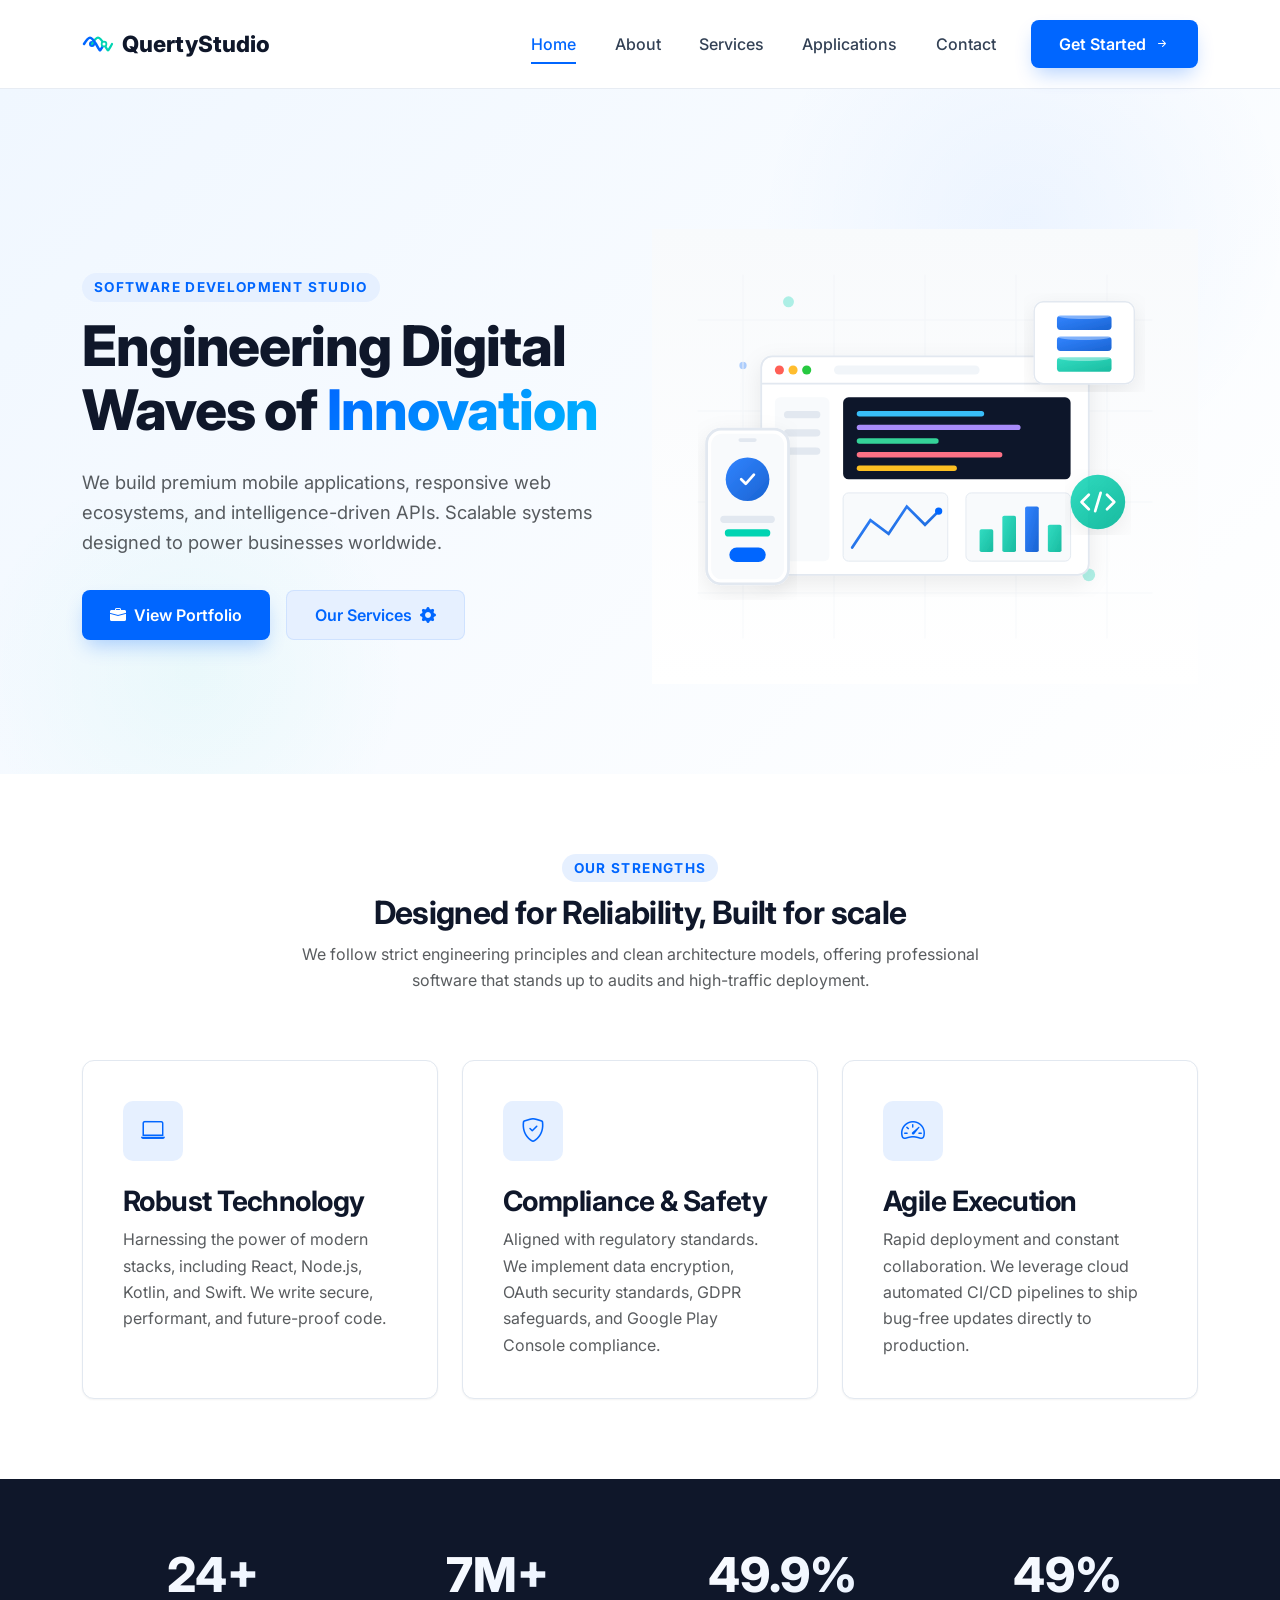
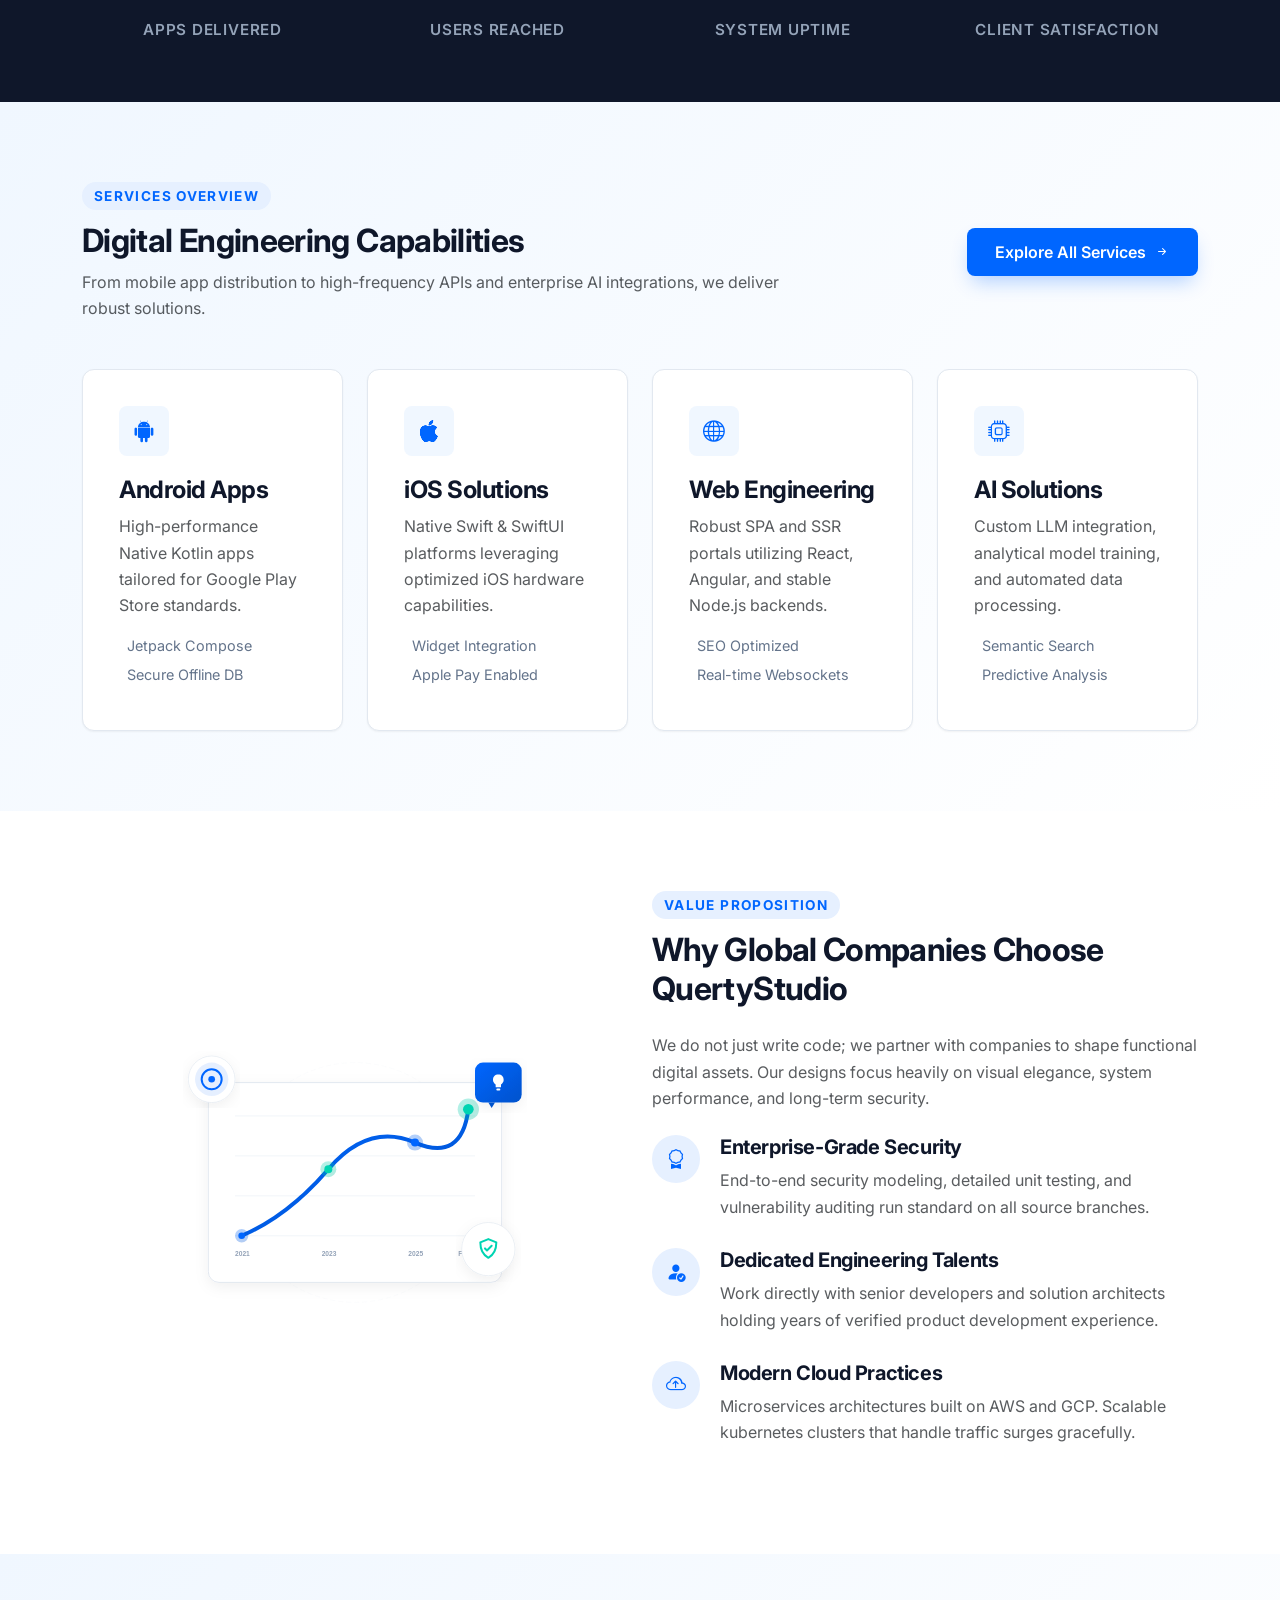
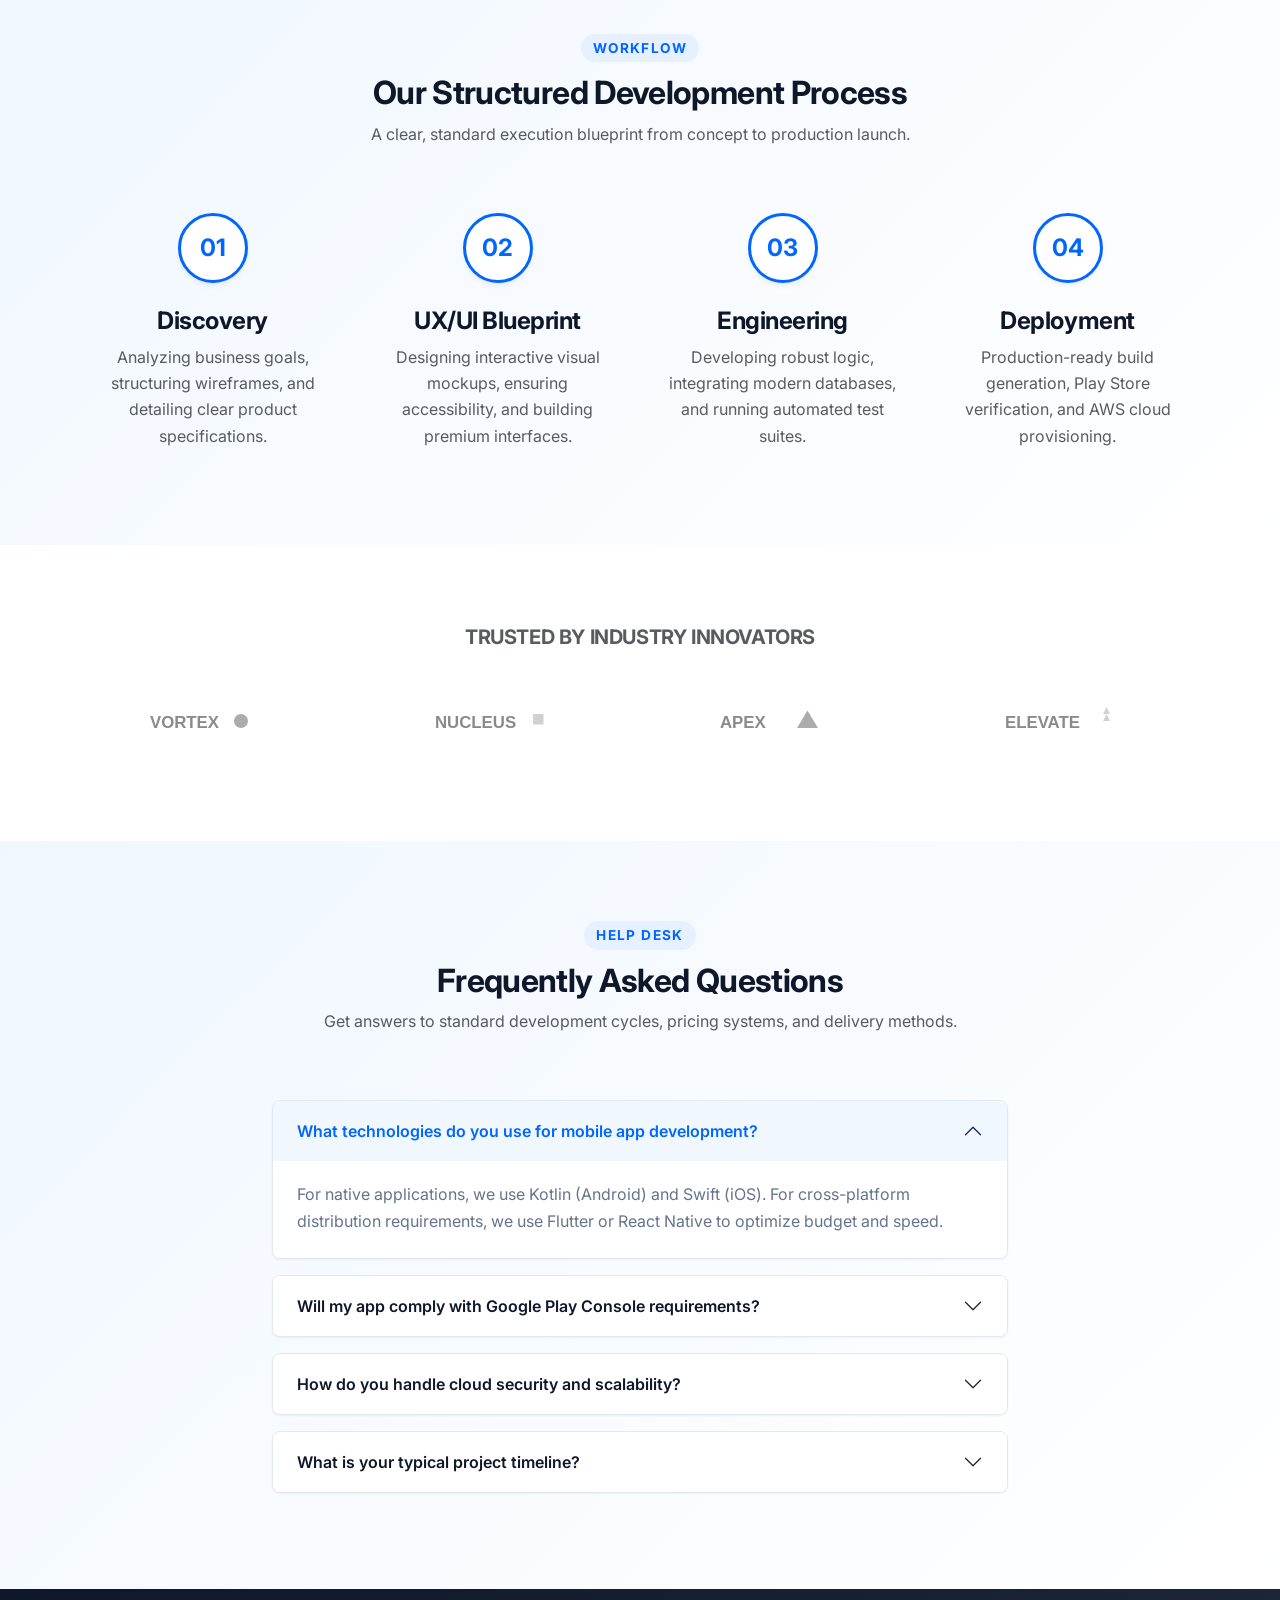
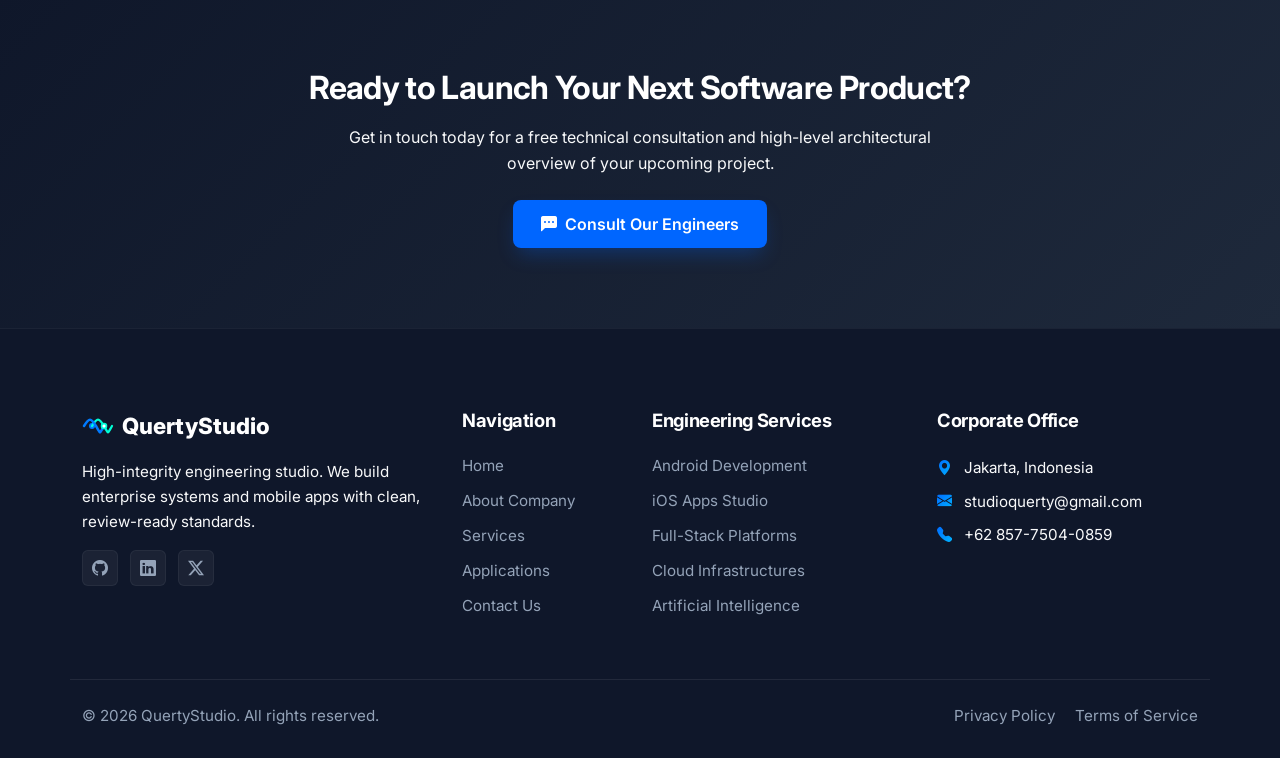
<file: index.html>
<!DOCTYPE html>
<html lang="en">
<head>
  <meta charset="UTF-8">
  <meta name="viewport" content="width=device-width, initial-scale=1.0">
  
  <!-- Primary Meta Tags -->
  <title>QuertyStudio | Premium Mobile App & Web Development Solutions</title>
  <meta name="description" content="QuertyStudio is a professional software development company specializing in Android & iOS apps, scalable cloud platforms, UI/UX design, and AI solutions. Trustworthy and ready for enterprise partnership.">
  <meta name="keywords" content="software development, mobile app development, Android app, iOS app, web development, custom software, UI/UX design, cloud solutions, AI software">
  <meta name="author" content="QuertyStudio">
  <link rel="canonical" href="https://quertystudio.com/index.html">
  
  <!-- Open Graph / Facebook -->
  <meta property="og:type" content="website">
  <meta property="og:url" content="https://quertystudio.com/index.html">
  <meta property="og:title" content="QuertyStudio | Premium Mobile App & Web Development">
  <meta property="og:description" content="Professional software development company delivering premium Android/iOS apps, cloud systems, and AI integration. Trustworthy services for startups and enterprise.">
  <meta property="og:image" content="./assets/images/logo.svg">
  <meta property="og:site_name" content="QuertyStudio">

  <!-- Twitter -->
  <meta name="twitter:card" content="summary_large_image">
  <meta name="twitter:url" content="https://quertystudio.com/index.html">
  <meta name="twitter:title" content="QuertyStudio | Custom Apps & Web Platforms">
  <meta name="twitter:description" content="Professional software engineering services including iOS, Android, web platforms, and custom backend systems.">
  <meta name="twitter:image" content="./assets/images/logo.svg">

  <!-- Favicon -->
  <link rel="icon" type="image/svg+xml" href="./assets/images/logo.svg">
  <link rel="alternate icon" type="image/png" href="./assets/images/favicon-32x32.png">
  <link rel="apple-touch-icon" href="./assets/images/apple-touch-icon.png">

  <!-- Manifest -->
  <link rel="manifest" href="./manifest.json">

  <!-- Fonts & Icon Libraries -->
  <link rel="preconnect" href="https://fonts.googleapis.com">
  <link rel="preconnect" href="https://fonts.gstatic.com" crossorigin>
  <link rel="stylesheet" href="https://cdn.jsdelivr.net/npm/bootstrap@5.3.2/dist/css/bootstrap.min.css">
  <link rel="stylesheet" href="https://cdn.jsdelivr.net/npm/bootstrap-icons@1.11.2/font/bootstrap-icons.min.css">
  
  <!-- Custom Stylesheet -->
  <link rel="stylesheet" href="./assets/css/style.css">

  <!-- Structured Data (JSON-LD Organization) -->
  <script type="application/ld+json">
    {
      "@context": "https://schema.org",
      "@type": "Organization",
      "name": "QuertyStudio",
      "url": "https://quertystudio.com/",
      "logo": "https://quertystudio.com/assets/images/logo.svg",
      "description": "Premium software development company specializing in Android, iOS, enterprise web platforms, cloud, and custom API systems.",
      "contactPoint": {
        "@type": "ContactPoint",
        "telephone": "+6285775040859",
        "contactType": "customer service",
        "email": "studioquerty@gmail.com",
        "areaServed": "ID",
        "availableLanguage": "en"
      },
      "address": {
        "@type": "PostalAddress",
        "streetAddress": "Jakarta",
        "addressLocality": "Jakarta",
        "addressRegion": "DKI Jakarta",
        "postalCode": "10110",
        "addressCountry": "ID"
      },
      "sameAs": [
        "https://github.com/quertystudio",
        "https://linkedin.com/company/quertystudio"
      ]
    }
  </script>
</head>
<body>

  <!-- Navigation Bar -->
  <nav class="navbar navbar-expand-lg navbar-custom sticky-top">
    <div class="container">
      <a class="navbar-brand navbar-brand-custom" href="./index.html">
        <svg viewBox="0 0 512 512" width="32" height="32">
          <circle cx="160" cy="256" r="48" fill="#0066ff" />
          <path d="M 160 256 C 240 120, 272 120, 352 256 C 432 392, 400 392, 480 256" fill="none" stroke="#00d4b2" stroke-width="36" stroke-linecap="round" />
          <path d="M 32 256 C 112 120, 144 120, 224 256 C 304 392, 272 392, 352 256" fill="none" stroke="#0066ff" stroke-width="40" stroke-linecap="round" />
          <circle cx="352" cy="256" r="52" fill="#00d4b2" />
          <circle cx="352" cy="256" r="24" fill="#ffffff" />
        </svg>
        <span>QuertyStudio</span>
      </a>
      
      <button class="navbar-toggler" type="button" data-bs-toggle="collapse" data-bs-target="#mainNavbar" aria-controls="mainNavbar" aria-expanded="false" aria-label="Toggle navigation">
        <div class="hamburger">
          <span></span>
          <span></span>
          <span></span>
        </div>
      </button>
      
      <div class="collapse navbar-collapse" id="mainNavbar">
        <ul class="navbar-nav ms-auto mb-2 mb-lg-0 align-items-center">
          <li class="nav-item">
            <a class="nav-link active" aria-current="page" href="./index.html">Home</a>
          </li>
          <li class="nav-item">
            <a class="nav-link" href="./about.html">About</a>
          </li>
          <li class="nav-item">
            <a class="nav-link" href="./services.html">Services</a>
          </li>
          <li class="nav-item">
            <a class="nav-link" href="./portfolio.html">Applications</a>
          </li>
          <li class="nav-item">
            <a class="nav-link" href="./contact.html">Contact</a>
          </li>
          <li class="nav-item ms-lg-3">
            <a class="btn-primary-custom" href="./contact.html">
              <span>Get Started</span>
              <i class="bi bi-arrow-right-short"></i>
            </a>
          </li>
        </ul>
      </div>
    </div>
  </nav>

  <!-- Hero Section -->
  <header class="hero-section bg-gradient-blue">
    <div class="hero-shape-1"></div>
    <div class="hero-shape-2"></div>
    <div class="container hero-content">
      <div class="row align-items-center">
        <div class="col-lg-6 mb-5 mb-lg-0 text-center text-lg-start animate-on-scroll slide-up">
          <span class="section-tag">Software Development Studio</span>
          <h1 class="hero-title">Engineering Digital Waves of <span class="text-gradient">Innovation</span></h1>
          <p class="hero-lead text-muted">We build premium mobile applications, responsive web ecosystems, and intelligence-driven APIs. Scalable systems designed to power businesses worldwide.</p>
          <div class="d-flex flex-column flex-sm-row justify-content-center justify-content-lg-start gap-3 mt-4">
            <a href="./portfolio.html" class="btn-primary-custom">
              <i class="bi bi-briefcase-fill"></i>
              <span>View Portfolio</span>
            </a>
            <a href="./services.html" class="btn-secondary-custom">
              <span>Our Services</span>
              <i class="bi bi-gear-fill"></i>
            </a>
          </div>
        </div>
        <div class="col-lg-6 text-center animate-on-scroll float-animation">
          <img fetchpriority="high" class="svg-illustration" src="./assets/images/hero-illustration.svg" alt="QuertyStudio software engineering environment illustrating custom applications and database modules">
        </div>
      </div>
    </div>
  </header>

  <!-- Introduction / Features Section -->
  <section class="section-padding" id="features">
    <div class="container">
      <div class="row justify-content-center text-center section-title-wrapper animate-on-scroll">
        <div class="col-lg-8">
          <span class="section-tag">Our Strengths</span>
          <h2>Designed for Reliability, Built for scale</h2>
          <p class="text-muted">We follow strict engineering principles and clean architecture models, offering professional software that stands up to audits and high-traffic deployment.</p>
        </div>
      </div>
      
      <div class="row g-4">
        <!-- Feature 1 -->
        <div class="col-md-4 animate-on-scroll">
          <div class="feature-card">
            <div class="feature-icon-wrapper">
              <i class="bi bi-laptop"></i>
            </div>
            <h3>Robust Technology</h3>
            <p class="text-muted mb-0">Harnessing the power of modern stacks, including React, Node.js, Kotlin, and Swift. We write secure, performant, and future-proof code.</p>
          </div>
        </div>
        <!-- Feature 2 -->
        <div class="col-md-4 animate-on-scroll">
          <div class="feature-card">
            <div class="feature-icon-wrapper">
              <i class="bi bi-shield-check"></i>
            </div>
            <h3>Compliance & Safety</h3>
            <p class="text-muted mb-0">Aligned with regulatory standards. We implement data encryption, OAuth security standards, GDPR safeguards, and Google Play Console compliance.</p>
          </div>
        </div>
        <!-- Feature 3 -->
        <div class="col-md-4 animate-on-scroll">
          <div class="feature-card">
            <div class="feature-icon-wrapper">
              <i class="bi bi-speedometer2"></i>
            </div>
            <h3>Agile Execution</h3>
            <p class="text-muted mb-0">Rapid deployment and constant collaboration. We leverage cloud automated CI/CD pipelines to ship bug-free updates directly to production.</p>
          </div>
        </div>
      </div>
    </div>
  </section>

  <!-- Statistics Counters Section -->
  <section class="stats-section">
    <div class="container">
      <div class="row g-4">
        <div class="col-6 col-lg-3">
          <div class="stat-item">
            <div class="stat-number" data-target="50" data-suffix="+">0</div>
            <div class="stat-label">Apps Delivered</div>
          </div>
        </div>
        <div class="col-6 col-lg-3">
          <div class="stat-item">
            <div class="stat-number" data-target="15" data-suffix="M+">0</div>
            <div class="stat-label">Users Reached</div>
          </div>
        </div>
        <div class="col-6 col-lg-3">
          <div class="stat-item">
            <div class="stat-number" data-target="99" data-suffix=".9%">0</div>
            <div class="stat-label">System Uptime</div>
          </div>
        </div>
        <div class="col-6 col-lg-3">
          <div class="stat-item">
            <div class="stat-number" data-target="100" data-suffix="%">0</div>
            <div class="stat-label">Client Satisfaction</div>
          </div>
        </div>
      </div>
    </div>
  </section>

  <!-- Services Preview Section -->
  <section class="section-padding bg-gradient-blue" id="services">
    <div class="container">
      <div class="row align-items-center mb-5 animate-on-scroll">
        <div class="col-lg-8 text-center text-lg-start">
          <span class="section-tag">Services Overview</span>
          <h2>Digital Engineering Capabilities</h2>
          <p class="text-muted mb-0">From mobile app distribution to high-frequency APIs and enterprise AI integrations, we deliver robust solutions.</p>
        </div>
        <div class="col-lg-4 text-center text-lg-end mt-4 mt-lg-0">
          <a href="./services.html" class="btn-primary-custom">
            <span>Explore All Services</span>
            <i class="bi bi-arrow-right-short"></i>
          </a>
        </div>
      </div>

      <div class="row g-4">
        <!-- Service Card 1 -->
        <div class="col-md-6 col-lg-3 animate-on-scroll">
          <div class="service-card">
            <div class="service-icon-box">
              <i class="bi bi-android2"></i>
            </div>
            <h4>Android Apps</h4>
            <p class="text-muted">High-performance Native Kotlin apps tailored for Google Play Store standards.</p>
            <ul class="service-features-list">
              <li><i class="bi bi-check-short"></i> Jetpack Compose</li>
              <li><i class="bi bi-check-short"></i> Secure Offline DB</li>
            </ul>
          </div>
        </div>
        <!-- Service Card 2 -->
        <div class="col-md-6 col-lg-3 animate-on-scroll">
          <div class="service-card">
            <div class="service-icon-box">
              <i class="bi bi-apple"></i>
            </div>
            <h4>iOS Solutions</h4>
            <p class="text-muted">Native Swift & SwiftUI platforms leveraging optimized iOS hardware capabilities.</p>
            <ul class="service-features-list">
              <li><i class="bi bi-check-short"></i> Widget Integration</li>
              <li><i class="bi bi-check-short"></i> Apple Pay Enabled</li>
            </ul>
          </div>
        </div>
        <!-- Service Card 3 -->
        <div class="col-md-6 col-lg-3 animate-on-scroll">
          <div class="service-card">
            <div class="service-icon-box">
              <i class="bi bi-globe"></i>
            </div>
            <h4>Web Engineering</h4>
            <p class="text-muted">Robust SPA and SSR portals utilizing React, Angular, and stable Node.js backends.</p>
            <ul class="service-features-list">
              <li><i class="bi bi-check-short"></i> SEO Optimized</li>
              <li><i class="bi bi-check-short"></i> Real-time Websockets</li>
            </ul>
          </div>
        </div>
        <!-- Service Card 4 -->
        <div class="col-md-6 col-lg-3 animate-on-scroll">
          <div class="service-card">
            <div class="service-icon-box">
              <i class="bi bi-cpu"></i>
            </div>
            <h4>AI Solutions</h4>
            <p class="text-muted">Custom LLM integration, analytical model training, and automated data processing.</p>
            <ul class="service-features-list">
              <li><i class="bi bi-check-short"></i> Semantic Search</li>
              <li><i class="bi bi-check-short"></i> Predictive Analysis</li>
            </ul>
          </div>
        </div>
      </div>
    </div>
  </section>

  <!-- Why Choose Us -->
  <section class="section-padding">
    <div class="container">
      <div class="row align-items-center">
        <div class="col-lg-6 mb-5 mb-lg-0 text-center animate-on-scroll">
          <img loading="lazy" class="svg-illustration svg-illustration-small" src="./assets/images/about-illustration.svg" alt="Timeline and growth diagram showing enterprise statistics and achievements">
        </div>
        <div class="col-lg-6 animate-on-scroll">
          <span class="section-tag">Value Proposition</span>
          <h2 class="mb-4">Why Global Companies Choose QuertyStudio</h2>
          <p class="text-muted mb-4">We do not just write code; we partner with companies to shape functional digital assets. Our designs focus heavily on visual elegance, system performance, and long-term security.</p>
          
          <div class="why-choose-item">
            <div class="why-choose-icon">
              <i class="bi bi-award"></i>
            </div>
            <div>
              <h5>Enterprise-Grade Security</h5>
              <p class="text-muted mb-0">End-to-end security modeling, detailed unit testing, and vulnerability auditing run standard on all source branches.</p>
            </div>
          </div>
          
          <div class="why-choose-item">
            <div class="why-choose-icon">
              <i class="bi bi-person-fill-check"></i>
            </div>
            <div>
              <h5>Dedicated Engineering Talents</h5>
              <p class="text-muted mb-0">Work directly with senior developers and solution architects holding years of verified product development experience.</p>
            </div>
          </div>
          
          <div class="why-choose-item">
            <div class="why-choose-icon">
              <i class="bi bi-cloud-arrow-up"></i>
            </div>
            <div>
              <h5>Modern Cloud Practices</h5>
              <p class="text-muted mb-0">Microservices architectures built on AWS and GCP. Scalable kubernetes clusters that handle traffic surges gracefully.</p>
            </div>
          </div>
        </div>
      </div>
    </div>
  </section>

  <!-- Development Process -->
  <section class="section-padding bg-gradient-blue" id="process">
    <div class="container">
      <div class="row justify-content-center text-center section-title-wrapper animate-on-scroll">
        <div class="col-lg-8">
          <span class="section-tag">Workflow</span>
          <h2>Our Structured Development Process</h2>
          <p class="text-muted">A clear, standard execution blueprint from concept to production launch.</p>
        </div>
      </div>
      
      <div class="row g-4">
        <!-- Step 1 -->
        <div class="col-lg-3 col-md-6 animate-on-scroll">
          <div class="process-step">
            <div class="process-number-wrapper">
              <div class="process-number">01</div>
            </div>
            <h4>Discovery</h4>
            <p class="text-muted">Analyzing business goals, structuring wireframes, and detailing clear product specifications.</p>
          </div>
        </div>
        <!-- Step 2 -->
        <div class="col-lg-3 col-md-6 animate-on-scroll">
          <div class="process-step">
            <div class="process-number-wrapper">
              <div class="process-number">02</div>
            </div>
            <h4>UX/UI Blueprint</h4>
            <p class="text-muted">Designing interactive visual mockups, ensuring accessibility, and building premium interfaces.</p>
          </div>
        </div>
        <!-- Step 3 -->
        <div class="col-lg-3 col-md-6 animate-on-scroll">
          <div class="process-step">
            <div class="process-number-wrapper">
              <div class="process-number">03</div>
            </div>
            <h4>Engineering</h4>
            <p class="text-muted">Developing robust logic, integrating modern databases, and running automated test suites.</p>
          </div>
        </div>
        <!-- Step 4 -->
        <div class="col-lg-3 col-md-6 animate-on-scroll">
          <div class="process-step">
            <div class="process-number-wrapper">
              <div class="process-number">04</div>
            </div>
            <h4>Deployment</h4>
            <p class="text-muted">Production-ready build generation, Play Store verification, and AWS cloud provisioning.</p>
          </div>
        </div>
      </div>
    </div>
  </section>

  <!-- Client Trust Logo Section -->
  <section class="section-padding" id="partners">
    <div class="container">
      <div class="row justify-content-center text-center mb-4 animate-on-scroll">
        <div class="col-lg-6">
          <h3 class="fs-5 text-muted text-uppercase tracking-wider">Trusted by Industry Innovators</h3>
        </div>
      </div>
      <div class="row row-cols-2 row-cols-md-4 g-4 align-items-center justify-content-center text-center animate-on-scroll">
        <!-- Logo 1 (Mock SVG Tech Logo) -->
        <div class="col brand-logo-item">
          <svg viewBox="0 0 200 60" width="140" height="42">
            <text x="10" y="40" font-family="sans-serif" font-size="24" font-weight="900" fill="#0f172a">VORTEX</text>
            <circle cx="140" cy="30" r="10" fill="#0066ff" />
          </svg>
        </div>
        <!-- Logo 2 -->
        <div class="col brand-logo-item">
          <svg viewBox="0 0 200 60" width="140" height="42">
            <text x="10" y="40" font-family="sans-serif" font-size="24" font-weight="900" fill="#0f172a">NUCLEUS</text>
            <rect x="150" y="20" width="15" height="15" fill="#00d4b2" />
          </svg>
        </div>
        <!-- Logo 3 -->
        <div class="col brand-logo-item">
          <svg viewBox="0 0 200 60" width="140" height="42">
            <text x="10" y="40" font-family="sans-serif" font-size="24" font-weight="900" fill="#0f172a">APEX</text>
            <polygon points="120,40 135,15 150,40" fill="#0066ff" />
          </svg>
        </div>
        <!-- Logo 4 -->
        <div class="col brand-logo-item">
          <svg viewBox="0 0 200 60" width="140" height="42">
            <text x="10" y="40" font-family="sans-serif" font-size="24" font-weight="900" fill="#0f172a">ELEVATE</text>
            <path d="M 150,20 L 160,20 L 155,10 Z M 150,30 L 160,30 L 155,20 Z" fill="#00d4b2" />
          </svg>
        </div>
      </div>
    </div>
  </section>

  <!-- FAQ Accordion -->
  <section class="section-padding bg-gradient-blue" id="faq">
    <div class="container">
      <div class="row justify-content-center text-center section-title-wrapper animate-on-scroll">
        <div class="col-lg-8">
          <span class="section-tag">Help Desk</span>
          <h2>Frequently Asked Questions</h2>
          <p class="text-muted">Get answers to standard development cycles, pricing systems, and delivery methods.</p>
        </div>
      </div>
      
      <div class="row justify-content-center animate-on-scroll">
        <div class="col-lg-8">
          <div class="accordion accordion-custom" id="faqAccordion">
            <!-- FAQ 1 -->
            <div class="accordion-item">
              <h2 class="accordion-header">
                <button class="accordion-button" type="button" data-bs-toggle="collapse" data-bs-target="#faq-1" aria-expanded="true" aria-controls="faq-1">
                  What technologies do you use for mobile app development?
                </button>
              </h2>
              <div id="faq-1" class="accordion-collapse collapse show" data-bs-parent="#faqAccordion">
                <div class="accordion-body">
                  For native applications, we use Kotlin (Android) and Swift (iOS). For cross-platform distribution requirements, we use Flutter or React Native to optimize budget and speed.
                </div>
              </div>
            </div>
            <!-- FAQ 2 -->
            <div class="accordion-item">
              <h2 class="accordion-header">
                <button class="accordion-button collapsed" type="button" data-bs-toggle="collapse" data-bs-target="#faq-2" aria-expanded="false" aria-controls="faq-2">
                  Will my app comply with Google Play Console requirements?
                </button>
              </h2>
              <div id="faq-2" class="accordion-collapse collapse" data-bs-parent="#faqAccordion">
                <div class="accordion-body">
                  Yes, absolutely. We design all mobile apps following Google Play Developer Program Policies. We provide all necessary technical legal docs, including a secure Privacy Policy and clear terms, required during developer account organization verification.
                </div>
              </div>
            </div>
            <!-- FAQ 3 -->
            <div class="accordion-item">
              <h2 class="accordion-header">
                <button class="accordion-button collapsed" type="button" data-bs-toggle="collapse" data-bs-target="#faq-3" aria-expanded="false" aria-controls="faq-3">
                  How do you handle cloud security and scalability?
                </button>
              </h2>
              <div id="faq-3" class="accordion-collapse collapse" data-bs-parent="#faqAccordion">
                <div class="accordion-body">
                  We deploy microservices architectures inside Docker containers managed by Kubernetes on AWS/GCP. We enforce strict IAM policies, SSH-key access control, database encryption-at-rest, and SSL transit protections.
                </div>
              </div>
            </div>
            <!-- FAQ 4 -->
            <div class="accordion-item">
              <h2 class="accordion-header">
                <button class="accordion-button collapsed" type="button" data-bs-toggle="collapse" data-bs-target="#faq-4" aria-expanded="false" aria-controls="faq-4">
                  What is your typical project timeline?
                </button>
              </h2>
              <div id="faq-4" class="accordion-collapse collapse" data-bs-parent="#faqAccordion">
                <div class="accordion-body">
                  Depending on complexity, standard custom apps take 8 to 16 weeks. A dedicated project manager provides weekly updates, staging builds, and milestone tracking dashboards.
                </div>
              </div>
            </div>
          </div>
        </div>
      </div>
    </div>
  </section>

  <!-- Contact CTA -->
  <section class="section-padding bg-gradient-dark text-white text-center position-relative">
    <div class="container animate-on-scroll">
      <h2 class="text-white mb-3">Ready to Launch Your Next Software Product?</h2>
      <p class="text-light mb-4 mx-auto" style="max-width: 600px;">Get in touch today for a free technical consultation and high-level architectural overview of your upcoming project.</p>
      <a href="./contact.html" class="btn-primary-custom">
        <i class="bi bi-chat-left-dots-fill"></i>
        <span>Consult Our Engineers</span>
      </a>
    </div>
  </section>

  <!-- Footer -->
  <footer class="footer">
    <div class="container">
      <div class="row g-4">
        <!-- Col 1 -->
        <div class="col-lg-4 col-md-6">
          <a class="navbar-brand-custom text-white mb-3" href="./index.html" style="color:#fff !important;">
            <svg viewBox="0 0 512 512" width="32" height="32" style="filter: brightness(1.2);">
              <circle cx="160" cy="256" r="48" fill="#0066ff" />
              <path d="M 160 256 C 240 120, 272 120, 352 256 C 432 392, 400 392, 480 256" fill="none" stroke="#00d4b2" stroke-width="36" stroke-linecap="round" />
              <path d="M 32 256 C 112 120, 144 120, 224 256 C 304 392, 272 392, 352 256" fill="none" stroke="#0066ff" stroke-width="40" stroke-linecap="round" />
              <circle cx="352" cy="256" r="52" fill="#00d4b2" />
              <circle cx="352" cy="256" r="24" fill="#ffffff" />
            </svg>
            <span class="text-white">QuertyStudio</span>
          </a>
          <p class="text-light mt-3">High-integrity engineering studio. We build enterprise systems and mobile apps with clean, review-ready standards.</p>
          <div class="social-links mt-3">
            <a href="https://github.com/quertystudio" target="_blank" rel="noopener" class="social-link-btn" aria-label="GitHub Page"><i class="bi bi-github"></i></a>
            <a href="https://linkedin.com/company/quertystudio" target="_blank" rel="noopener" class="social-link-btn" aria-label="LinkedIn Page"><i class="bi bi-linkedin"></i></a>
            <a href="https://twitter.com/quertystudio" target="_blank" rel="noopener" class="social-link-btn" aria-label="Twitter Account"><i class="bi bi-twitter-x"></i></a>
          </div>
        </div>
        <!-- Col 2 -->
        <div class="col-lg-2 col-md-6">
          <h4 class="footer-title">Navigation</h4>
          <ul class="footer-links">
            <li><a href="./index.html">Home</a></li>
            <li><a href="./about.html">About Company</a></li>
            <li><a href="./services.html">Services</a></li>
            <li><a href="./portfolio.html">Applications</a></li>
            <li><a href="./contact.html">Contact Us</a></li>
          </ul>
        </div>
        <!-- Col 3 -->
        <div class="col-lg-3 col-md-6">
          <h4 class="footer-title">Engineering Services</h4>
          <ul class="footer-links">
            <li><a href="./services.html">Android Development</a></li>
            <li><a href="./services.html">iOS Apps Studio</a></li>
            <li><a href="./services.html">Full-Stack Platforms</a></li>
            <li><a href="./services.html">Cloud Infrastructures</a></li>
            <li><a href="./services.html">Artificial Intelligence</a></li>
          </ul>
        </div>
        <!-- Col 4 -->
        <div class="col-lg-3 col-md-6">
          <h4 class="footer-title">Corporate Office</h4>
          <p class="text-light mb-2"><i class="bi bi-geo-alt-fill text-gradient me-2"></i> Jakarta, Indonesia</p>
          <p class="text-light mb-2"><i class="bi bi-envelope-fill text-gradient me-2"></i> studioquerty@gmail.com</p>
          <p class="text-light"><i class="bi bi-telephone-fill text-gradient me-2"></i> +62 857-7504-0859</p>
        </div>
      </div>
      
      <!-- Footer Bottom -->
      <div class="row footer-bottom">
        <div class="col-md-6 text-center text-md-start mb-3 mb-md-0">
          <span>&copy; 2026 QuertyStudio. All rights reserved.</span>
        </div>
        <div class="col-md-6 text-center text-md-end">
          <a href="./privacy-policy.html" class="me-3">Privacy Policy</a>
          <a href="./terms-of-service.html">Terms of Service</a>
        </div>
      </div>
    </div>
  </footer>

  <!-- Scroll to Top -->
  <button class="back-to-top" aria-label="Scroll to top">
    <i class="bi bi-chevron-up"></i>
  </button>

  <!-- JS Dependencies -->
  <script src="https://cdn.jsdelivr.net/npm/bootstrap@5.3.2/dist/js/bootstrap.bundle.min.js"></script>
  <script src="./assets/js/main.js"></script>
</body>
</html>
</file>
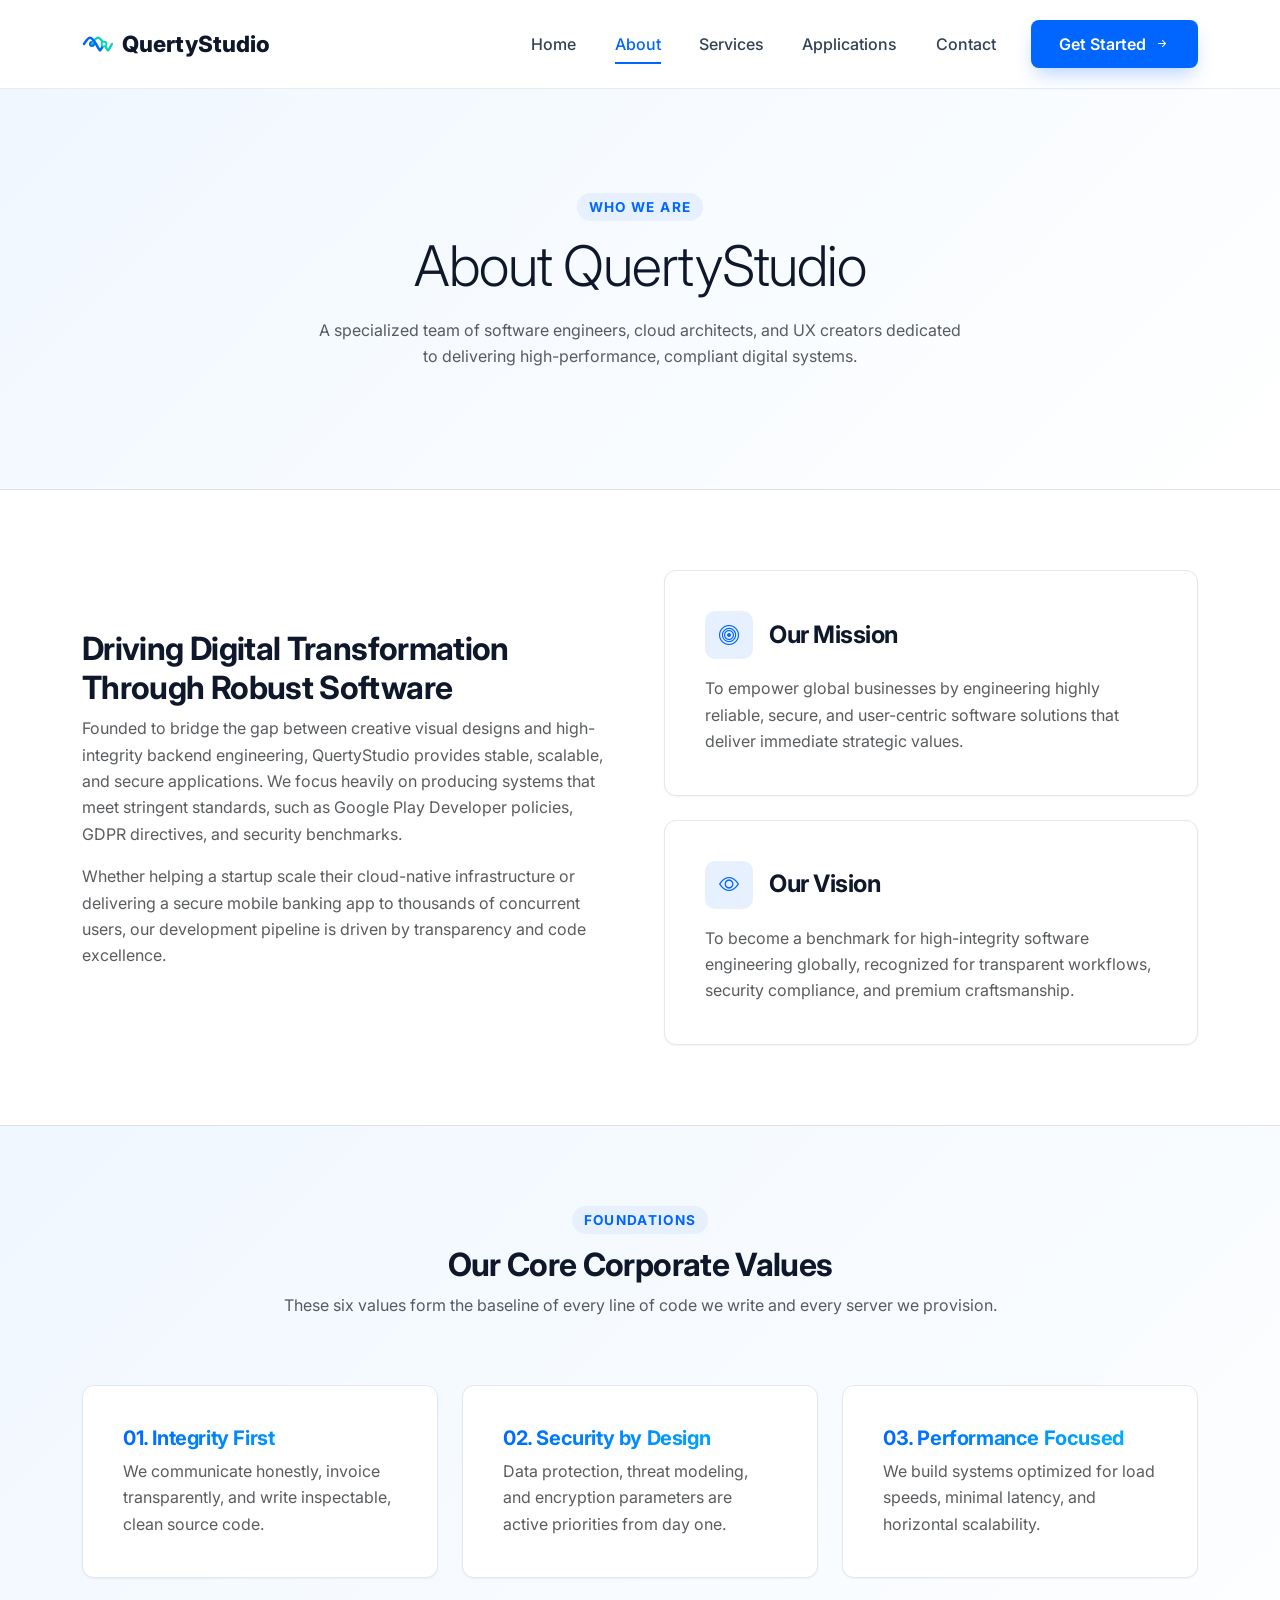
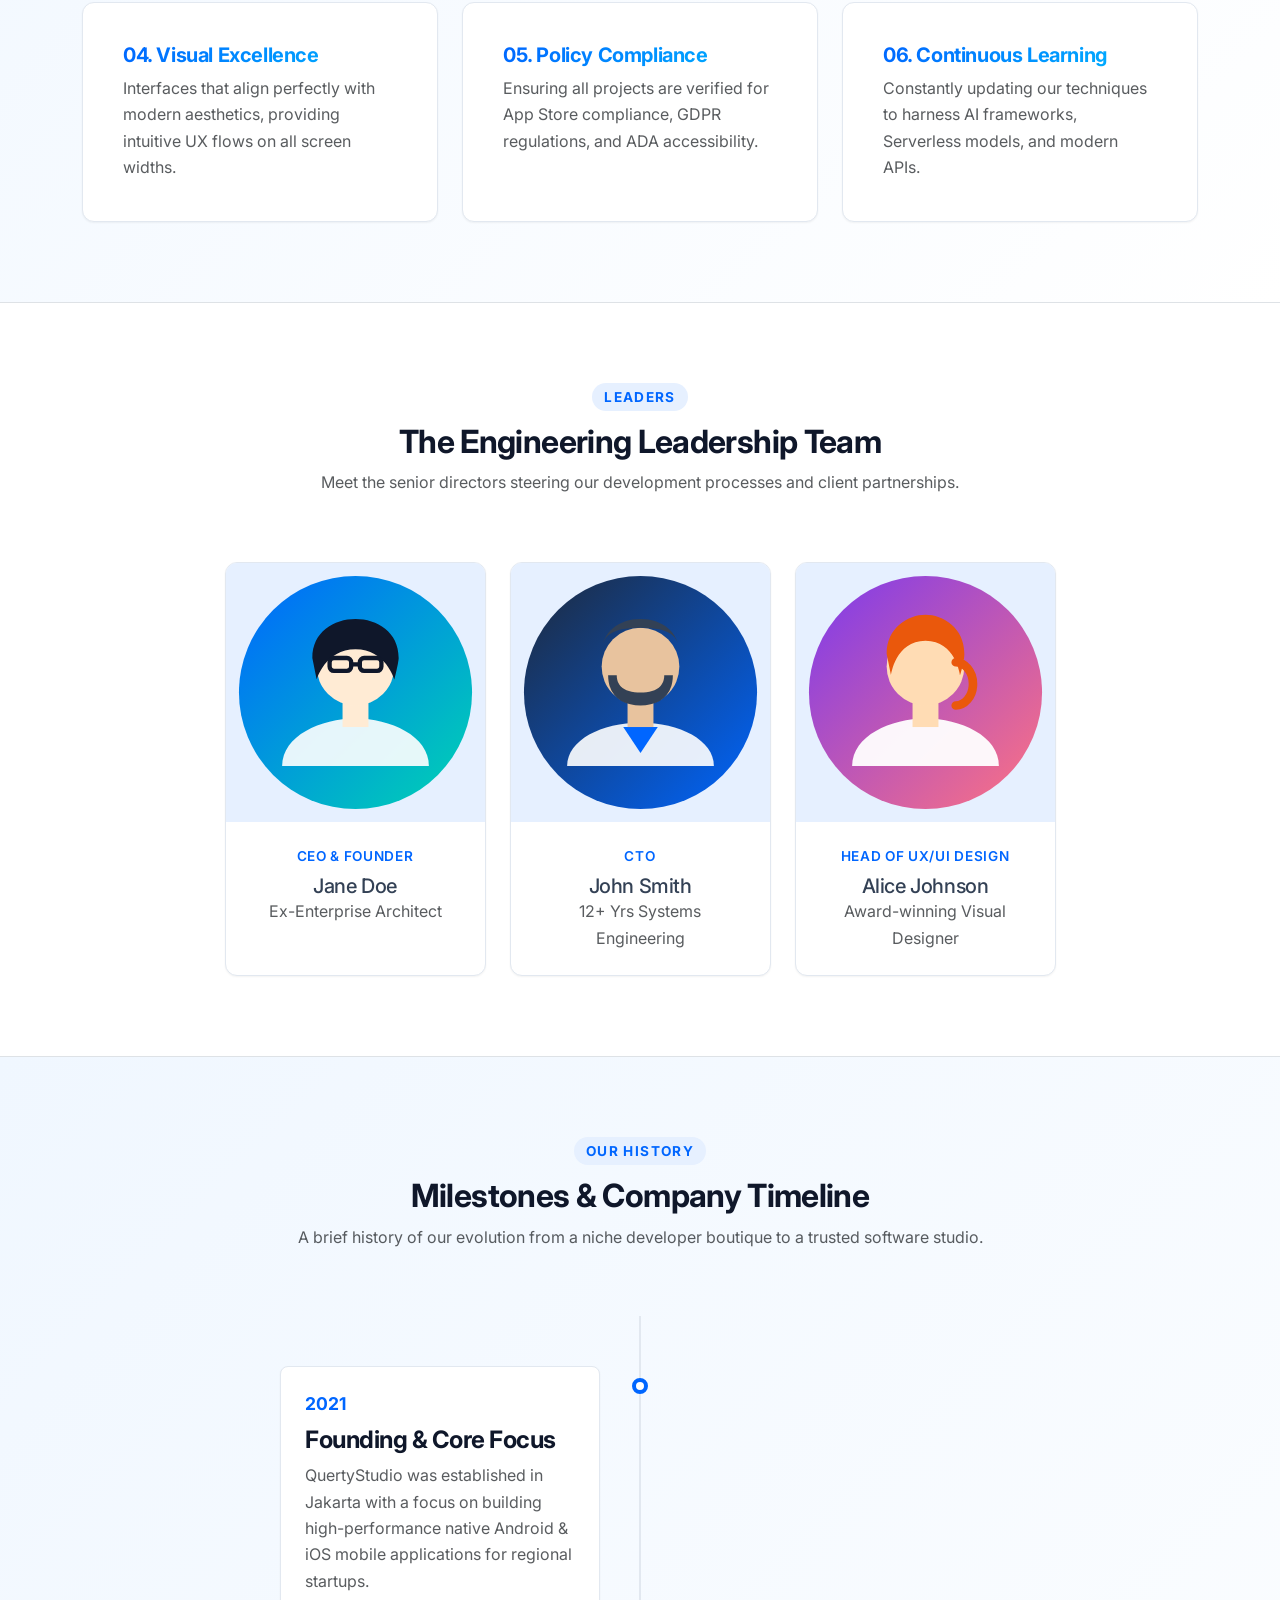
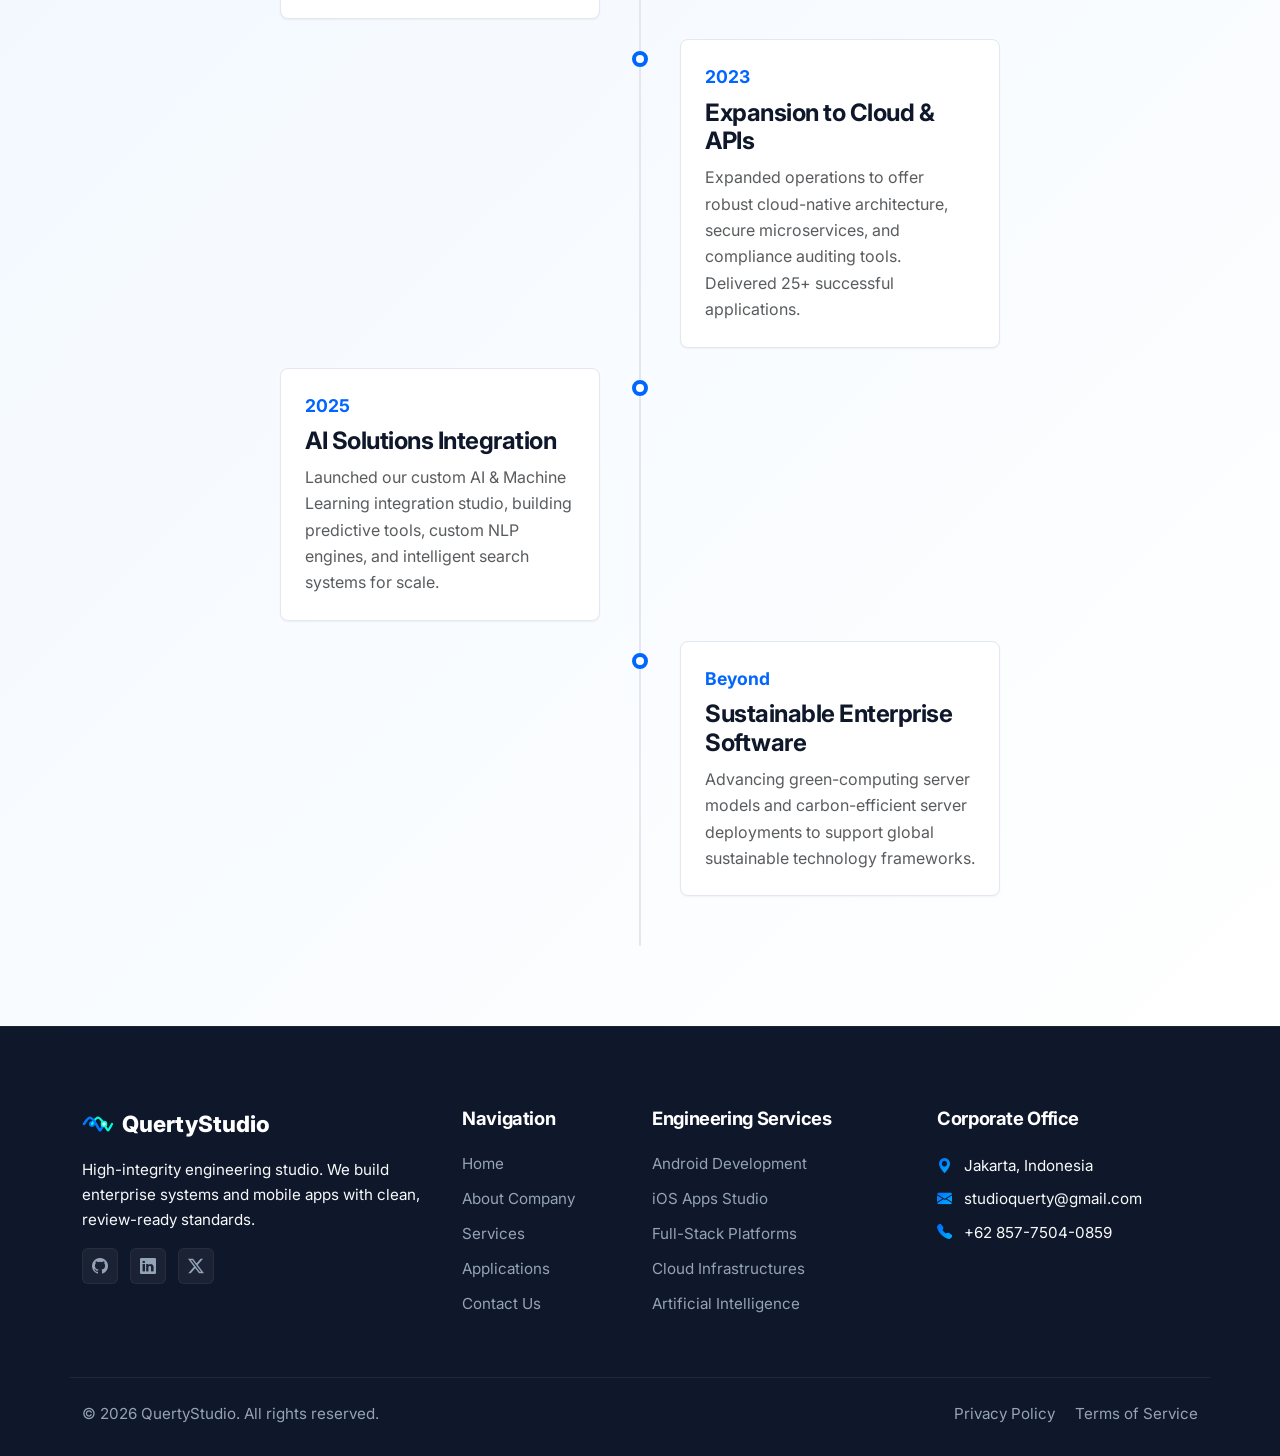
<file: about.html>
<!DOCTYPE html>
<html lang="en">
<head>
  <meta charset="UTF-8">
  <meta name="viewport" content="width=device-width, initial-scale=1.0">
  
  <!-- Primary Meta Tags -->
  <title>About Us | QuertyStudio Company Profile</title>
  <meta name="description" content="Discover QuertyStudio's mission, vision, and core corporate values. Learn about our leadership team and explore the timeline of our software engineering achievements.">
  <meta name="keywords" content="about software company, software developers team, mission vision values, company timeline, mobile app development team">
  <meta name="author" content="QuertyStudio">
  <link rel="canonical" href="https://quertystudio.com/about.html">
  
  <!-- Open Graph / Facebook -->
  <meta property="og:type" content="website">
  <meta property="og:url" content="https://quertystudio.com/about.html">
  <meta property="og:title" content="About Us | QuertyStudio Company Profile">
  <meta property="og:description" content="Discover the team, history, and core architectural principles powering QuertyStudio.">
  <meta property="og:image" content="./assets/images/logo.svg">
  <meta property="og:site_name" content="QuertyStudio">

  <!-- Twitter -->
  <meta name="twitter:card" content="summary_large_image">
  <meta name="twitter:url" content="https://quertystudio.com/about.html">
  <meta name="twitter:title" content="About Us | QuertyStudio Company Profile">
  <meta name="twitter:description" content="Read our company mission, core values, timeline, and meet the leadership team behind QuertyStudio.">
  <meta name="twitter:image" content="./assets/images/logo.svg">

  <!-- Favicon -->
  <link rel="icon" type="image/svg+xml" href="./assets/images/logo.svg">
  <link rel="alternate icon" type="image/png" href="./assets/images/favicon-32x32.png">
  <link rel="apple-touch-icon" href="./assets/images/apple-touch-icon.png">

  <!-- Manifest -->
  <link rel="manifest" href="./manifest.json">

  <!-- Fonts & Icon Libraries -->
  <link rel="preconnect" href="https://fonts.googleapis.com">
  <link rel="preconnect" href="https://fonts.gstatic.com" crossorigin>
  <link rel="stylesheet" href="https://cdn.jsdelivr.net/npm/bootstrap@5.3.2/dist/css/bootstrap.min.css">
  <link rel="stylesheet" href="https://cdn.jsdelivr.net/npm/bootstrap-icons@1.11.2/font/bootstrap-icons.min.css">
  
  <!-- Custom Stylesheet -->
  <link rel="stylesheet" href="./assets/css/style.css">
</head>
<body>

  <!-- Navigation Bar -->
  <nav class="navbar navbar-expand-lg navbar-custom sticky-top">
    <div class="container">
      <a class="navbar-brand navbar-brand-custom" href="./index.html">
        <svg viewBox="0 0 512 512" width="32" height="32">
          <circle cx="160" cy="256" r="48" fill="#0066ff" />
          <path d="M 160 256 C 240 120, 272 120, 352 256 C 432 392, 400 392, 480 256" fill="none" stroke="#00d4b2" stroke-width="36" stroke-linecap="round" />
          <path d="M 32 256 C 112 120, 144 120, 224 256 C 304 392, 272 392, 352 256" fill="none" stroke="#0066ff" stroke-width="40" stroke-linecap="round" />
          <circle cx="352" cy="256" r="52" fill="#00d4b2" />
          <circle cx="352" cy="256" r="24" fill="#ffffff" />
        </svg>
        <span>QuertyStudio</span>
      </a>
      
      <button class="navbar-toggler" type="button" data-bs-toggle="collapse" data-bs-target="#mainNavbar" aria-controls="mainNavbar" aria-expanded="false" aria-label="Toggle navigation">
        <div class="hamburger">
          <span></span>
          <span></span>
          <span></span>
        </div>
      </button>
      
      <div class="collapse navbar-collapse" id="mainNavbar">
        <ul class="navbar-nav ms-auto mb-2 mb-lg-0 align-items-center">
          <li class="nav-item">
            <a class="nav-link" href="./index.html">Home</a>
          </li>
          <li class="nav-item">
            <a class="nav-link active" aria-current="page" href="./about.html">About</a>
          </li>
          <li class="nav-item">
            <a class="nav-link" href="./services.html">Services</a>
          </li>
          <li class="nav-item">
            <a class="nav-link" href="./portfolio.html">Applications</a>
          </li>
          <li class="nav-item">
            <a class="nav-link" href="./contact.html">Contact</a>
          </li>
          <li class="nav-item ms-lg-3">
            <a class="btn-primary-custom" href="./contact.html">
              <span>Get Started</span>
              <i class="bi bi-arrow-right-short"></i>
            </a>
          </li>
        </ul>
      </div>
    </div>
  </nav>

  <!-- Header Page Intro -->
  <section class="section-padding bg-gradient-blue border-bottom">
    <div class="container text-center py-4">
      <span class="section-tag">Who We Are</span>
      <h1 class="display-4 font-weight-extrabold mb-3">About QuertyStudio</h1>
      <p class="text-muted mx-auto" style="max-width: 650px;">A specialized team of software engineers, cloud architects, and UX creators dedicated to delivering high-performance, compliant digital systems.</p>
    </div>
  </section>

  <!-- Company Overview & Mission/Vision -->
  <section class="section-padding">
    <div class="container">
      <div class="row align-items-center g-5">
        <div class="col-lg-6 animate-on-scroll">
          <h2>Driving Digital Transformation Through Robust Software</h2>
          <p class="text-muted">Founded to bridge the gap between creative visual designs and high-integrity backend engineering, QuertyStudio provides stable, scalable, and secure applications. We focus heavily on producing systems that meet stringent standards, such as Google Play Developer policies, GDPR directives, and security benchmarks.</p>
          <p class="text-muted">Whether helping a startup scale their cloud-native infrastructure or delivering a secure mobile banking app to thousands of concurrent users, our development pipeline is driven by transparency and code excellence.</p>
        </div>
        <div class="col-lg-6 animate-on-scroll">
          <div class="row g-4">
            <!-- Mission Card -->
            <div class="col-12">
              <div class="feature-card">
                <div class="d-flex align-items-center gap-3 mb-3">
                  <div class="feature-icon-wrapper mb-0" style="width: 48px; height: 48px; font-size: 1.25rem;">
                    <i class="bi bi-bullseye"></i>
                  </div>
                  <h4 class="mb-0">Our Mission</h4>
                </div>
                <p class="text-muted mb-0">To empower global businesses by engineering highly reliable, secure, and user-centric software solutions that deliver immediate strategic values.</p>
              </div>
            </div>
            <!-- Vision Card -->
            <div class="col-12">
              <div class="feature-card">
                <div class="d-flex align-items-center gap-3 mb-3">
                  <div class="feature-icon-wrapper mb-0" style="width: 48px; height: 48px; font-size: 1.25rem; background-color: var(--primary-light); color: var(--primary);">
                    <i class="bi bi-eye"></i>
                  </div>
                  <h4 class="mb-0">Our Vision</h4>
                </div>
                <p class="text-muted mb-0">To become a benchmark for high-integrity software engineering globally, recognized for transparent workflows, security compliance, and premium craftsmanship.</p>
              </div>
            </div>
          </div>
        </div>
      </div>
    </div>
  </section>

  <!-- Core Values -->
  <section class="section-padding bg-gradient-blue border-top border-bottom">
    <div class="container">
      <div class="row justify-content-center text-center section-title-wrapper animate-on-scroll">
        <div class="col-lg-8">
          <span class="section-tag">Foundations</span>
          <h2>Our Core Corporate Values</h2>
          <p class="text-muted">These six values form the baseline of every line of code we write and every server we provision.</p>
        </div>
      </div>
      
      <div class="row g-4">
        <!-- Value 1 -->
        <div class="col-md-4 animate-on-scroll">
          <div class="feature-card">
            <h5 class="text-gradient mb-2">01. Integrity First</h5>
            <p class="text-muted mb-0">We communicate honestly, invoice transparently, and write inspectable, clean source code.</p>
          </div>
        </div>
        <!-- Value 2 -->
        <div class="col-md-4 animate-on-scroll">
          <div class="feature-card">
            <h5 class="text-gradient mb-2">02. Security by Design</h5>
            <p class="text-muted mb-0">Data protection, threat modeling, and encryption parameters are active priorities from day one.</p>
          </div>
        </div>
        <!-- Value 3 -->
        <div class="col-md-4 animate-on-scroll">
          <div class="feature-card">
            <h5 class="text-gradient mb-2">03. Performance Focused</h5>
            <p class="text-muted mb-0">We build systems optimized for load speeds, minimal latency, and horizontal scalability.</p>
          </div>
        </div>
        <!-- Value 4 -->
        <div class="col-md-4 animate-on-scroll">
          <div class="feature-card">
            <h5 class="text-gradient mb-2">04. Visual Excellence</h5>
            <p class="text-muted mb-0">Interfaces that align perfectly with modern aesthetics, providing intuitive UX flows on all screen widths.</p>
          </div>
        </div>
        <!-- Value 5 -->
        <div class="col-md-4 animate-on-scroll">
          <div class="feature-card">
            <h5 class="text-gradient mb-2">05. Policy Compliance</h5>
            <p class="text-muted mb-0">Ensuring all projects are verified for App Store compliance, GDPR regulations, and ADA accessibility.</p>
          </div>
        </div>
        <!-- Value 6 -->
        <div class="col-md-4 animate-on-scroll">
          <div class="feature-card">
            <h5 class="text-gradient mb-2">06. Continuous Learning</h5>
            <p class="text-muted mb-0">Constantly updating our techniques to harness AI frameworks, Serverless models, and modern APIs.</p>
          </div>
        </div>
      </div>
    </div>
  </section>

  <!-- Leadership Team -->
  <section class="section-padding" id="team">
    <div class="container">
      <div class="row justify-content-center text-center section-title-wrapper animate-on-scroll">
        <div class="col-lg-8">
          <span class="section-tag">Leaders</span>
          <h2>The Engineering Leadership Team</h2>
          <p class="text-muted">Meet the senior directors steering our development processes and client partnerships.</p>
        </div>
      </div>
      
      <div class="row g-4 justify-content-center">
        <!-- Team 1 -->
        <div class="col-sm-6 col-md-4 col-lg-3 animate-on-scroll">
          <div class="team-card">
            <div class="team-img-wrapper">
              <img loading="lazy" src="./assets/images/avatar-ceo.svg" alt="Jane Doe, Chief Executive Officer at QuertyStudio">
              <div class="team-socials">
                <a href="#" class="team-social-link" aria-label="LinkedIn Profile"><i class="bi bi-linkedin"></i></a>
                <a href="#" class="team-social-link" aria-label="Twitter Profile"><i class="bi bi-twitter-x"></i></a>
              </div>
            </div>
            <div class="team-info">
              <div class="team-role">CEO & Founder</div>
              <h4 class="h5 mb-0">Jane Doe</h4>
              <p class="text-muted fs-7 mb-0">Ex-Enterprise Architect</p>
            </div>
          </div>
        </div>
        <!-- Team 2 -->
        <div class="col-sm-6 col-md-4 col-lg-3 animate-on-scroll">
          <div class="team-card">
            <div class="team-img-wrapper">
              <img loading="lazy" src="./assets/images/avatar-cto.svg" alt="John Smith, Chief Technology Officer at QuertyStudio">
              <div class="team-socials">
                <a href="#" class="team-social-link" aria-label="LinkedIn Profile"><i class="bi bi-linkedin"></i></a>
                <a href="#" class="team-social-link" aria-label="GitHub Profile"><i class="bi bi-github"></i></a>
              </div>
            </div>
            <div class="team-info">
              <div class="team-role">CTO</div>
              <h4 class="h5 mb-0">John Smith</h4>
              <p class="text-muted fs-7 mb-0">12+ Yrs Systems Engineering</p>
            </div>
          </div>
        </div>
        <!-- Team 3 -->
        <div class="col-sm-6 col-md-4 col-lg-3 animate-on-scroll">
          <div class="team-card">
            <div class="team-img-wrapper">
              <img loading="lazy" src="./assets/images/avatar-cdo.svg" alt="Alice Johnson, Head of UX/UI Design at QuertyStudio">
              <div class="team-socials">
                <a href="#" class="team-social-link" aria-label="LinkedIn Profile"><i class="bi bi-linkedin"></i></a>
                <a href="#" class="team-social-link" aria-label="Behance Profile"><i class="bi bi-behance"></i></a>
              </div>
            </div>
            <div class="team-info">
              <div class="team-role">Head of UX/UI Design</div>
              <h4 class="h5 mb-0">Alice Johnson</h4>
              <p class="text-muted fs-7 mb-0">Award-winning Visual Designer</p>
            </div>
          </div>
        </div>
      </div>
    </div>
  </section>

  <!-- Company Timeline -->
  <section class="section-padding bg-gradient-blue border-top">
    <div class="container">
      <div class="row justify-content-center text-center section-title-wrapper animate-on-scroll">
        <div class="col-lg-8">
          <span class="section-tag">Our History</span>
          <h2>Milestones & Company Timeline</h2>
          <p class="text-muted">A brief history of our evolution from a niche developer boutique to a trusted software studio.</p>
        </div>
      </div>
      
      <div class="timeline animate-on-scroll">
        <!-- Year 2021 -->
        <div class="timeline-container timeline-left">
          <div class="timeline-content">
            <div class="timeline-date">2021</div>
            <h4>Founding & Core Focus</h4>
            <p class="text-muted mb-0">QuertyStudio was established in Jakarta with a focus on building high-performance native Android & iOS mobile applications for regional startups.</p>
          </div>
        </div>
        <!-- Year 2023 -->
        <div class="timeline-container timeline-right">
          <div class="timeline-content">
            <div class="timeline-date">2023</div>
            <h4>Expansion to Cloud & APIs</h4>
            <p class="text-muted mb-0">Expanded operations to offer robust cloud-native architecture, secure microservices, and compliance auditing tools. Delivered 25+ successful applications.</p>
          </div>
        </div>
        <!-- Year 2025 -->
        <div class="timeline-container timeline-left">
          <div class="timeline-content">
            <div class="timeline-date">2025</div>
            <h4>AI Solutions Integration</h4>
            <p class="text-muted mb-0">Launched our custom AI & Machine Learning integration studio, building predictive tools, custom NLP engines, and intelligent search systems for scale.</p>
          </div>
        </div>
        <!-- Future -->
        <div class="timeline-container timeline-right">
          <div class="timeline-content">
            <div class="timeline-date">Beyond</div>
            <h4>Sustainable Enterprise Software</h4>
            <p class="text-muted mb-0">Advancing green-computing server models and carbon-efficient server deployments to support global sustainable technology frameworks.</p>
          </div>
        </div>
      </div>
    </div>
  </section>

  <!-- Footer -->
  <footer class="footer">
    <div class="container">
      <div class="row g-4">
        <!-- Col 1 -->
        <div class="col-lg-4 col-md-6">
          <a class="navbar-brand-custom text-white mb-3" href="./index.html" style="color:#fff !important;">
            <svg viewBox="0 0 512 512" width="32" height="32" style="filter: brightness(1.2);">
              <circle cx="160" cy="256" r="48" fill="#0066ff" />
              <path d="M 160 256 C 240 120, 272 120, 352 256 C 432 392, 400 392, 480 256" fill="none" stroke="#00d4b2" stroke-width="36" stroke-linecap="round" />
              <path d="M 32 256 C 112 120, 144 120, 224 256 C 304 392, 272 392, 352 256" fill="none" stroke="#0066ff" stroke-width="40" stroke-linecap="round" />
              <circle cx="352" cy="256" r="52" fill="#00d4b2" />
              <circle cx="352" cy="256" r="24" fill="#ffffff" />
            </svg>
            <span class="text-white">QuertyStudio</span>
          </a>
          <p class="text-light mt-3">High-integrity engineering studio. We build enterprise systems and mobile apps with clean, review-ready standards.</p>
          <div class="social-links mt-3">
            <a href="https://github.com/quertystudio" target="_blank" rel="noopener" class="social-link-btn" aria-label="GitHub Page"><i class="bi bi-github"></i></a>
            <a href="https://linkedin.com/company/quertystudio" target="_blank" rel="noopener" class="social-link-btn" aria-label="LinkedIn Page"><i class="bi bi-linkedin"></i></a>
            <a href="https://twitter.com/quertystudio" target="_blank" rel="noopener" class="social-link-btn" aria-label="Twitter Account"><i class="bi bi-twitter-x"></i></a>
          </div>
        </div>
        <!-- Col 2 -->
        <div class="col-lg-2 col-md-6">
          <h4 class="footer-title">Navigation</h4>
          <ul class="footer-links">
            <li><a href="./index.html">Home</a></li>
            <li><a href="./about.html">About Company</a></li>
            <li><a href="./services.html">Services</a></li>
            <li><a href="./portfolio.html">Applications</a></li>
            <li><a href="./contact.html">Contact Us</a></li>
          </ul>
        </div>
        <!-- Col 3 -->
        <div class="col-lg-3 col-md-6">
          <h4 class="footer-title">Engineering Services</h4>
          <ul class="footer-links">
            <li><a href="./services.html">Android Development</a></li>
            <li><a href="./services.html">iOS Apps Studio</a></li>
            <li><a href="./services.html">Full-Stack Platforms</a></li>
            <li><a href="./services.html">Cloud Infrastructures</a></li>
            <li><a href="./services.html">Artificial Intelligence</a></li>
          </ul>
        </div>
        <!-- Col 4 -->
        <div class="col-lg-3 col-md-6">
          <h4 class="footer-title">Corporate Office</h4>
          <p class="text-light mb-2"><i class="bi bi-geo-alt-fill text-gradient me-2"></i> Jakarta, Indonesia</p>
          <p class="text-light mb-2"><i class="bi bi-envelope-fill text-gradient me-2"></i> studioquerty@gmail.com</p>
          <p class="text-light"><i class="bi bi-telephone-fill text-gradient me-2"></i> +62 857-7504-0859</p>
        </div>
      </div>
      
      <!-- Footer Bottom -->
      <div class="row footer-bottom">
        <div class="col-md-6 text-center text-md-start mb-3 mb-md-0">
          <span>&copy; 2026 QuertyStudio. All rights reserved.</span>
        </div>
        <div class="col-md-6 text-center text-md-end">
          <a href="./privacy-policy.html" class="me-3">Privacy Policy</a>
          <a href="./terms-of-service.html">Terms of Service</a>
        </div>
      </div>
    </div>
  </footer>

  <!-- Scroll to Top -->
  <button class="back-to-top" aria-label="Scroll to top">
    <i class="bi bi-chevron-up"></i>
  </button>

  <!-- JS Dependencies -->
  <script src="https://cdn.jsdelivr.net/npm/bootstrap@5.3.2/dist/js/bootstrap.bundle.min.js"></script>
  <script src="./assets/js/main.js"></script>
</body>
</html>
</file>
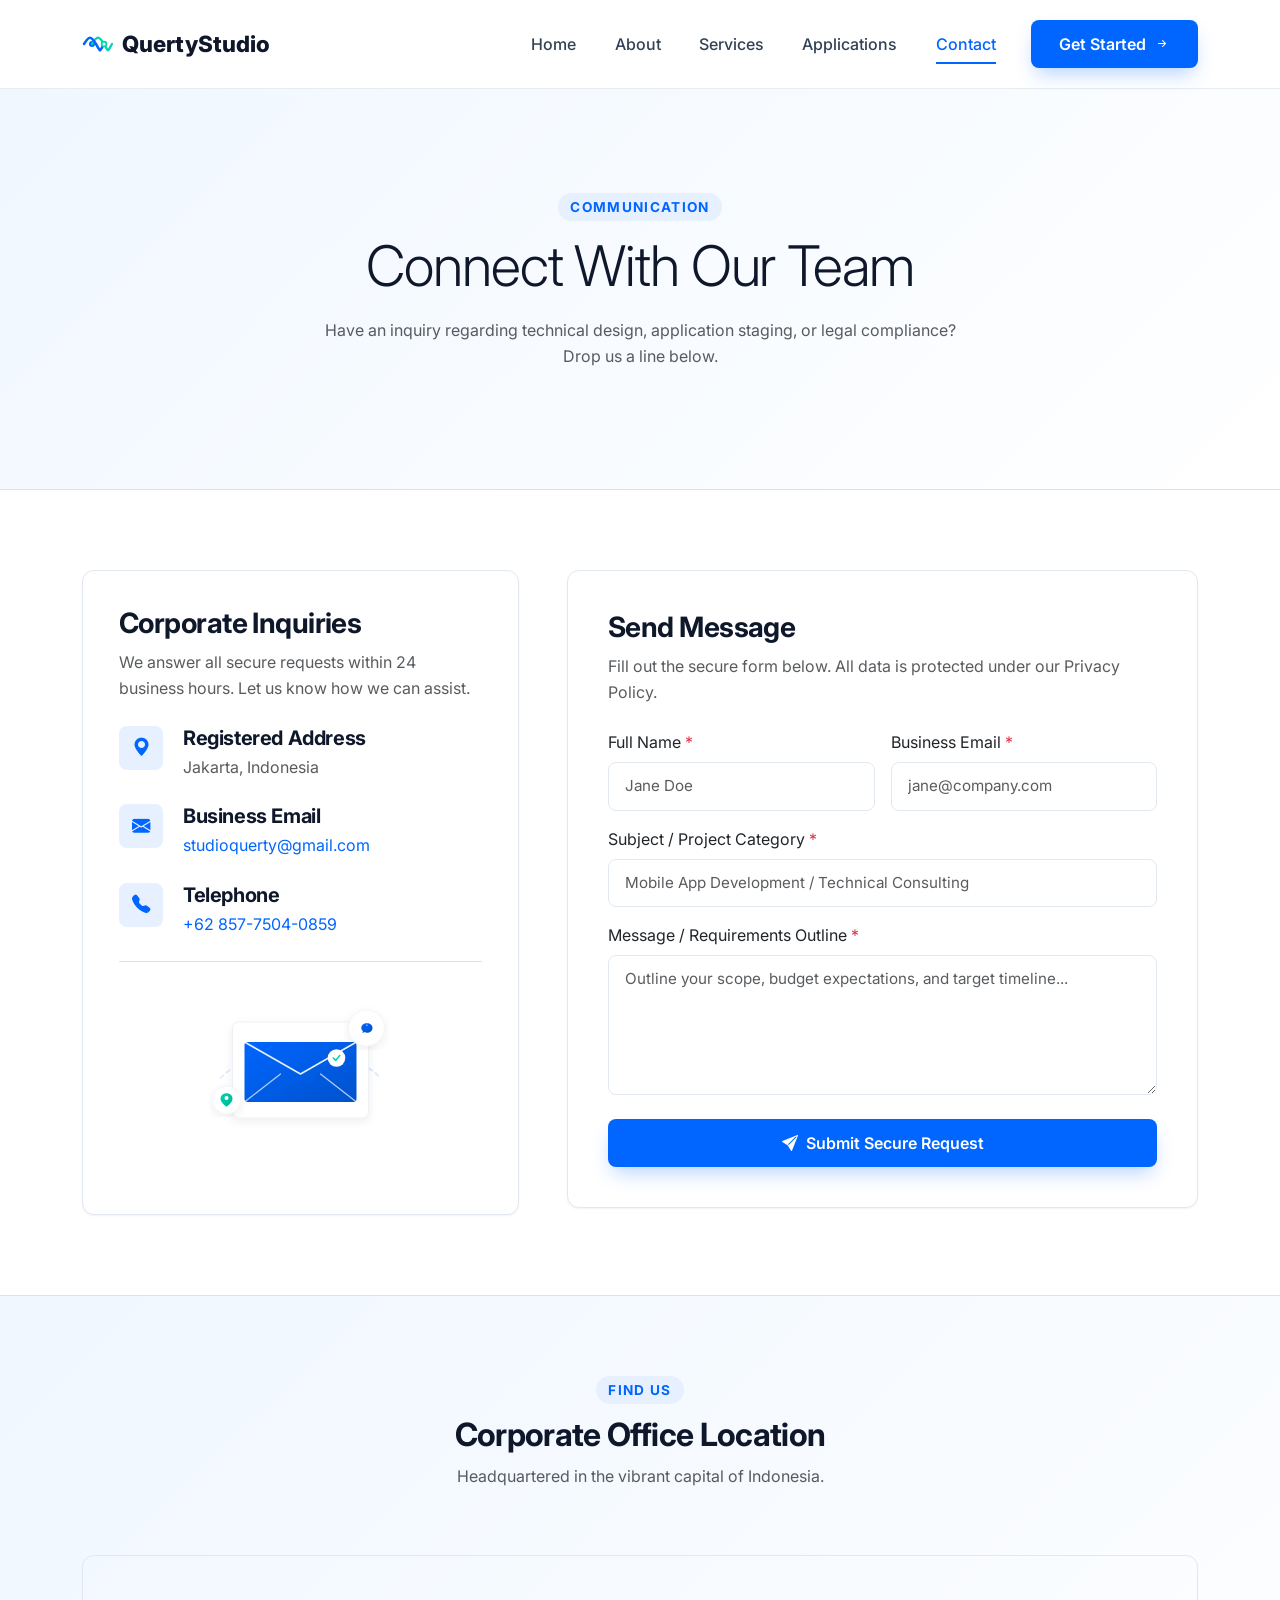
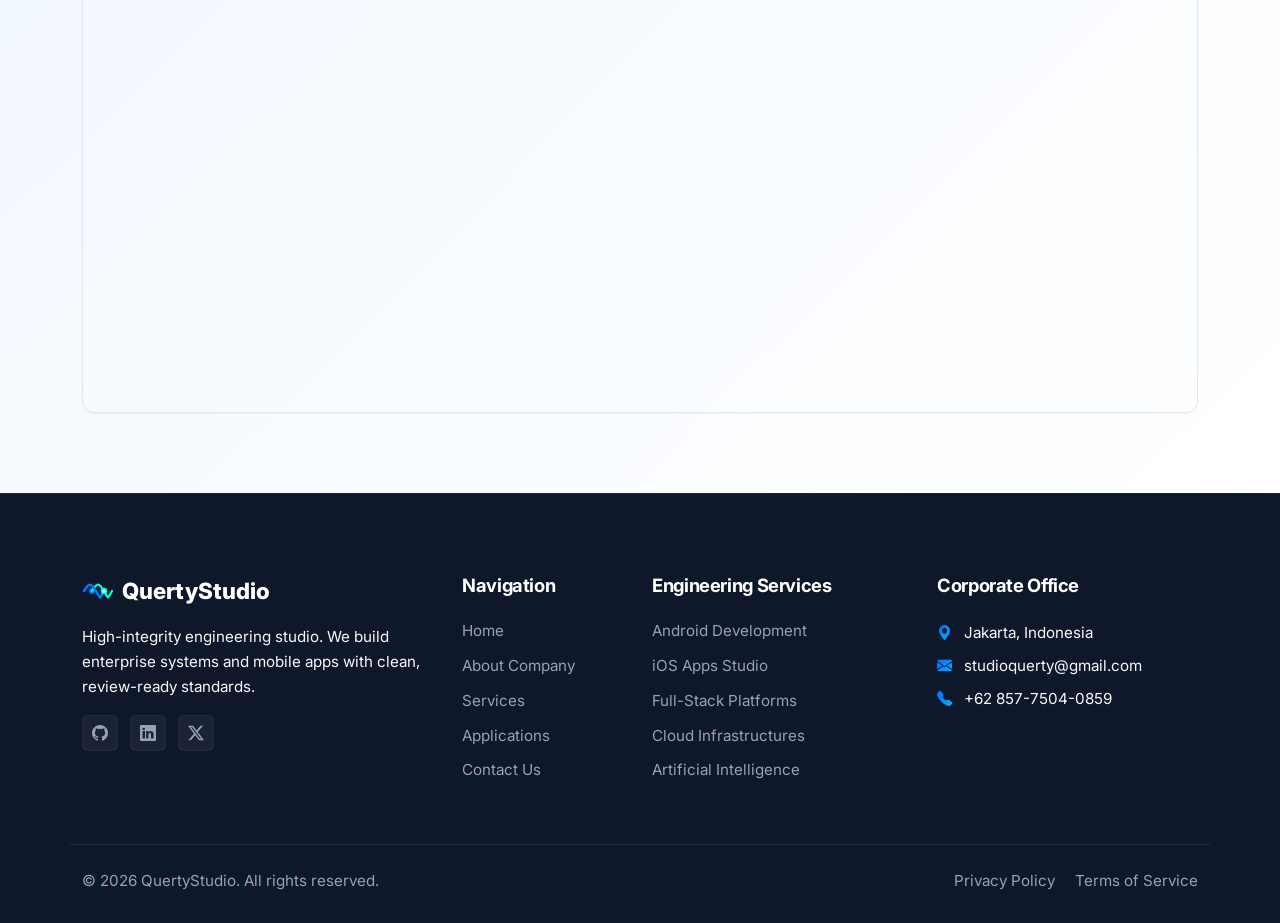
<file: contact.html>
<!DOCTYPE html>
<html lang="en">
<head>
  <meta charset="UTF-8">
  <meta name="viewport" content="width=device-width, initial-scale=1.0">
  
  <!-- Primary Meta Tags -->
  <title>Contact Us | QuertyStudio Support & Inquiries</title>
  <meta name="description" content="Get in touch with QuertyStudio. Reach our support desk or schedule a project consultation with our solution architects. Office located in Jakarta.">
  <meta name="keywords" content="contact software developer, software engineer email, Jakarta software firm, request app quote, IT consultation phone number">
  <meta name="author" content="QuertyStudio">
  <link rel="canonical" href="https://quertystudio.com/contact.html">
  
  <!-- Open Graph / Facebook -->
  <meta property="og:type" content="website">
  <meta property="og:url" content="https://quertystudio.com/contact.html">
  <meta property="og:title" content="Contact Us | QuertyStudio Support & Inquiries">
  <meta property="og:description" content="Reach out to QuertyStudio for technical estimations, consulting, or general app support.">
  <meta property="og:image" content="./assets/images/logo.svg">
  <meta property="og:site_name" content="QuertyStudio">

  <!-- Twitter -->
  <meta name="twitter:card" content="summary_large_image">
  <meta name="twitter:url" content="https://quertystudio.com/contact.html">
  <meta name="twitter:title" content="Contact Us | QuertyStudio Support & Inquiries">
  <meta name="twitter:description" content="Contact details, map location, and secure enquiry form for QuertyStudio.">
  <meta name="twitter:image" content="./assets/images/logo.svg">

  <!-- Favicon -->
  <link rel="icon" type="image/svg+xml" href="./assets/images/logo.svg">
  <link rel="alternate icon" type="image/png" href="./assets/images/favicon-32x32.png">
  <link rel="apple-touch-icon" href="./assets/images/apple-touch-icon.png">

  <!-- Manifest -->
  <link rel="manifest" href="./manifest.json">

  <!-- Fonts & Icon Libraries -->
  <link rel="preconnect" href="https://fonts.googleapis.com">
  <link rel="preconnect" href="https://fonts.gstatic.com" crossorigin>
  <link rel="stylesheet" href="https://cdn.jsdelivr.net/npm/bootstrap@5.3.2/dist/css/bootstrap.min.css">
  <link rel="stylesheet" href="https://cdn.jsdelivr.net/npm/bootstrap-icons@1.11.2/font/bootstrap-icons.min.css">
  
  <!-- Custom Stylesheet -->
  <link rel="stylesheet" href="./assets/css/style.css">
</head>
<body>

  <!-- Navigation Bar -->
  <nav class="navbar navbar-expand-lg navbar-custom sticky-top">
    <div class="container">
      <a class="navbar-brand navbar-brand-custom" href="./index.html">
        <svg viewBox="0 0 512 512" width="32" height="32">
          <circle cx="160" cy="256" r="48" fill="#0066ff" />
          <path d="M 160 256 C 240 120, 272 120, 352 256 C 432 392, 400 392, 480 256" fill="none" stroke="#00d4b2" stroke-width="36" stroke-linecap="round" />
          <path d="M 32 256 C 112 120, 144 120, 224 256 C 304 392, 272 392, 352 256" fill="none" stroke="#0066ff" stroke-width="40" stroke-linecap="round" />
          <circle cx="352" cy="256" r="52" fill="#00d4b2" />
          <circle cx="352" cy="256" r="24" fill="#ffffff" />
        </svg>
        <span>QuertyStudio</span>
      </a>
      
      <button class="navbar-toggler" type="button" data-bs-toggle="collapse" data-bs-target="#mainNavbar" aria-controls="mainNavbar" aria-expanded="false" aria-label="Toggle navigation">
        <div class="hamburger">
          <span></span>
          <span></span>
          <span></span>
        </div>
      </button>
      
      <div class="collapse navbar-collapse" id="mainNavbar">
        <ul class="navbar-nav ms-auto mb-2 mb-lg-0 align-items-center">
          <li class="nav-item">
            <a class="nav-link" href="./index.html">Home</a>
          </li>
          <li class="nav-item">
            <a class="nav-link" href="./about.html">About</a>
          </li>
          <li class="nav-item">
            <a class="nav-link" href="./services.html">Services</a>
          </li>
          <li class="nav-item">
            <a class="nav-link" href="./portfolio.html">Applications</a>
          </li>
          <li class="nav-item">
            <a class="nav-link active" aria-current="page" href="./contact.html">Contact</a>
          </li>
          <li class="nav-item ms-lg-3">
            <a class="btn-primary-custom" href="./contact.html">
              <span>Get Started</span>
              <i class="bi bi-arrow-right-short"></i>
            </a>
          </li>
        </ul>
      </div>
    </div>
  </nav>

  <!-- Header Page Intro -->
  <section class="section-padding bg-gradient-blue border-bottom">
    <div class="container text-center py-4">
      <span class="section-tag">Communication</span>
      <h1 class="display-4 font-weight-extrabold mb-3">Connect With Our Team</h1>
      <p class="text-muted mx-auto" style="max-width: 650px;">Have an inquiry regarding technical design, application staging, or legal compliance? Drop us a line below.</p>
    </div>
  </section>

  <!-- Contact Form & Details -->
  <section class="section-padding">
    <div class="container">
      <div class="row g-5 align-items-stretch">
        
        <!-- Left Side: Contact Information & Illustration -->
        <div class="col-lg-5 animate-on-scroll">
          <div class="contact-info-card d-flex flex-column justify-content-between">
            <div>
              <h3>Corporate Inquiries</h3>
              <p class="text-muted mb-4">We answer all secure requests within 24 business hours. Let us know how we can assist.</p>
              
              <div class="contact-info-item">
                <div class="contact-info-icon">
                  <i class="bi bi-geo-alt-fill"></i>
                </div>
                <div>
                  <h5 class="mb-1">Registered Address</h5>
                  <p class="text-muted mb-0">Jakarta, Indonesia</p>
                </div>
              </div>

              <div class="contact-info-item">
                <div class="contact-info-icon">
                  <i class="bi bi-envelope-fill"></i>
                </div>
                <div>
                  <h5 class="mb-1">Business Email</h5>
                  <p class="text-muted mb-0"><a href="mailto:studioquerty@gmail.com">studioquerty@gmail.com</a></p>
                </div>
              </div>

              <div class="contact-info-item">
                <div class="contact-info-icon">
                  <i class="bi bi-telephone-fill"></i>
                </div>
                <div>
                  <h5 class="mb-1">Telephone</h5>
                  <p class="text-muted mb-0"><a href="tel:+6285775040859">+62 857-7504-0859</a></p>
                </div>
              </div>
            </div>

            <!-- Illustration placeholder below details -->
            <div class="mt-4 pt-3 border-top text-center d-none d-lg-block">
              <img loading="lazy" class="svg-illustration svg-illustration-small mx-auto" src="./assets/images/contact-illustration.svg" alt="Illustration representing message envelopes and digital communication links" style="max-height: 200px;">
            </div>
          </div>
        </div>

        <!-- Right Side: Contact Form -->
        <div class="col-lg-7 animate-on-scroll">
          <div class="contact-form-card">
            <h3>Send Message</h3>
            <p class="text-muted mb-4">Fill out the secure form below. All data is protected under our Privacy Policy.</p>
            
            <form id="contactForm" novalidate>
              <div class="row g-3">
                <div class="col-md-6">
                  <label for="name" class="form-label font-weight-bold text-dark fs-7">Full Name <span class="text-danger">*</span></label>
                  <input type="text" class="form-control form-control-custom" id="name" placeholder="Jane Doe" required>
                </div>
                <div class="col-md-6">
                  <label for="email" class="form-label font-weight-bold text-dark fs-7">Business Email <span class="text-danger">*</span></label>
                  <input type="email" class="form-control form-control-custom" id="email" placeholder="jane@company.com" required>
                </div>
                <div class="col-12">
                  <label for="subject" class="form-label font-weight-bold text-dark fs-7">Subject / Project Category <span class="text-danger">*</span></label>
                  <input type="text" class="form-control form-control-custom" id="subject" placeholder="Mobile App Development / Technical Consulting" required>
                </div>
                <div class="col-12">
                  <label for="message" class="form-label font-weight-bold text-dark fs-7">Message / Requirements Outline <span class="text-danger">*</span></label>
                  <textarea class="form-control form-control-custom" id="message" rows="5" placeholder="Outline your scope, budget expectations, and target timeline..." required></textarea>
                </div>
                <div class="col-12 mt-4">
                  <button type="submit" class="btn-primary-custom w-100 justify-content-center">
                    <i class="bi bi-send-fill"></i>
                    <span>Submit Secure Request</span>
                  </button>
                </div>
              </div>
            </form>
          </div>
        </div>

      </div>
    </div>
  </section>

  <!-- Interactive Map Section -->
  <section class="section-padding bg-gradient-blue border-top">
    <div class="container">
      <div class="row justify-content-center text-center section-title-wrapper animate-on-scroll">
        <div class="col-lg-8">
          <span class="section-tag">Find Us</span>
          <h2>Corporate Office Location</h2>
          <p class="text-muted">Headquartered in the vibrant capital of Indonesia.</p>
        </div>
      </div>
      
      <div class="row animate-on-scroll">
        <div class="col-12">
          <div class="map-wrapper">
            <!-- Keyless Embedded Google Map for Jakarta, Indonesia -->
            <iframe 
              src="https://www.google.com/maps/embed?pb=!1m18!1m12!1m3!1d253840.485369686!2d106.68942918804368!3d-6.229746497187994!2m3!1f0!2f0!3f0!3m2!1i1024!2i768!4f13.1!3m3!1m2!1s0x2e69f3e849e77857%3A0xa1e1af2b56e6ca42!2sJakarta%2C%20Indonesia!5e0!3m2!1sen!2sid!4v1689230000000!5m2!1sen!2sid" 
              width="100%" 
              height="450" 
              style="border:0;" 
              allowfullscreen="" 
              loading="lazy" 
              referrerpolicy="no-referrer-when-downgrade"
              title="QuertyStudio Headquarters Map location">
            </iframe>
          </div>
        </div>
      </div>
    </div>
  </section>

  <!-- Footer -->
  <footer class="footer">
    <div class="container">
      <div class="row g-4">
        <!-- Col 1 -->
        <div class="col-lg-4 col-md-6">
          <a class="navbar-brand-custom text-white mb-3" href="./index.html" style="color:#fff !important;">
            <svg viewBox="0 0 512 512" width="32" height="32" style="filter: brightness(1.2);">
              <circle cx="160" cy="256" r="48" fill="#0066ff" />
              <path d="M 160 256 C 240 120, 272 120, 352 256 C 432 392, 400 392, 480 256" fill="none" stroke="#00d4b2" stroke-width="36" stroke-linecap="round" />
              <path d="M 32 256 C 112 120, 144 120, 224 256 C 304 392, 272 392, 352 256" fill="none" stroke="#0066ff" stroke-width="40" stroke-linecap="round" />
              <circle cx="352" cy="256" r="52" fill="#00d4b2" />
              <circle cx="352" cy="256" r="24" fill="#ffffff" />
            </svg>
            <span class="text-white">QuertyStudio</span>
          </a>
          <p class="text-light mt-3">High-integrity engineering studio. We build enterprise systems and mobile apps with clean, review-ready standards.</p>
          <div class="social-links mt-3">
            <a href="https://github.com/quertystudio" target="_blank" rel="noopener" class="social-link-btn" aria-label="GitHub Page"><i class="bi bi-github"></i></a>
            <a href="https://linkedin.com/company/quertystudio" target="_blank" rel="noopener" class="social-link-btn" aria-label="LinkedIn Page"><i class="bi bi-linkedin"></i></a>
            <a href="https://twitter.com/quertystudio" target="_blank" rel="noopener" class="social-link-btn" aria-label="Twitter Account"><i class="bi bi-twitter-x"></i></a>
          </div>
        </div>
        <!-- Col 2 -->
        <div class="col-lg-2 col-md-6">
          <h4 class="footer-title">Navigation</h4>
          <ul class="footer-links">
            <li><a href="./index.html">Home</a></li>
            <li><a href="./about.html">About Company</a></li>
            <li><a href="./services.html">Services</a></li>
            <li><a href="./portfolio.html">Applications</a></li>
            <li><a href="./contact.html">Contact Us</a></li>
          </ul>
        </div>
        <!-- Col 3 -->
        <div class="col-lg-3 col-md-6">
          <h4 class="footer-title">Engineering Services</h4>
          <ul class="footer-links">
            <li><a href="./services.html">Android Development</a></li>
            <li><a href="./services.html">iOS Apps Studio</a></li>
            <li><a href="./services.html">Full-Stack Platforms</a></li>
            <li><a href="./services.html">Cloud Infrastructures</a></li>
            <li><a href="./services.html">Artificial Intelligence</a></li>
          </ul>
        </div>
        <!-- Col 4 -->
        <div class="col-lg-3 col-md-6">
          <h4 class="footer-title">Corporate Office</h4>
          <p class="text-light mb-2"><i class="bi bi-geo-alt-fill text-gradient me-2"></i> Jakarta, Indonesia</p>
          <p class="text-light mb-2"><i class="bi bi-envelope-fill text-gradient me-2"></i> studioquerty@gmail.com</p>
          <p class="text-light"><i class="bi bi-telephone-fill text-gradient me-2"></i> +62 857-7504-0859</p>
        </div>
      </div>
      
      <!-- Footer Bottom -->
      <div class="row footer-bottom">
        <div class="col-md-6 text-center text-md-start mb-3 mb-md-0">
          <span>&copy; 2026 QuertyStudio. All rights reserved.</span>
        </div>
        <div class="col-md-6 text-center text-md-end">
          <a href="./privacy-policy.html" class="me-3">Privacy Policy</a>
          <a href="./terms-of-service.html">Terms of Service</a>
        </div>
      </div>
    </div>
  </footer>

  <!-- Scroll to Top -->
  <button class="back-to-top" aria-label="Scroll to top">
    <i class="bi bi-chevron-up"></i>
  </button>

  <!-- JS Dependencies -->
  <script src="https://cdn.jsdelivr.net/npm/bootstrap@5.3.2/dist/js/bootstrap.bundle.min.js"></script>
  <script src="./assets/js/main.js"></script>
</body>
</html>
</file>
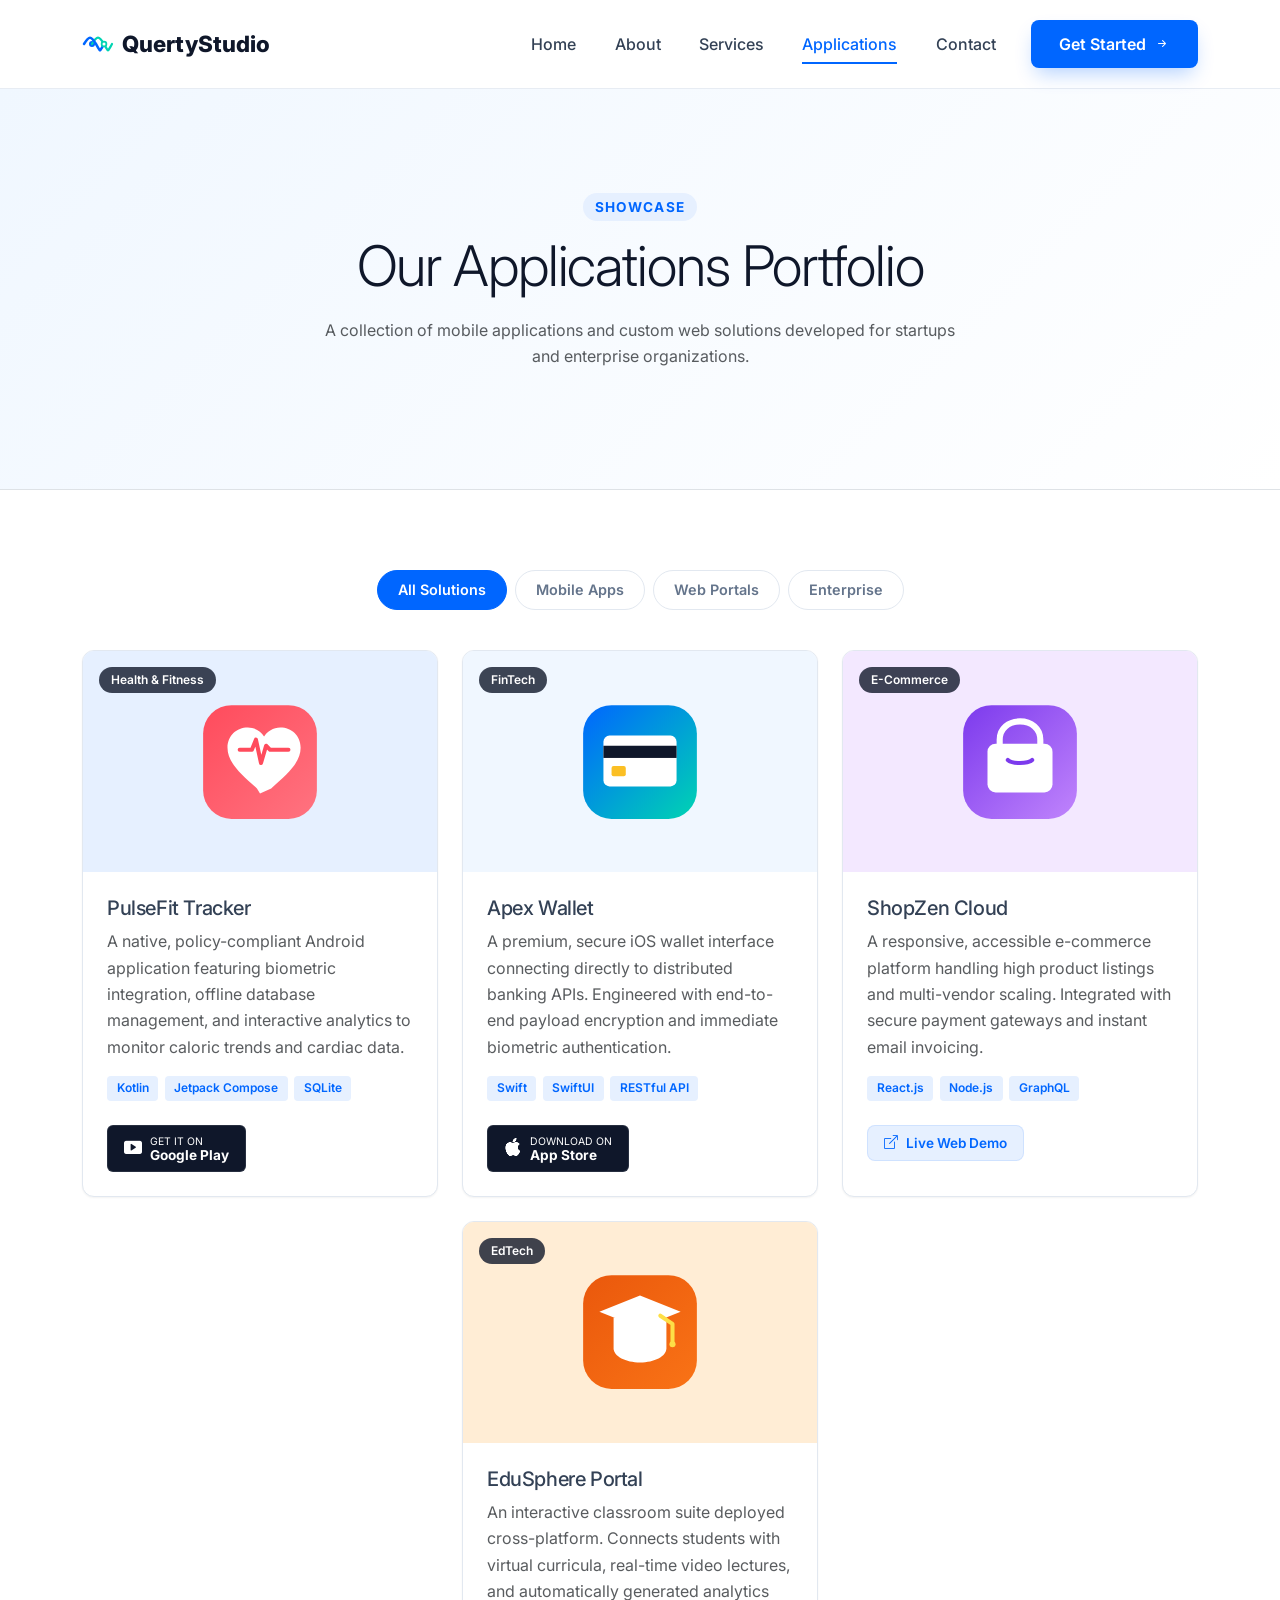
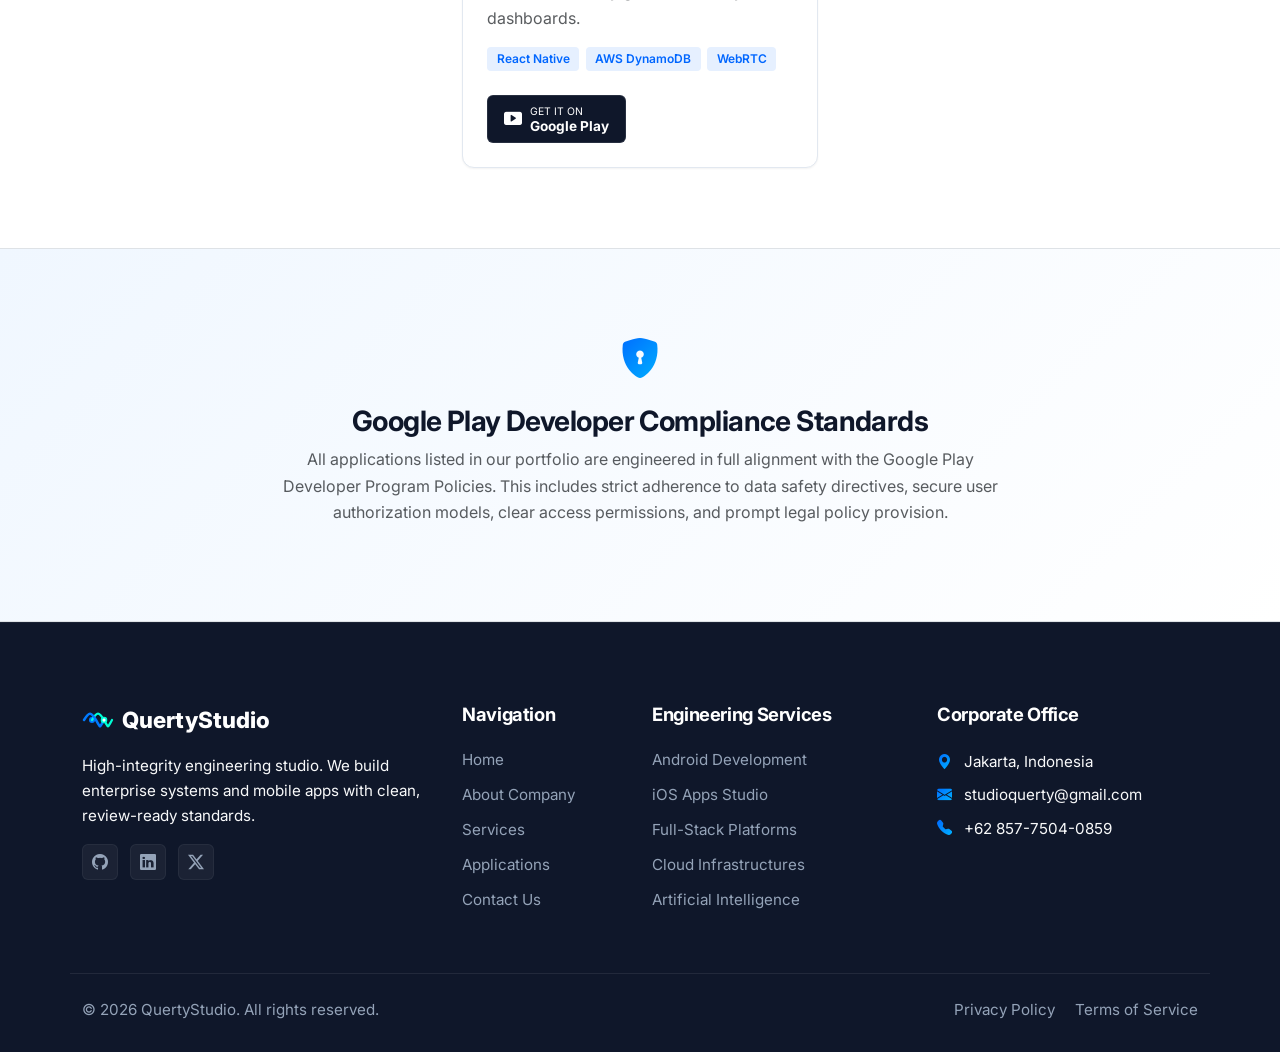
<file: portfolio.html>
<!DOCTYPE html>
<html lang="en">
<head>
  <meta charset="UTF-8">
  <meta name="viewport" content="width=device-width, initial-scale=1.0">
  
  <!-- Primary Meta Tags -->
  <title>Our Applications & Portfolio | QuertyStudio</title>
  <meta name="description" content="Explore QuertyStudio's portfolio of production-ready mobile apps, web commerce portals, financial management tools, and enterprise e-learning solutions.">
  <meta name="keywords" content="mobile app portfolio, custom software projects, Android app showcase, web application examples, React systems, FinTech apps">
  <meta name="author" content="QuertyStudio">
  <link rel="canonical" href="https://quertystudio.com/portfolio.html">
  
  <!-- Open Graph / Facebook -->
  <meta property="og:type" content="website">
  <meta property="og:url" content="https://quertystudio.com/portfolio.html">
  <meta property="og:title" content="Our Applications & Portfolio | QuertyStudio">
  <meta property="og:description" content="View live case studies and digital applications deployed by our software development studio.">
  <meta property="og:image" content="./assets/images/logo.svg">
  <meta property="og:site_name" content="QuertyStudio">

  <!-- Twitter -->
  <meta name="twitter:card" content="summary_large_image">
  <meta name="twitter:url" content="https://quertystudio.com/portfolio.html">
  <meta name="twitter:title" content="Our Applications & Portfolio | QuertyStudio">
  <meta name="twitter:description" content="Portfolio of custom software products, mobile applications, and web platforms developed by QuertyStudio.">
  <meta name="twitter:image" content="./assets/images/logo.svg">

  <!-- Favicon -->
  <link rel="icon" type="image/svg+xml" href="./assets/images/logo.svg">
  <link rel="alternate icon" type="image/png" href="./assets/images/favicon-32x32.png">
  <link rel="apple-touch-icon" href="./assets/images/apple-touch-icon.png">

  <!-- Manifest -->
  <link rel="manifest" href="./manifest.json">

  <!-- Fonts & Icon Libraries -->
  <link rel="preconnect" href="https://fonts.googleapis.com">
  <link rel="preconnect" href="https://fonts.gstatic.com" crossorigin>
  <link rel="stylesheet" href="https://cdn.jsdelivr.net/npm/bootstrap@5.3.2/dist/css/bootstrap.min.css">
  <link rel="stylesheet" href="https://cdn.jsdelivr.net/npm/bootstrap-icons@1.11.2/font/bootstrap-icons.min.css">
  
  <!-- Custom Stylesheet -->
  <link rel="stylesheet" href="./assets/css/style.css">
</head>
<body>

  <!-- Navigation Bar -->
  <nav class="navbar navbar-expand-lg navbar-custom sticky-top">
    <div class="container">
      <a class="navbar-brand navbar-brand-custom" href="./index.html">
        <svg viewBox="0 0 512 512" width="32" height="32">
          <circle cx="160" cy="256" r="48" fill="#0066ff" />
          <path d="M 160 256 C 240 120, 272 120, 352 256 C 432 392, 400 392, 480 256" fill="none" stroke="#00d4b2" stroke-width="36" stroke-linecap="round" />
          <path d="M 32 256 C 112 120, 144 120, 224 256 C 304 392, 272 392, 352 256" fill="none" stroke="#0066ff" stroke-width="40" stroke-linecap="round" />
          <circle cx="352" cy="256" r="52" fill="#00d4b2" />
          <circle cx="352" cy="256" r="24" fill="#ffffff" />
        </svg>
        <span>QuertyStudio</span>
      </a>
      
      <button class="navbar-toggler" type="button" data-bs-toggle="collapse" data-bs-target="#mainNavbar" aria-controls="mainNavbar" aria-expanded="false" aria-label="Toggle navigation">
        <div class="hamburger">
          <span></span>
          <span></span>
          <span></span>
        </div>
      </button>
      
      <div class="collapse navbar-collapse" id="mainNavbar">
        <ul class="navbar-nav ms-auto mb-2 mb-lg-0 align-items-center">
          <li class="nav-item">
            <a class="nav-link" href="./index.html">Home</a>
          </li>
          <li class="nav-item">
            <a class="nav-link" href="./about.html">About</a>
          </li>
          <li class="nav-item">
            <a class="nav-link" href="./services.html">Services</a>
          </li>
          <li class="nav-item">
            <a class="nav-link active" aria-current="page" href="./portfolio.html">Applications</a>
          </li>
          <li class="nav-item">
            <a class="nav-link" href="./contact.html">Contact</a>
          </li>
          <li class="nav-item ms-lg-3">
            <a class="btn-primary-custom" href="./contact.html">
              <span>Get Started</span>
              <i class="bi bi-arrow-right-short"></i>
            </a>
          </li>
        </ul>
      </div>
    </div>
  </nav>

  <!-- Header Page Intro -->
  <section class="section-padding bg-gradient-blue border-bottom">
    <div class="container text-center py-4">
      <span class="section-tag">Showcase</span>
      <h1 class="display-4 font-weight-extrabold mb-3">Our Applications Portfolio</h1>
      <p class="text-muted mx-auto" style="max-width: 650px;">A collection of mobile applications and custom web solutions developed for startups and enterprise organizations.</p>
    </div>
  </section>

  <!-- Portfolio Grid & Filter Section -->
  <section class="section-padding">
    <div class="container">
      
      <!-- Filters (Category Switching handled in main.js) -->
      <div class="portfolio-filters animate-on-scroll">
        <button class="portfolio-btn active" data-filter="all">All Solutions</button>
        <button class="portfolio-btn" data-filter="mobile">Mobile Apps</button>
        <button class="portfolio-btn" data-filter="web">Web Portals</button>
        <button class="portfolio-btn" data-filter="enterprise">Enterprise</button>
      </div>

      <!-- Projects Grid -->
      <div class="row g-4 justify-content-center">
        
        <!-- App 1: PulseFit -->
        <div class="col-sm-6 col-lg-4 animate-on-scroll">
          <div class="portfolio-card portfolio-item">
            <div class="portfolio-item-wrapper" data-category="mobile">
              <div class="portfolio-img-wrapper p-5">
                <img loading="lazy" src="./assets/images/app-health.svg" alt="PulseFit mobile app icon showcasing wellness analytics" style="max-width: 130px; height: auto;">
                <span class="portfolio-badge">Health & Fitness</span>
              </div>
              <div class="portfolio-content">
                <h4 class="h5">PulseFit Tracker</h4>
                <p class="text-muted">A native, policy-compliant Android application featuring biometric integration, offline database management, and interactive analytics to monitor caloric trends and cardiac data.</p>
                <div class="portfolio-tech-tags">
                  <span class="tech-tag">Kotlin</span>
                  <span class="tech-tag">Jetpack Compose</span>
                  <span class="tech-tag">SQLite</span>
                </div>
                <div class="mt-4">
                  <!-- Play Store Button Placeholder -->
                  <a href="#" class="play-store-btn" onclick="event.preventDefault(); alert('Google Play Store verification placeholder');">
                    <i class="bi bi-play-btn-fill"></i>
                    <div class="text-start">
                      <div style="font-size: 0.65rem; font-weight: normal; text-transform: uppercase;">Get it on</div>
                      <div style="font-size: 0.85rem; font-weight: 700; line-height: 1;">Google Play</div>
                    </div>
                  </a>
                </div>
              </div>
            </div>
          </div>
        </div>

        <!-- App 2: Apex Wallet -->
        <div class="col-sm-6 col-lg-4 animate-on-scroll">
          <div class="portfolio-card portfolio-item">
            <div class="portfolio-item-wrapper" data-category="mobile">
              <div class="portfolio-img-wrapper p-5" style="background-color: var(--primary-ultra-light);">
                <img loading="lazy" src="./assets/images/app-finance.svg" alt="Apex Wallet credit card and financial nodes visual" style="max-width: 130px; height: auto;">
                <span class="portfolio-badge">FinTech</span>
              </div>
              <div class="portfolio-content">
                <h4 class="h5">Apex Wallet</h4>
                <p class="text-muted">A premium, secure iOS wallet interface connecting directly to distributed banking APIs. Engineered with end-to-end payload encryption and immediate biometric authentication.</p>
                <div class="portfolio-tech-tags">
                  <span class="tech-tag">Swift</span>
                  <span class="tech-tag">SwiftUI</span>
                  <span class="tech-tag">RESTful API</span>
                </div>
                <div class="mt-4">
                  <a href="#" class="play-store-btn" onclick="event.preventDefault(); alert('Google Play Store verification placeholder (App Store alternative)');">
                    <i class="bi bi-apple"></i>
                    <div class="text-start">
                      <div style="font-size: 0.65rem; font-weight: normal; text-transform: uppercase;">Download on</div>
                      <div style="font-size: 0.85rem; font-weight: 700; line-height: 1;">App Store</div>
                    </div>
                  </a>
                </div>
              </div>
            </div>
          </div>
        </div>

        <!-- App 3: ShopZen -->
        <div class="col-sm-6 col-lg-4 animate-on-scroll">
          <div class="portfolio-card portfolio-item">
            <div class="portfolio-item-wrapper" data-category="web">
              <div class="portfolio-img-wrapper p-5" style="background-color: #f3e8ff;">
                <img loading="lazy" src="./assets/images/app-commerce.svg" alt="ShopZen e-commerce shopping bag outline" style="max-width: 130px; height: auto;">
                <span class="portfolio-badge">E-Commerce</span>
              </div>
              <div class="portfolio-content">
                <h4 class="h5">ShopZen Cloud</h4>
                <p class="text-muted">A responsive, accessible e-commerce platform handling high product listings and multi-vendor scaling. Integrated with secure payment gateways and instant email invoicing.</p>
                <div class="portfolio-tech-tags">
                  <span class="tech-tag">React.js</span>
                  <span class="tech-tag">Node.js</span>
                  <span class="tech-tag">GraphQL</span>
                </div>
                <div class="mt-4">
                  <a href="#" class="btn-secondary-custom" style="padding: 0.45rem 1rem; font-size: 0.85rem;" onclick="event.preventDefault(); alert('Demo website link placeholder');">
                    <i class="bi bi-box-arrow-up-right"></i>
                    <span>Live Web Demo</span>
                  </a>
                </div>
              </div>
            </div>
          </div>
        </div>

        <!-- App 4: EduSphere -->
        <div class="col-sm-6 col-lg-4 animate-on-scroll">
          <div class="portfolio-card portfolio-item">
            <div class="portfolio-item-wrapper" data-category="enterprise">
              <div class="portfolio-img-wrapper p-5" style="background-color: #ffedd5;">
                <img loading="lazy" src="./assets/images/app-edu.svg" alt="EduSphere graduation cap icon representing cloud classroom" style="max-width: 130px; height: auto;">
                <span class="portfolio-badge">EdTech</span>
              </div>
              <div class="portfolio-content">
                <h4 class="h5">EduSphere Portal</h4>
                <p class="text-muted">An interactive classroom suite deployed cross-platform. Connects students with virtual curricula, real-time video lectures, and automatically generated analytics dashboards.</p>
                <div class="portfolio-tech-tags">
                  <span class="tech-tag">React Native</span>
                  <span class="tech-tag">AWS DynamoDB</span>
                  <span class="tech-tag">WebRTC</span>
                </div>
                <div class="mt-4">
                  <!-- Play Store Button Placeholder -->
                  <a href="#" class="play-store-btn" onclick="event.preventDefault(); alert('Google Play Store verification placeholder');">
                    <i class="bi bi-play-btn-fill"></i>
                    <div class="text-start">
                      <div style="font-size: 0.65rem; font-weight: normal; text-transform: uppercase;">Get it on</div>
                      <div style="font-size: 0.85rem; font-weight: 700; line-height: 1;">Google Play</div>
                    </div>
                  </a>
                </div>
              </div>
            </div>
          </div>
        </div>

      </div>
    </div>
  </section>

  <!-- Staging / Compliance note -->
  <section class="section-padding bg-gradient-blue border-top border-bottom">
    <div class="container text-center">
      <div class="row justify-content-center animate-on-scroll">
        <div class="col-lg-8">
          <i class="bi bi-shield-lock-fill text-gradient fs-1 mb-3 d-inline-block"></i>
          <h3>Google Play Developer Compliance Standards</h3>
          <p class="text-muted">All applications listed in our portfolio are engineered in full alignment with the Google Play Developer Program Policies. This includes strict adherence to data safety directives, secure user authorization models, clear access permissions, and prompt legal policy provision.</p>
        </div>
      </div>
    </div>
  </section>

  <!-- Footer -->
  <footer class="footer">
    <div class="container">
      <div class="row g-4">
        <!-- Col 1 -->
        <div class="col-lg-4 col-md-6">
          <a class="navbar-brand-custom text-white mb-3" href="./index.html" style="color:#fff !important;">
            <svg viewBox="0 0 512 512" width="32" height="32" style="filter: brightness(1.2);">
              <circle cx="160" cy="256" r="48" fill="#0066ff" />
              <path d="M 160 256 C 240 120, 272 120, 352 256 C 432 392, 400 392, 480 256" fill="none" stroke="#00d4b2" stroke-width="36" stroke-linecap="round" />
              <path d="M 32 256 C 112 120, 144 120, 224 256 C 304 392, 272 392, 352 256" fill="none" stroke="#0066ff" stroke-width="40" stroke-linecap="round" />
              <circle cx="352" cy="256" r="52" fill="#00d4b2" />
              <circle cx="352" cy="256" r="24" fill="#ffffff" />
            </svg>
            <span class="text-white">QuertyStudio</span>
          </a>
          <p class="text-light mt-3">High-integrity engineering studio. We build enterprise systems and mobile apps with clean, review-ready standards.</p>
          <div class="social-links mt-3">
            <a href="https://github.com/quertystudio" target="_blank" rel="noopener" class="social-link-btn" aria-label="GitHub Page"><i class="bi bi-github"></i></a>
            <a href="https://linkedin.com/company/quertystudio" target="_blank" rel="noopener" class="social-link-btn" aria-label="LinkedIn Page"><i class="bi bi-linkedin"></i></a>
            <a href="https://twitter.com/quertystudio" target="_blank" rel="noopener" class="social-link-btn" aria-label="Twitter Account"><i class="bi bi-twitter-x"></i></a>
          </div>
        </div>
        <!-- Col 2 -->
        <div class="col-lg-2 col-md-6">
          <h4 class="footer-title">Navigation</h4>
          <ul class="footer-links">
            <li><a href="./index.html">Home</a></li>
            <li><a href="./about.html">About Company</a></li>
            <li><a href="./services.html">Services</a></li>
            <li><a href="./portfolio.html">Applications</a></li>
            <li><a href="./contact.html">Contact Us</a></li>
          </ul>
        </div>
        <!-- Col 3 -->
        <div class="col-lg-3 col-md-6">
          <h4 class="footer-title">Engineering Services</h4>
          <ul class="footer-links">
            <li><a href="./services.html">Android Development</a></li>
            <li><a href="./services.html">iOS Apps Studio</a></li>
            <li><a href="./services.html">Full-Stack Platforms</a></li>
            <li><a href="./services.html">Cloud Infrastructures</a></li>
            <li><a href="./services.html">Artificial Intelligence</a></li>
          </ul>
        </div>
        <!-- Col 4 -->
        <div class="col-lg-3 col-md-6">
          <h4 class="footer-title">Corporate Office</h4>
          <p class="text-light mb-2"><i class="bi bi-geo-alt-fill text-gradient me-2"></i> Jakarta, Indonesia</p>
          <p class="text-light mb-2"><i class="bi bi-envelope-fill text-gradient me-2"></i> studioquerty@gmail.com</p>
          <p class="text-light"><i class="bi bi-telephone-fill text-gradient me-2"></i> +62 857-7504-0859</p>
        </div>
      </div>
      
      <!-- Footer Bottom -->
      <div class="row footer-bottom">
        <div class="col-md-6 text-center text-md-start mb-3 mb-md-0">
          <span>&copy; 2026 QuertyStudio. All rights reserved.</span>
        </div>
        <div class="col-md-6 text-center text-md-end">
          <a href="./privacy-policy.html" class="me-3">Privacy Policy</a>
          <a href="./terms-of-service.html">Terms of Service</a>
        </div>
      </div>
    </div>
  </footer>

  <!-- Scroll to Top -->
  <button class="back-to-top" aria-label="Scroll to top">
    <i class="bi bi-chevron-up"></i>
  </button>

  <!-- JS Dependencies -->
  <script src="https://cdn.jsdelivr.net/npm/bootstrap@5.3.2/dist/js/bootstrap.bundle.min.js"></script>
  <script src="./assets/js/main.js"></script>
</body>
</html>
</file>
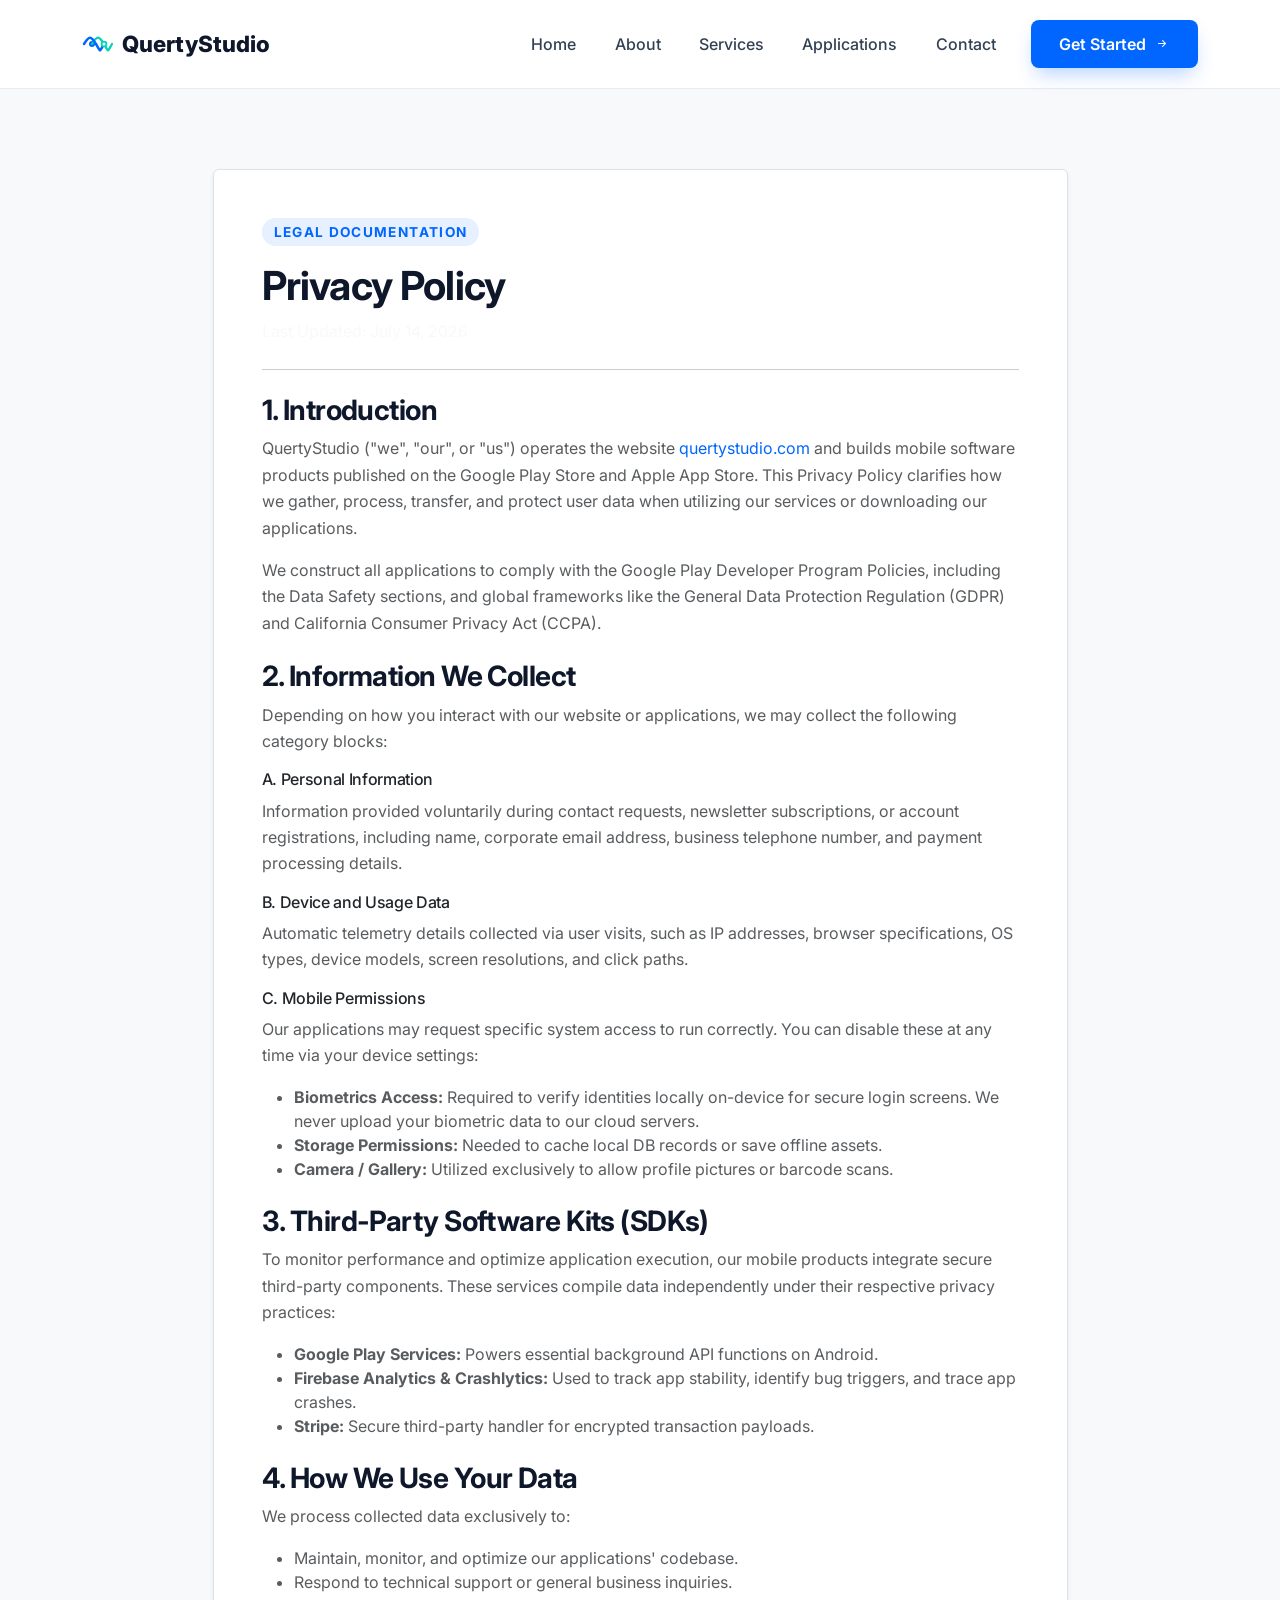
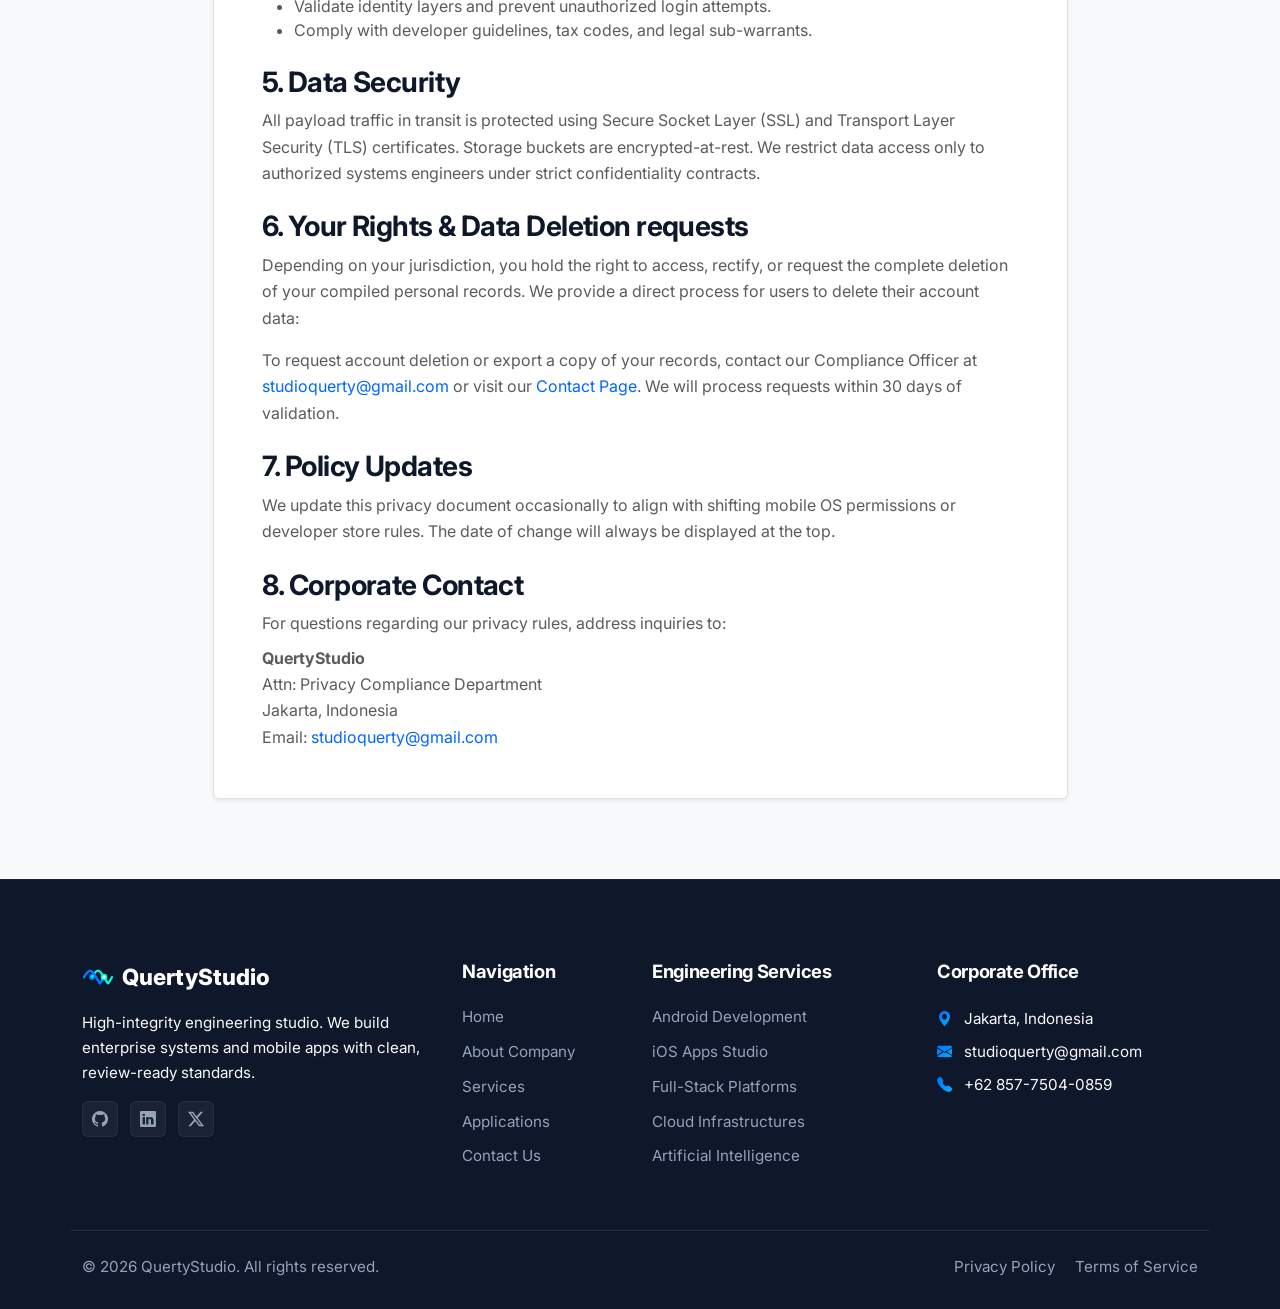
<file: privacy-policy.html>
<!DOCTYPE html>
<html lang="en">
<head>
  <meta charset="UTF-8">
  <meta name="viewport" content="width=device-width, initial-scale=1.0">
  
  <!-- Primary Meta Tags -->
  <title>Privacy Policy | QuertyStudio Developer compliance</title>
  <meta name="description" content="Read QuertyStudio's comprehensive Privacy Policy. Details on user data collection, security encryption, third-party mobile SDK safety, and Google Play policies.">
  <meta name="robots" content="noindex, follow">
  <link rel="canonical" href="https://quertystudio.com/privacy-policy.html">

  <!-- Favicon -->
  <link rel="icon" type="image/svg+xml" href="./assets/images/logo.svg">
  <link rel="alternate icon" type="image/png" href="./assets/images/favicon-32x32.png">
  <link rel="apple-touch-icon" href="./assets/images/apple-touch-icon.png">

  <!-- Fonts & Icon Libraries -->
  <link rel="preconnect" href="https://fonts.googleapis.com">
  <link rel="preconnect" href="https://fonts.gstatic.com" crossorigin>
  <link rel="stylesheet" href="https://cdn.jsdelivr.net/npm/bootstrap@5.3.2/dist/css/bootstrap.min.css">
  <link rel="stylesheet" href="https://cdn.jsdelivr.net/npm/bootstrap-icons@1.11.2/font/bootstrap-icons.min.css">
  
  <!-- Custom Stylesheet -->
  <link rel="stylesheet" href="./assets/css/style.css">
</head>
<body>

  <!-- Navigation Bar -->
  <nav class="navbar navbar-expand-lg navbar-custom sticky-top">
    <div class="container">
      <a class="navbar-brand navbar-brand-custom" href="./index.html">
        <svg viewBox="0 0 512 512" width="32" height="32">
          <circle cx="160" cy="256" r="48" fill="#0066ff" />
          <path d="M 160 256 C 240 120, 272 120, 352 256 C 432 392, 400 392, 480 256" fill="none" stroke="#00d4b2" stroke-width="36" stroke-linecap="round" />
          <path d="M 32 256 C 112 120, 144 120, 224 256 C 304 392, 272 392, 352 256" fill="none" stroke="#0066ff" stroke-width="40" stroke-linecap="round" />
          <circle cx="352" cy="256" r="52" fill="#00d4b2" />
          <circle cx="352" cy="256" r="24" fill="#ffffff" />
        </svg>
        <span>QuertyStudio</span>
      </a>
      
      <button class="navbar-toggler" type="button" data-bs-toggle="collapse" data-bs-target="#mainNavbar" aria-controls="mainNavbar" aria-expanded="false" aria-label="Toggle navigation">
        <div class="hamburger">
          <span></span>
          <span></span>
          <span></span>
        </div>
      </button>
      
      <div class="collapse navbar-collapse" id="mainNavbar">
        <ul class="navbar-nav ms-auto mb-2 mb-lg-0 align-items-center">
          <li class="nav-item">
            <a class="nav-link" href="./index.html">Home</a>
          </li>
          <li class="nav-item">
            <a class="nav-link" href="./about.html">About</a>
          </li>
          <li class="nav-item">
            <a class="nav-link" href="./services.html">Services</a>
          </li>
          <li class="nav-item">
            <a class="nav-link" href="./portfolio.html">Applications</a>
          </li>
          <li class="nav-item">
            <a class="nav-link" href="./contact.html">Contact</a>
          </li>
          <li class="nav-item ms-lg-3">
            <a class="btn-primary-custom" href="./contact.html">
              <span>Get Started</span>
              <i class="bi bi-arrow-right-short"></i>
            </a>
          </li>
        </ul>
      </div>
    </div>
  </nav>

  <!-- Legal Policy Content -->
  <article class="section-padding bg-light">
    <div class="container">
      <div class="row justify-content-center">
        <div class="col-lg-9 bg-white p-4 p-md-5 rounded shadow-sm border">
          <span class="section-tag mb-3">Legal Documentation</span>
          <h1 class="mb-2">Privacy Policy</h1>
          <p class="text-light fs-7 mb-4">Last Updated: July 14, 2026</p>
          
          <hr class="my-4">

          <section class="mb-4">
            <h3>1. Introduction</h3>
            <p class="text-muted">QuertyStudio ("we", "our", or "us") operates the website <a href="https://quertystudio.com">quertystudio.com</a> and builds mobile software products published on the Google Play Store and Apple App Store. This Privacy Policy clarifies how we gather, process, transfer, and protect user data when utilizing our services or downloading our applications.</p>
            <p class="text-muted">We construct all applications to comply with the Google Play Developer Program Policies, including the Data Safety sections, and global frameworks like the General Data Protection Regulation (GDPR) and California Consumer Privacy Act (CCPA).</p>
          </section>

          <section class="mb-4">
            <h3>2. Information We Collect</h3>
            <p class="text-muted">Depending on how you interact with our website or applications, we may collect the following category blocks:</p>
            
            <h4 class="h6 text-dark font-weight-bold">A. Personal Information</h4>
            <p class="text-muted">Information provided voluntarily during contact requests, newsletter subscriptions, or account registrations, including name, corporate email address, business telephone number, and payment processing details.</p>
            
            <h4 class="h6 text-dark font-weight-bold">B. Device and Usage Data</h4>
            <p class="text-muted">Automatic telemetry details collected via user visits, such as IP addresses, browser specifications, OS types, device models, screen resolutions, and click paths.</p>
            
            <h4 class="h6 text-dark font-weight-bold">C. Mobile Permissions</h4>
            <p class="text-muted">Our applications may request specific system access to run correctly. You can disable these at any time via your device settings:</p>
            <ul class="text-muted">
              <li><strong>Biometrics Access:</strong> Required to verify identities locally on-device for secure login screens. We never upload your biometric data to our cloud servers.</li>
              <li><strong>Storage Permissions:</strong> Needed to cache local DB records or save offline assets.</li>
              <li><strong>Camera / Gallery:</strong> Utilized exclusively to allow profile pictures or barcode scans.</li>
            </ul>
          </section>

          <section class="mb-4">
            <h3>3. Third-Party Software Kits (SDKs)</h3>
            <p class="text-muted">To monitor performance and optimize application execution, our mobile products integrate secure third-party components. These services compile data independently under their respective privacy practices:</p>
            <ul class="text-muted">
              <li><strong>Google Play Services:</strong> Powers essential background API functions on Android.</li>
              <li><strong>Firebase Analytics & Crashlytics:</strong> Used to track app stability, identify bug triggers, and trace app crashes.</li>
              <li><strong>Stripe:</strong> Secure third-party handler for encrypted transaction payloads.</li>
            </ul>
          </section>

          <section class="mb-4">
            <h3>4. How We Use Your Data</h3>
            <p class="text-muted">We process collected data exclusively to:</p>
            <ul class="text-muted">
              <li>Maintain, monitor, and optimize our applications' codebase.</li>
              <li>Respond to technical support or general business inquiries.</li>
              <li>Validate identity layers and prevent unauthorized login attempts.</li>
              <li>Comply with developer guidelines, tax codes, and legal sub-warrants.</li>
            </ul>
          </section>

          <section class="mb-4">
            <h3>5. Data Security</h3>
            <p class="text-muted">All payload traffic in transit is protected using Secure Socket Layer (SSL) and Transport Layer Security (TLS) certificates. Storage buckets are encrypted-at-rest. We restrict data access only to authorized systems engineers under strict confidentiality contracts.</p>
          </section>

          <section class="mb-4">
            <h3>6. Your Rights & Data Deletion requests</h3>
            <p class="text-muted">Depending on your jurisdiction, you hold the right to access, rectify, or request the complete deletion of your compiled personal records. We provide a direct process for users to delete their account data:</p>
            <p class="text-muted">To request account deletion or export a copy of your records, contact our Compliance Officer at <a href="mailto:studioquerty@gmail.com">studioquerty@gmail.com</a> or visit our <a href="./contact.html">Contact Page</a>. We will process requests within 30 days of validation.</p>
          </section>

          <section class="mb-4">
            <h3>7. Policy Updates</h3>
            <p class="text-muted">We update this privacy document occasionally to align with shifting mobile OS permissions or developer store rules. The date of change will always be displayed at the top.</p>
          </section>

          <section class="mb-0">
            <h3>8. Corporate Contact</h3>
            <p class="text-muted mb-0">For questions regarding our privacy rules, address inquiries to:</p>
            <p class="text-muted mt-2 mb-0"><strong>QuertyStudio</strong><br>
            Attn: Privacy Compliance Department<br>
            Jakarta, Indonesia<br>
            Email: <a href="mailto:studioquerty@gmail.com">studioquerty@gmail.com</a></p>
          </section>
        </div>
      </div>
    </div>
  </article>

  <!-- Footer -->
  <footer class="footer">
    <div class="container">
      <div class="row g-4">
        <!-- Col 1 -->
        <div class="col-lg-4 col-md-6">
          <a class="navbar-brand-custom text-white mb-3" href="./index.html" style="color:#fff !important;">
            <svg viewBox="0 0 512 512" width="32" height="32" style="filter: brightness(1.2);">
              <circle cx="160" cy="256" r="48" fill="#0066ff" />
              <path d="M 160 256 C 240 120, 272 120, 352 256 C 432 392, 400 392, 480 256" fill="none" stroke="#00d4b2" stroke-width="36" stroke-linecap="round" />
              <path d="M 32 256 C 112 120, 144 120, 224 256 C 304 392, 272 392, 352 256" fill="none" stroke="#0066ff" stroke-width="40" stroke-linecap="round" />
              <circle cx="352" cy="256" r="52" fill="#00d4b2" />
              <circle cx="352" cy="256" r="24" fill="#ffffff" />
            </svg>
            <span class="text-white">QuertyStudio</span>
          </a>
          <p class="text-light mt-3">High-integrity engineering studio. We build enterprise systems and mobile apps with clean, review-ready standards.</p>
          <div class="social-links mt-3">
            <a href="https://github.com/quertystudio" target="_blank" rel="noopener" class="social-link-btn" aria-label="GitHub Page"><i class="bi bi-github"></i></a>
            <a href="https://linkedin.com/company/quertystudio" target="_blank" rel="noopener" class="social-link-btn" aria-label="LinkedIn Page"><i class="bi bi-linkedin"></i></a>
            <a href="https://twitter.com/quertystudio" target="_blank" rel="noopener" class="social-link-btn" aria-label="Twitter Account"><i class="bi bi-twitter-x"></i></a>
          </div>
        </div>
        <!-- Col 2 -->
        <div class="col-lg-2 col-md-6">
          <h4 class="footer-title">Navigation</h4>
          <ul class="footer-links">
            <li><a href="./index.html">Home</a></li>
            <li><a href="./about.html">About Company</a></li>
            <li><a href="./services.html">Services</a></li>
            <li><a href="./portfolio.html">Applications</a></li>
            <li><a href="./contact.html">Contact Us</a></li>
          </ul>
        </div>
        <!-- Col 3 -->
        <div class="col-lg-3 col-md-6">
          <h4 class="footer-title">Engineering Services</h4>
          <ul class="footer-links">
            <li><a href="./services.html">Android Development</a></li>
            <li><a href="./services.html">iOS Apps Studio</a></li>
            <li><a href="./services.html">Full-Stack Platforms</a></li>
            <li><a href="./services.html">Cloud Infrastructures</a></li>
            <li><a href="./services.html">Artificial Intelligence</a></li>
          </ul>
        </div>
        <!-- Col 4 -->
        <div class="col-lg-3 col-md-6">
          <h4 class="footer-title">Corporate Office</h4>
          <p class="text-light mb-2"><i class="bi bi-geo-alt-fill text-gradient me-2"></i> Jakarta, Indonesia</p>
          <p class="text-light mb-2"><i class="bi bi-envelope-fill text-gradient me-2"></i> studioquerty@gmail.com</p>
          <p class="text-light"><i class="bi bi-telephone-fill text-gradient me-2"></i> +62 857-7504-0859</p>
        </div>
      </div>
      
      <!-- Footer Bottom -->
      <div class="row footer-bottom">
        <div class="col-md-6 text-center text-md-start mb-3 mb-md-0">
          <span>&copy; 2026 QuertyStudio. All rights reserved.</span>
        </div>
        <div class="col-md-6 text-center text-md-end">
          <a href="./privacy-policy.html" class="me-3">Privacy Policy</a>
          <a href="./terms-of-service.html">Terms of Service</a>
        </div>
      </div>
    </div>
  </footer>

  <!-- Scroll to Top -->
  <button class="back-to-top" aria-label="Scroll to top">
    <i class="bi bi-chevron-up"></i>
  </button>

  <!-- JS Dependencies -->
  <script src="https://cdn.jsdelivr.net/npm/bootstrap@5.3.2/dist/js/bootstrap.bundle.min.js"></script>
  <script src="./assets/js/main.js"></script>
</body>
</html>
</file>
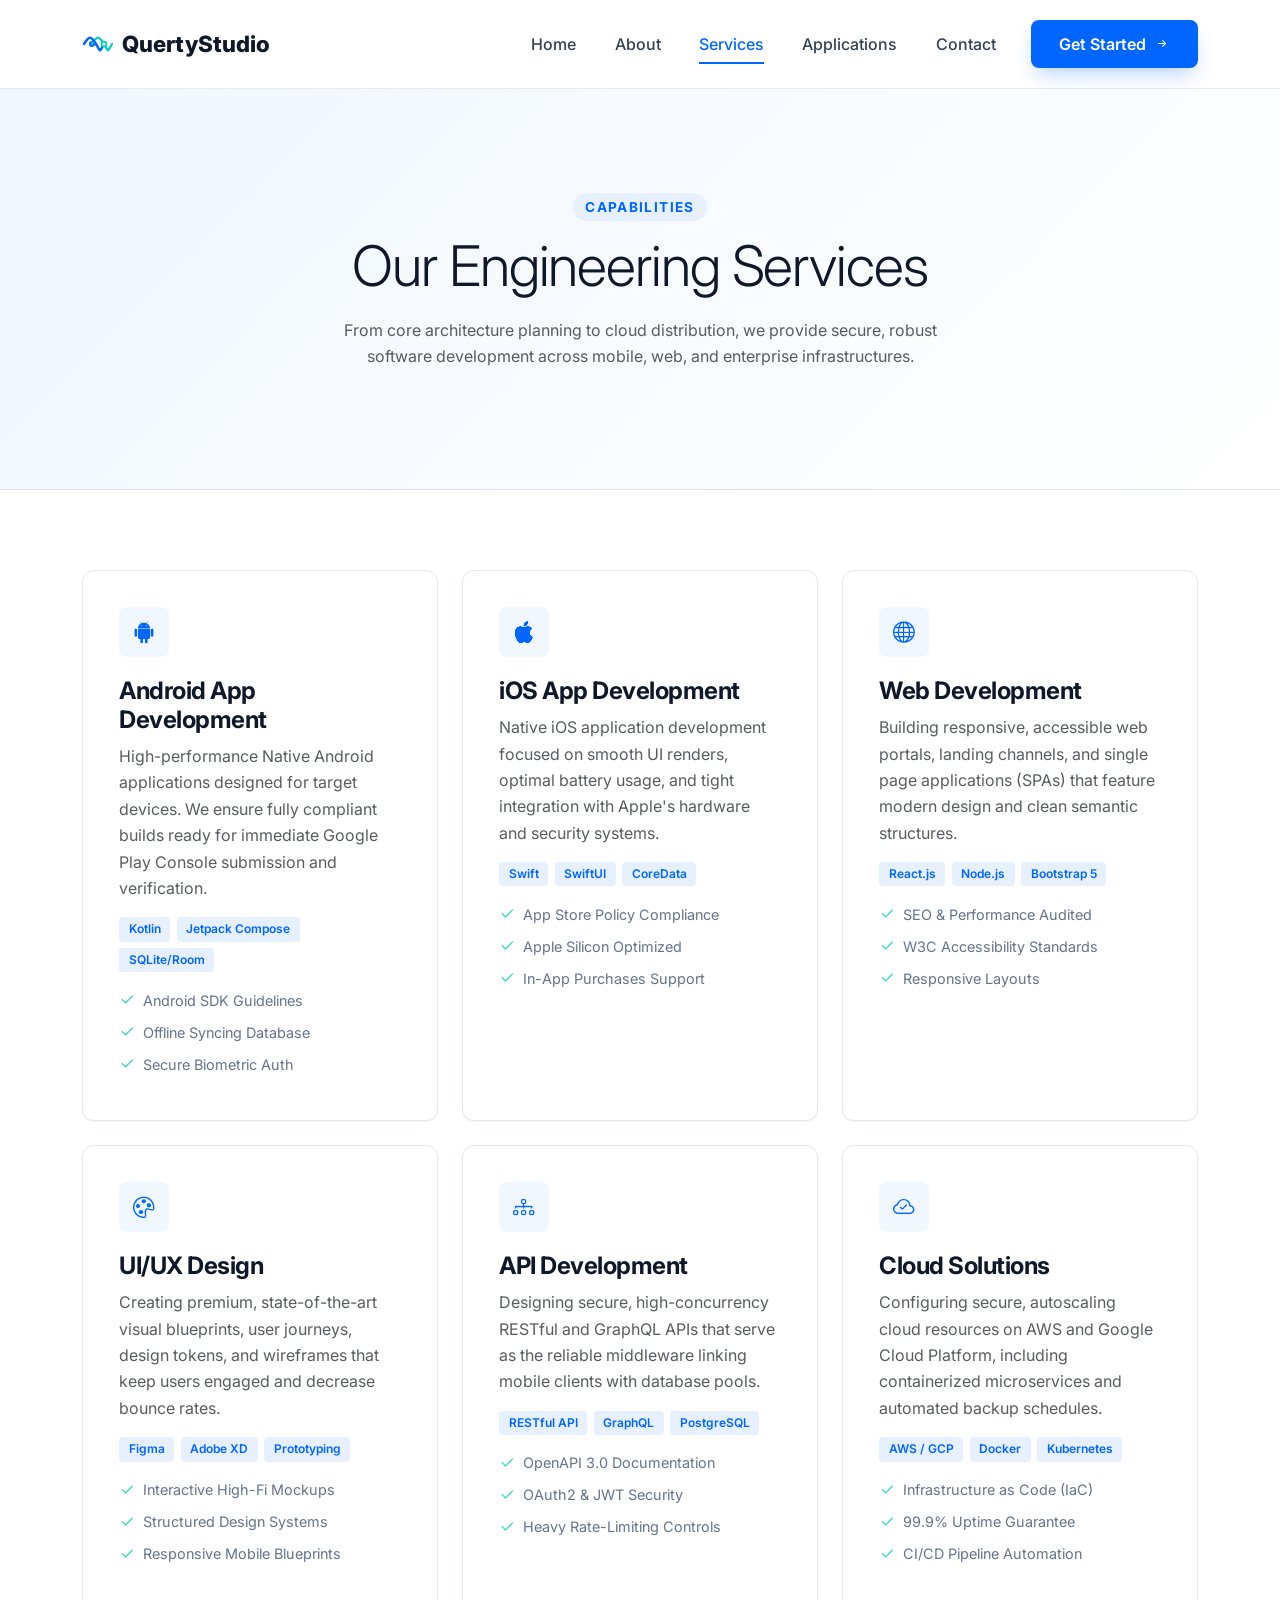
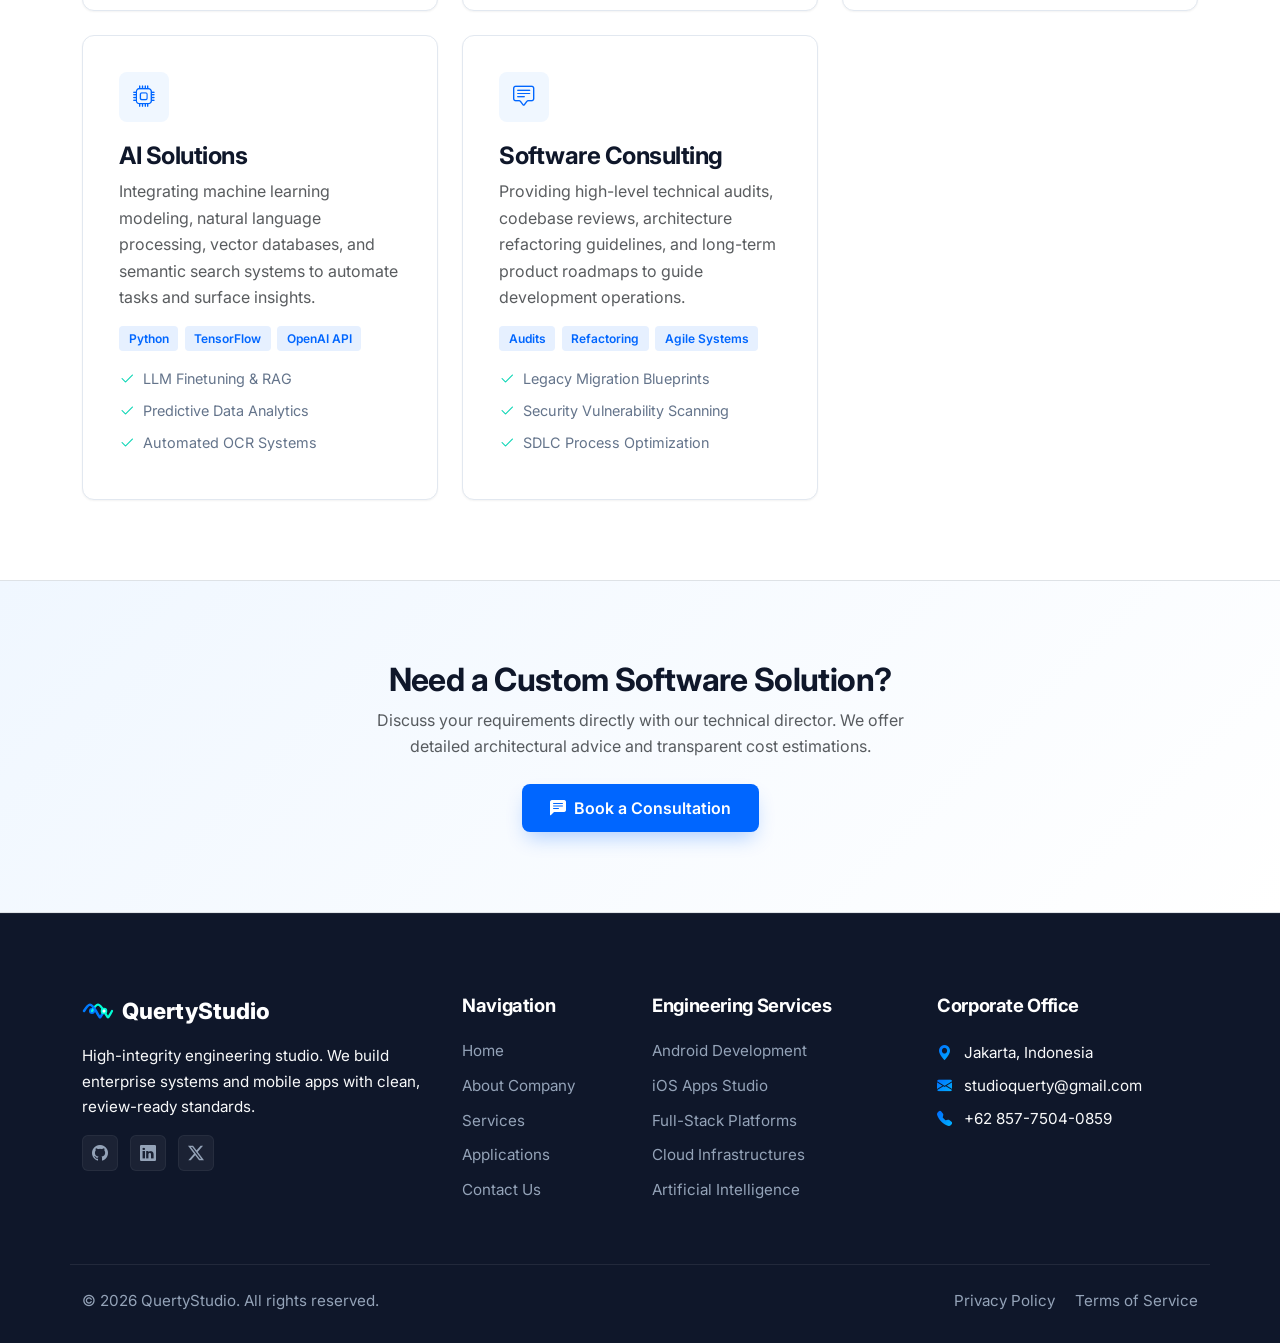
<file: services.html>
<!DOCTYPE html>
<html lang="en">
<head>
  <meta charset="UTF-8">
  <meta name="viewport" content="width=device-width, initial-scale=1.0">
  
  <!-- Primary Meta Tags -->
  <title>Our Services | QuertyStudio</title>
  <meta name="description" content="Explore QuertyStudio's development capabilities: Android & iOS app engineering, full-stack web systems, cloud infrastructure scaling, UI/UX designs, and enterprise AI integrations.">
  <meta name="keywords" content="Android app developers, iOS developers, custom web engineering, API design, AWS cloud setup, UI UX firm, AI software, software consultants">
  <meta name="author" content="QuertyStudio">
  <link rel="canonical" href="https://quertystudio.com/services.html">
  
  <!-- Open Graph / Facebook -->
  <meta property="og:type" content="website">
  <meta property="og:url" content="https://quertystudio.com/services.html">
  <meta property="og:title" content="Our Services | QuertyStudio">
  <meta property="og:description" content="Discover our range of custom software development services, including mobile apps, cloud architectures, design, and AI models.">
  <meta property="og:image" content="./assets/images/logo.svg">
  <meta property="og:site_name" content="QuertyStudio">

  <!-- Twitter -->
  <meta name="twitter:card" content="summary_large_image">
  <meta name="twitter:url" content="https://quertystudio.com/services.html">
  <meta name="twitter:title" content="Our Services | QuertyStudio">
  <meta name="twitter:description" content="Custom software engineering services: Mobile development, Cloud platforms, Web portals, AI, and IT consultation.">
  <meta name="twitter:image" content="./assets/images/logo.svg">

  <!-- Favicon -->
  <link rel="icon" type="image/svg+xml" href="./assets/images/logo.svg">
  <link rel="alternate icon" type="image/png" href="./assets/images/favicon-32x32.png">
  <link rel="apple-touch-icon" href="./assets/images/apple-touch-icon.png">

  <!-- Manifest -->
  <link rel="manifest" href="./manifest.json">

  <!-- Fonts & Icon Libraries -->
  <link rel="preconnect" href="https://fonts.googleapis.com">
  <link rel="preconnect" href="https://fonts.gstatic.com" crossorigin>
  <link rel="stylesheet" href="https://cdn.jsdelivr.net/npm/bootstrap@5.3.2/dist/css/bootstrap.min.css">
  <link rel="stylesheet" href="https://cdn.jsdelivr.net/npm/bootstrap-icons@1.11.2/font/bootstrap-icons.min.css">
  
  <!-- Custom Stylesheet -->
  <link rel="stylesheet" href="./assets/css/style.css">
</head>
<body>

  <!-- Navigation Bar -->
  <nav class="navbar navbar-expand-lg navbar-custom sticky-top">
    <div class="container">
      <a class="navbar-brand navbar-brand-custom" href="./index.html">
        <svg viewBox="0 0 512 512" width="32" height="32">
          <circle cx="160" cy="256" r="48" fill="#0066ff" />
          <path d="M 160 256 C 240 120, 272 120, 352 256 C 432 392, 400 392, 480 256" fill="none" stroke="#00d4b2" stroke-width="36" stroke-linecap="round" />
          <path d="M 32 256 C 112 120, 144 120, 224 256 C 304 392, 272 392, 352 256" fill="none" stroke="#0066ff" stroke-width="40" stroke-linecap="round" />
          <circle cx="352" cy="256" r="52" fill="#00d4b2" />
          <circle cx="352" cy="256" r="24" fill="#ffffff" />
        </svg>
        <span>QuertyStudio</span>
      </a>
      
      <button class="navbar-toggler" type="button" data-bs-toggle="collapse" data-bs-target="#mainNavbar" aria-controls="mainNavbar" aria-expanded="false" aria-label="Toggle navigation">
        <div class="hamburger">
          <span></span>
          <span></span>
          <span></span>
        </div>
      </button>
      
      <div class="collapse navbar-collapse" id="mainNavbar">
        <ul class="navbar-nav ms-auto mb-2 mb-lg-0 align-items-center">
          <li class="nav-item">
            <a class="nav-link" href="./index.html">Home</a>
          </li>
          <li class="nav-item">
            <a class="nav-link" href="./about.html">About</a>
          </li>
          <li class="nav-item">
            <a class="nav-link active" aria-current="page" href="./services.html">Services</a>
          </li>
          <li class="nav-item">
            <a class="nav-link" href="./portfolio.html">Applications</a>
          </li>
          <li class="nav-item">
            <a class="nav-link" href="./contact.html">Contact</a>
          </li>
          <li class="nav-item ms-lg-3">
            <a class="btn-primary-custom" href="./contact.html">
              <span>Get Started</span>
              <i class="bi bi-arrow-right-short"></i>
            </a>
          </li>
        </ul>
      </div>
    </div>
  </nav>

  <!-- Header Page Intro -->
  <section class="section-padding bg-gradient-blue border-bottom">
    <div class="container text-center py-4">
      <span class="section-tag">Capabilities</span>
      <h1 class="display-4 font-weight-extrabold mb-3">Our Engineering Services</h1>
      <p class="text-muted mx-auto" style="max-width: 650px;">From core architecture planning to cloud distribution, we provide secure, robust software development across mobile, web, and enterprise infrastructures.</p>
    </div>
  </section>

  <!-- Services Grid -->
  <section class="section-padding">
    <div class="container">
      <div class="row g-4">
        
        <!-- Service 1: Android App Development -->
        <div class="col-md-6 col-lg-4 animate-on-scroll">
          <div class="service-card">
            <div class="service-icon-box">
              <i class="bi bi-android2"></i>
            </div>
            <h4>Android App Development</h4>
            <p class="text-muted">High-performance Native Android applications designed for target devices. We ensure fully compliant builds ready for immediate Google Play Console submission and verification.</p>
            <div class="portfolio-tech-tags my-3">
              <span class="tech-tag">Kotlin</span>
              <span class="tech-tag">Jetpack Compose</span>
              <span class="tech-tag">SQLite/Room</span>
            </div>
            <ul class="service-features-list">
              <li><i class="bi bi-check2"></i> Android SDK Guidelines</li>
              <li><i class="bi bi-check2"></i> Offline Syncing Database</li>
              <li><i class="bi bi-check2"></i> Secure Biometric Auth</li>
            </ul>
          </div>
        </div>

        <!-- Service 2: iOS App Development -->
        <div class="col-md-6 col-lg-4 animate-on-scroll">
          <div class="service-card">
            <div class="service-icon-box">
              <i class="bi bi-apple"></i>
            </div>
            <h4>iOS App Development</h4>
            <p class="text-muted">Native iOS application development focused on smooth UI renders, optimal battery usage, and tight integration with Apple's hardware and security systems.</p>
            <div class="portfolio-tech-tags my-3">
              <span class="tech-tag">Swift</span>
              <span class="tech-tag">SwiftUI</span>
              <span class="tech-tag">CoreData</span>
            </div>
            <ul class="service-features-list">
              <li><i class="bi bi-check2"></i> App Store Policy Compliance</li>
              <li><i class="bi bi-check2"></i> Apple Silicon Optimized</li>
              <li><i class="bi bi-check2"></i> In-App Purchases Support</li>
            </ul>
          </div>
        </div>

        <!-- Service 3: Web Development -->
        <div class="col-md-6 col-lg-4 animate-on-scroll">
          <div class="service-card">
            <div class="service-icon-box">
              <i class="bi bi-globe"></i>
            </div>
            <h4>Web Development</h4>
            <p class="text-muted">Building responsive, accessible web portals, landing channels, and single page applications (SPAs) that feature modern design and clean semantic structures.</p>
            <div class="portfolio-tech-tags my-3">
              <span class="tech-tag">React.js</span>
              <span class="tech-tag">Node.js</span>
              <span class="tech-tag">Bootstrap 5</span>
            </div>
            <ul class="service-features-list">
              <li><i class="bi bi-check2"></i> SEO & Performance Audited</li>
              <li><i class="bi bi-check2"></i> W3C Accessibility Standards</li>
              <li><i class="bi bi-check2"></i> Responsive Layouts</li>
            </ul>
          </div>
        </div>

        <!-- Service 4: UI/UX Design -->
        <div class="col-md-6 col-lg-4 animate-on-scroll">
          <div class="service-card">
            <div class="service-icon-box">
              <i class="bi bi-palette"></i>
            </div>
            <h4>UI/UX Design</h4>
            <p class="text-muted">Creating premium, state-of-the-art visual blueprints, user journeys, design tokens, and wireframes that keep users engaged and decrease bounce rates.</p>
            <div class="portfolio-tech-tags my-3">
              <span class="tech-tag">Figma</span>
              <span class="tech-tag">Adobe XD</span>
              <span class="tech-tag">Prototyping</span>
            </div>
            <ul class="service-features-list">
              <li><i class="bi bi-check2"></i> Interactive High-Fi Mockups</li>
              <li><i class="bi bi-check2"></i> Structured Design Systems</li>
              <li><i class="bi bi-check2"></i> Responsive Mobile Blueprints</li>
            </ul>
          </div>
        </div>

        <!-- Service 5: API Development -->
        <div class="col-md-6 col-lg-4 animate-on-scroll">
          <div class="service-card">
            <div class="service-icon-box">
              <i class="bi bi-diagram-3"></i>
            </div>
            <h4>API Development</h4>
            <p class="text-muted">Designing secure, high-concurrency RESTful and GraphQL APIs that serve as the reliable middleware linking mobile clients with database pools.</p>
            <div class="portfolio-tech-tags my-3">
              <span class="tech-tag">RESTful API</span>
              <span class="tech-tag">GraphQL</span>
              <span class="tech-tag">PostgreSQL</span>
            </div>
            <ul class="service-features-list">
              <li><i class="bi bi-check2"></i> OpenAPI 3.0 Documentation</li>
              <li><i class="bi bi-check2"></i> OAuth2 & JWT Security</li>
              <li><i class="bi bi-check2"></i> Heavy Rate-Limiting Controls</li>
            </ul>
          </div>
        </div>

        <!-- Service 6: Cloud Solutions -->
        <div class="col-md-6 col-lg-4 animate-on-scroll">
          <div class="service-card">
            <div class="service-icon-box">
              <i class="bi bi-cloud-check"></i>
            </div>
            <h4>Cloud Solutions</h4>
            <p class="text-muted">Configuring secure, autoscaling cloud resources on AWS and Google Cloud Platform, including containerized microservices and automated backup schedules.</p>
            <div class="portfolio-tech-tags my-3">
              <span class="tech-tag">AWS / GCP</span>
              <span class="tech-tag">Docker</span>
              <span class="tech-tag">Kubernetes</span>
            </div>
            <ul class="service-features-list">
              <li><i class="bi bi-check2"></i> Infrastructure as Code (IaC)</li>
              <li><i class="bi bi-check2"></i> 99.9% Uptime Guarantee</li>
              <li><i class="bi bi-check2"></i> CI/CD Pipeline Automation</li>
            </ul>
          </div>
        </div>

        <!-- Service 7: AI Solutions -->
        <div class="col-md-6 col-lg-4 animate-on-scroll">
          <div class="service-card">
            <div class="service-icon-box">
              <i class="bi bi-cpu"></i>
            </div>
            <h4>AI Solutions</h4>
            <p class="text-muted">Integrating machine learning modeling, natural language processing, vector databases, and semantic search systems to automate tasks and surface insights.</p>
            <div class="portfolio-tech-tags my-3">
              <span class="tech-tag">Python</span>
              <span class="tech-tag">TensorFlow</span>
              <span class="tech-tag">OpenAI API</span>
            </div>
            <ul class="service-features-list">
              <li><i class="bi bi-check2"></i> LLM Finetuning & RAG</li>
              <li><i class="bi bi-check2"></i> Predictive Data Analytics</li>
              <li><i class="bi bi-check2"></i> Automated OCR Systems</li>
            </ul>
          </div>
        </div>

        <!-- Service 8: Software Consulting -->
        <div class="col-md-6 col-lg-4 animate-on-scroll">
          <div class="service-card">
            <div class="service-icon-box">
              <i class="bi bi-chat-square-text"></i>
            </div>
            <h4>Software Consulting</h4>
            <p class="text-muted">Providing high-level technical audits, codebase reviews, architecture refactoring guidelines, and long-term product roadmaps to guide development operations.</p>
            <div class="portfolio-tech-tags my-3">
              <span class="tech-tag">Audits</span>
              <span class="tech-tag">Refactoring</span>
              <span class="tech-tag">Agile Systems</span>
            </div>
            <ul class="service-features-list">
              <li><i class="bi bi-check2"></i> Legacy Migration Blueprints</li>
              <li><i class="bi bi-check2"></i> Security Vulnerability Scanning</li>
              <li><i class="bi bi-check2"></i> SDLC Process Optimization</li>
            </ul>
          </div>
        </div>

      </div>
    </div>
  </section>

  <!-- Consultation CTA Section -->
  <section class="section-padding bg-gradient-blue border-top border-bottom text-center">
    <div class="container animate-on-scroll">
      <h2>Need a Custom Software Solution?</h2>
      <p class="text-muted mx-auto mb-4" style="max-width: 580px;">Discuss your requirements directly with our technical director. We offer detailed architectural advice and transparent cost estimations.</p>
      <a href="./contact.html" class="btn-primary-custom">
        <i class="bi bi-chat-left-text-fill"></i>
        <span>Book a Consultation</span>
      </a>
    </div>
  </section>

  <!-- Footer -->
  <footer class="footer">
    <div class="container">
      <div class="row g-4">
        <!-- Col 1 -->
        <div class="col-lg-4 col-md-6">
          <a class="navbar-brand-custom text-white mb-3" href="./index.html" style="color:#fff !important;">
            <svg viewBox="0 0 512 512" width="32" height="32" style="filter: brightness(1.2);">
              <circle cx="160" cy="256" r="48" fill="#0066ff" />
              <path d="M 160 256 C 240 120, 272 120, 352 256 C 432 392, 400 392, 480 256" fill="none" stroke="#00d4b2" stroke-width="36" stroke-linecap="round" />
              <path d="M 32 256 C 112 120, 144 120, 224 256 C 304 392, 272 392, 352 256" fill="none" stroke="#0066ff" stroke-width="40" stroke-linecap="round" />
              <circle cx="352" cy="256" r="52" fill="#00d4b2" />
              <circle cx="352" cy="256" r="24" fill="#ffffff" />
            </svg>
            <span class="text-white">QuertyStudio</span>
          </a>
          <p class="text-light mt-3">High-integrity engineering studio. We build enterprise systems and mobile apps with clean, review-ready standards.</p>
          <div class="social-links mt-3">
            <a href="https://github.com/quertystudio" target="_blank" rel="noopener" class="social-link-btn" aria-label="GitHub Page"><i class="bi bi-github"></i></a>
            <a href="https://linkedin.com/company/quertystudio" target="_blank" rel="noopener" class="social-link-btn" aria-label="LinkedIn Page"><i class="bi bi-linkedin"></i></a>
            <a href="https://twitter.com/quertystudio" target="_blank" rel="noopener" class="social-link-btn" aria-label="Twitter Account"><i class="bi bi-twitter-x"></i></a>
          </div>
        </div>
        <!-- Col 2 -->
        <div class="col-lg-2 col-md-6">
          <h4 class="footer-title">Navigation</h4>
          <ul class="footer-links">
            <li><a href="./index.html">Home</a></li>
            <li><a href="./about.html">About Company</a></li>
            <li><a href="./services.html">Services</a></li>
            <li><a href="./portfolio.html">Applications</a></li>
            <li><a href="./contact.html">Contact Us</a></li>
          </ul>
        </div>
        <!-- Col 3 -->
        <div class="col-lg-3 col-md-6">
          <h4 class="footer-title">Engineering Services</h4>
          <ul class="footer-links">
            <li><a href="./services.html">Android Development</a></li>
            <li><a href="./services.html">iOS Apps Studio</a></li>
            <li><a href="./services.html">Full-Stack Platforms</a></li>
            <li><a href="./services.html">Cloud Infrastructures</a></li>
            <li><a href="./services.html">Artificial Intelligence</a></li>
          </ul>
        </div>
        <!-- Col 4 -->
        <div class="col-lg-3 col-md-6">
          <h4 class="footer-title">Corporate Office</h4>
          <p class="text-light mb-2"><i class="bi bi-geo-alt-fill text-gradient me-2"></i> Jakarta, Indonesia</p>
          <p class="text-light mb-2"><i class="bi bi-envelope-fill text-gradient me-2"></i> studioquerty@gmail.com</p>
          <p class="text-light"><i class="bi bi-telephone-fill text-gradient me-2"></i> +62 857-7504-0859</p>
        </div>
      </div>
      
      <!-- Footer Bottom -->
      <div class="row footer-bottom">
        <div class="col-md-6 text-center text-md-start mb-3 mb-md-0">
          <span>&copy; 2026 QuertyStudio. All rights reserved.</span>
        </div>
        <div class="col-md-6 text-center text-md-end">
          <a href="./privacy-policy.html" class="me-3">Privacy Policy</a>
          <a href="./terms-of-service.html">Terms of Service</a>
        </div>
      </div>
    </div>
  </footer>

  <!-- Scroll to Top -->
  <button class="back-to-top" aria-label="Scroll to top">
    <i class="bi bi-chevron-up"></i>
  </button>

  <!-- JS Dependencies -->
  <script src="https://cdn.jsdelivr.net/npm/bootstrap@5.3.2/dist/js/bootstrap.bundle.min.js"></script>
  <script src="./assets/js/main.js"></script>
</body>
</html>
</file>
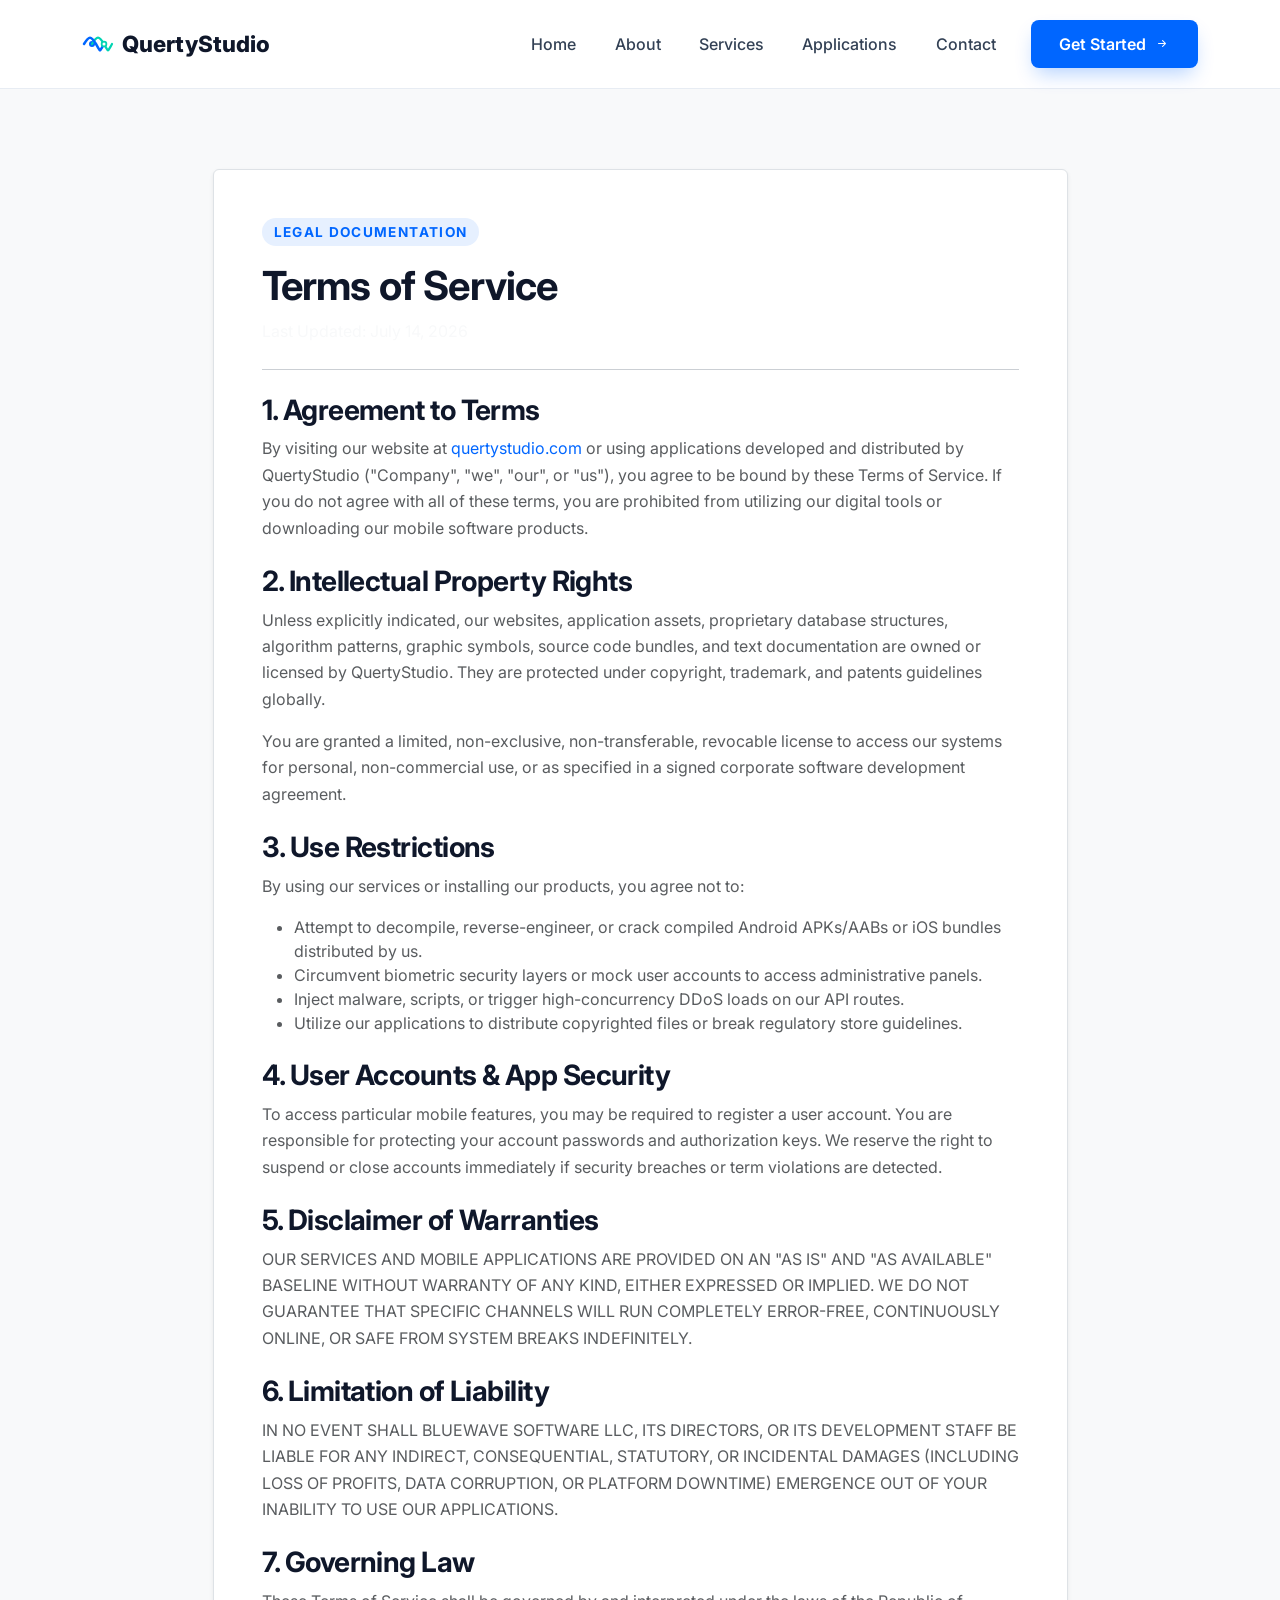
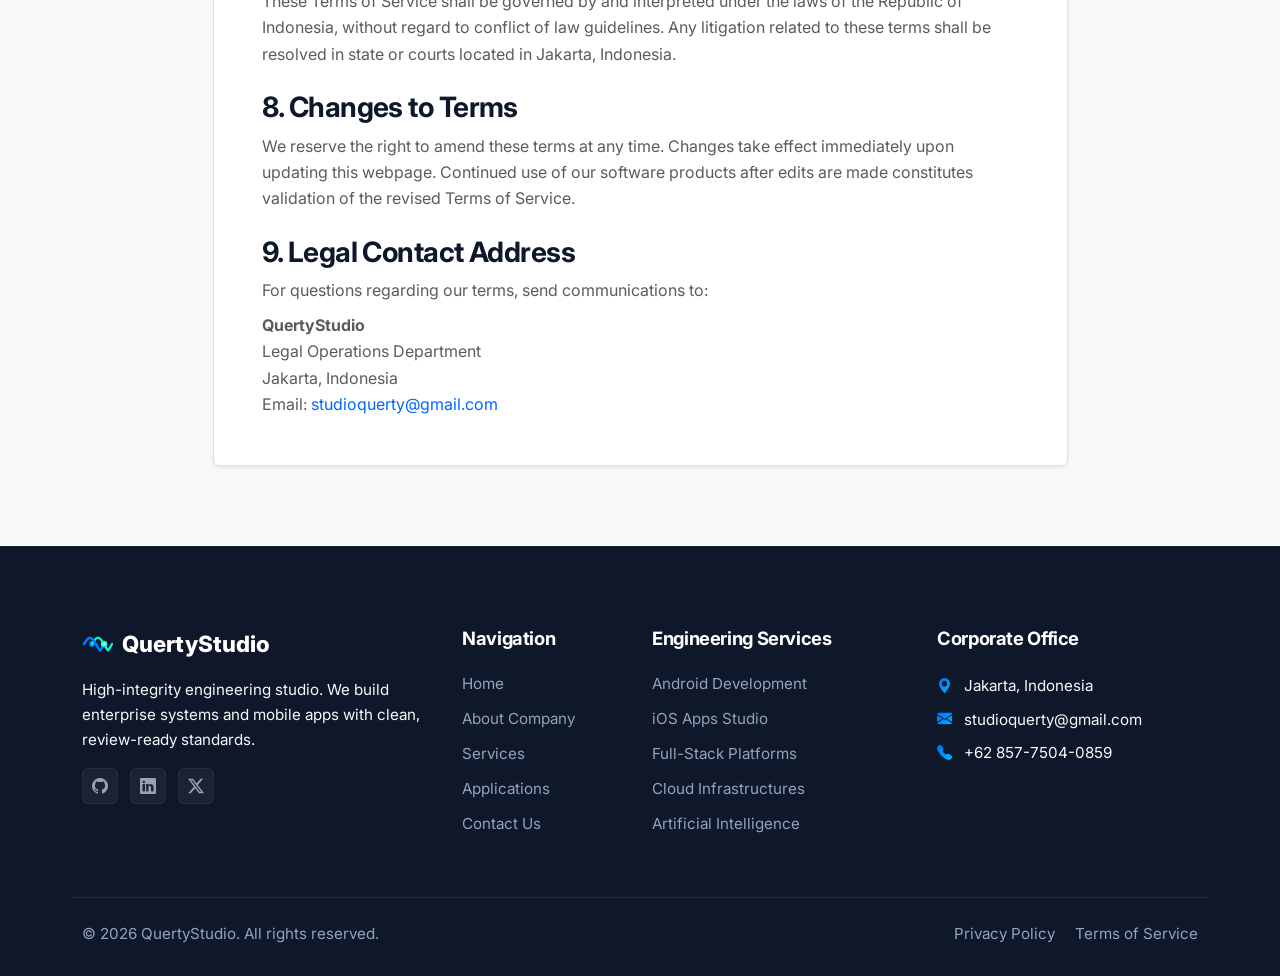
<file: terms-of-service.html>
<!DOCTYPE html>
<html lang="en">
<head>
  <meta charset="UTF-8">
  <meta name="viewport" content="width=device-width, initial-scale=1.0">
  
  <!-- Primary Meta Tags -->
  <title>Terms of Service | QuertyStudio Product terms</title>
  <meta name="description" content="Review the Terms of Service for QuertyStudio. Guidelines regarding user accounts, application licenses, liability limits, and governing California laws.">
  <meta name="robots" content="noindex, follow">
  <link rel="canonical" href="https://quertystudio.com/terms-of-service.html">

  <!-- Favicon -->
  <link rel="icon" type="image/svg+xml" href="./assets/images/logo.svg">
  <link rel="alternate icon" type="image/png" href="./assets/images/favicon-32x32.png">
  <link rel="apple-touch-icon" href="./assets/images/apple-touch-icon.png">

  <!-- Fonts & Icon Libraries -->
  <link rel="preconnect" href="https://fonts.googleapis.com">
  <link rel="preconnect" href="https://fonts.gstatic.com" crossorigin>
  <link rel="stylesheet" href="https://cdn.jsdelivr.net/npm/bootstrap@5.3.2/dist/css/bootstrap.min.css">
  <link rel="stylesheet" href="https://cdn.jsdelivr.net/npm/bootstrap-icons@1.11.2/font/bootstrap-icons.min.css">
  
  <!-- Custom Stylesheet -->
  <link rel="stylesheet" href="./assets/css/style.css">
</head>
<body>

  <!-- Navigation Bar -->
  <nav class="navbar navbar-expand-lg navbar-custom sticky-top">
    <div class="container">
      <a class="navbar-brand navbar-brand-custom" href="./index.html">
        <svg viewBox="0 0 512 512" width="32" height="32">
          <circle cx="160" cy="256" r="48" fill="#0066ff" />
          <path d="M 160 256 C 240 120, 272 120, 352 256 C 432 392, 400 392, 480 256" fill="none" stroke="#00d4b2" stroke-width="36" stroke-linecap="round" />
          <path d="M 32 256 C 112 120, 144 120, 224 256 C 304 392, 272 392, 352 256" fill="none" stroke="#0066ff" stroke-width="40" stroke-linecap="round" />
          <circle cx="352" cy="256" r="52" fill="#00d4b2" />
          <circle cx="352" cy="256" r="24" fill="#ffffff" />
        </svg>
        <span>QuertyStudio</span>
      </a>
      
      <button class="navbar-toggler" type="button" data-bs-toggle="collapse" data-bs-target="#mainNavbar" aria-controls="mainNavbar" aria-expanded="false" aria-label="Toggle navigation">
        <div class="hamburger">
          <span></span>
          <span></span>
          <span></span>
        </div>
      </button>
      
      <div class="collapse navbar-collapse" id="mainNavbar">
        <ul class="navbar-nav ms-auto mb-2 mb-lg-0 align-items-center">
          <li class="nav-item">
            <a class="nav-link" href="./index.html">Home</a>
          </li>
          <li class="nav-item">
            <a class="nav-link" href="./about.html">About</a>
          </li>
          <li class="nav-item">
            <a class="nav-link" href="./services.html">Services</a>
          </li>
          <li class="nav-item">
            <a class="nav-link" href="./portfolio.html">Applications</a>
          </li>
          <li class="nav-item">
            <a class="nav-link" href="./contact.html">Contact</a>
          </li>
          <li class="nav-item ms-lg-3">
            <a class="btn-primary-custom" href="./contact.html">
              <span>Get Started</span>
              <i class="bi bi-arrow-right-short"></i>
            </a>
          </li>
        </ul>
      </div>
    </div>
  </nav>

  <!-- Legal Terms Content -->
  <article class="section-padding bg-light">
    <div class="container">
      <div class="row justify-content-center">
        <div class="col-lg-9 bg-white p-4 p-md-5 rounded shadow-sm border">
          <span class="section-tag mb-3">Legal Documentation</span>
          <h1 class="mb-2">Terms of Service</h1>
          <p class="text-light fs-7 mb-4">Last Updated: July 14, 2026</p>
          
          <hr class="my-4">

          <section class="mb-4">
            <h3>1. Agreement to Terms</h3>
            <p class="text-muted">By visiting our website at <a href="https://quertystudio.com">quertystudio.com</a> or using applications developed and distributed by QuertyStudio ("Company", "we", "our", or "us"), you agree to be bound by these Terms of Service. If you do not agree with all of these terms, you are prohibited from utilizing our digital tools or downloading our mobile software products.</p>
          </section>

          <section class="mb-4">
            <h3>2. Intellectual Property Rights</h3>
            <p class="text-muted">Unless explicitly indicated, our websites, application assets, proprietary database structures, algorithm patterns, graphic symbols, source code bundles, and text documentation are owned or licensed by QuertyStudio. They are protected under copyright, trademark, and patents guidelines globally.</p>
            <p class="text-muted">You are granted a limited, non-exclusive, non-transferable, revocable license to access our systems for personal, non-commercial use, or as specified in a signed corporate software development agreement.</p>
          </section>

          <section class="mb-4">
            <h3>3. Use Restrictions</h3>
            <p class="text-muted">By using our services or installing our products, you agree not to:</p>
            <ul class="text-muted">
              <li>Attempt to decompile, reverse-engineer, or crack compiled Android APKs/AABs or iOS bundles distributed by us.</li>
              <li>Circumvent biometric security layers or mock user accounts to access administrative panels.</li>
              <li>Inject malware, scripts, or trigger high-concurrency DDoS loads on our API routes.</li>
              <li>Utilize our applications to distribute copyrighted files or break regulatory store guidelines.</li>
            </ul>
          </section>

          <section class="mb-4">
            <h3>4. User Accounts & App Security</h3>
            <p class="text-muted">To access particular mobile features, you may be required to register a user account. You are responsible for protecting your account passwords and authorization keys. We reserve the right to suspend or close accounts immediately if security breaches or term violations are detected.</p>
          </section>

          <section class="mb-4">
            <h3>5. Disclaimer of Warranties</h3>
            <p class="text-muted">OUR SERVICES AND MOBILE APPLICATIONS ARE PROVIDED ON AN "AS IS" AND "AS AVAILABLE" BASELINE WITHOUT WARRANTY OF ANY KIND, EITHER EXPRESSED OR IMPLIED. WE DO NOT GUARANTEE THAT SPECIFIC CHANNELS WILL RUN COMPLETELY ERROR-FREE, CONTINUOUSLY ONLINE, OR SAFE FROM SYSTEM BREAKS INDEFINITELY.</p>
          </section>

          <section class="mb-4">
            <h3>6. Limitation of Liability</h3>
            <p class="text-muted">IN NO EVENT SHALL BLUEWAVE SOFTWARE LLC, ITS DIRECTORS, OR ITS DEVELOPMENT STAFF BE LIABLE FOR ANY INDIRECT, CONSEQUENTIAL, STATUTORY, OR INCIDENTAL DAMAGES (INCLUDING LOSS OF PROFITS, DATA CORRUPTION, OR PLATFORM DOWNTIME) EMERGENCE OUT OF YOUR INABILITY TO USE OUR APPLICATIONS.</p>
          </section>

          <section class="mb-4">
            <h3>7. Governing Law</h3>
            <p class="text-muted">These Terms of Service shall be governed by and interpreted under the laws of the Republic of Indonesia, without regard to conflict of law guidelines. Any litigation related to these terms shall be resolved in state or courts located in Jakarta, Indonesia.</p>
          </section>

          <section class="mb-4">
            <h3>8. Changes to Terms</h3>
            <p class="text-muted">We reserve the right to amend these terms at any time. Changes take effect immediately upon updating this webpage. Continued use of our software products after edits are made constitutes validation of the revised Terms of Service.</p>
          </section>

          <section class="mb-0">
            <h3>9. Legal Contact Address</h3>
            <p class="text-muted mb-0">For questions regarding our terms, send communications to:</p>
            <p class="text-muted mt-2 mb-0"><strong>QuertyStudio</strong><br>
            Legal Operations Department<br>
            Jakarta, Indonesia<br>
            Email: <a href="mailto:studioquerty@gmail.com">studioquerty@gmail.com</a></p>
          </section>
        </div>
      </div>
    </div>
  </article>

  <!-- Footer -->
  <footer class="footer">
    <div class="container">
      <div class="row g-4">
        <!-- Col 1 -->
        <div class="col-lg-4 col-md-6">
          <a class="navbar-brand-custom text-white mb-3" href="./index.html" style="color:#fff !important;">
            <svg viewBox="0 0 512 512" width="32" height="32" style="filter: brightness(1.2);">
              <circle cx="160" cy="256" r="48" fill="#0066ff" />
              <path d="M 160 256 C 240 120, 272 120, 352 256 C 432 392, 400 392, 480 256" fill="none" stroke="#00d4b2" stroke-width="36" stroke-linecap="round" />
              <path d="M 32 256 C 112 120, 144 120, 224 256 C 304 392, 272 392, 352 256" fill="none" stroke="#0066ff" stroke-width="40" stroke-linecap="round" />
              <circle cx="352" cy="256" r="52" fill="#00d4b2" />
              <circle cx="352" cy="256" r="24" fill="#ffffff" />
            </svg>
            <span class="text-white">QuertyStudio</span>
          </a>
          <p class="text-light mt-3">High-integrity engineering studio. We build enterprise systems and mobile apps with clean, review-ready standards.</p>
          <div class="social-links mt-3">
            <a href="https://github.com/quertystudio" target="_blank" rel="noopener" class="social-link-btn" aria-label="GitHub Page"><i class="bi bi-github"></i></a>
            <a href="https://linkedin.com/company/quertystudio" target="_blank" rel="noopener" class="social-link-btn" aria-label="LinkedIn Page"><i class="bi bi-linkedin"></i></a>
            <a href="https://twitter.com/quertystudio" target="_blank" rel="noopener" class="social-link-btn" aria-label="Twitter Account"><i class="bi bi-twitter-x"></i></a>
          </div>
        </div>
        <!-- Col 2 -->
        <div class="col-lg-2 col-md-6">
          <h4 class="footer-title">Navigation</h4>
          <ul class="footer-links">
            <li><a href="./index.html">Home</a></li>
            <li><a href="./about.html">About Company</a></li>
            <li><a href="./services.html">Services</a></li>
            <li><a href="./portfolio.html">Applications</a></li>
            <li><a href="./contact.html">Contact Us</a></li>
          </ul>
        </div>
        <!-- Col 3 -->
        <div class="col-lg-3 col-md-6">
          <h4 class="footer-title">Engineering Services</h4>
          <ul class="footer-links">
            <li><a href="./services.html">Android Development</a></li>
            <li><a href="./services.html">iOS Apps Studio</a></li>
            <li><a href="./services.html">Full-Stack Platforms</a></li>
            <li><a href="./services.html">Cloud Infrastructures</a></li>
            <li><a href="./services.html">Artificial Intelligence</a></li>
          </ul>
        </div>
        <!-- Col 4 -->
        <div class="col-lg-3 col-md-6">
          <h4 class="footer-title">Corporate Office</h4>
          <p class="text-light mb-2"><i class="bi bi-geo-alt-fill text-gradient me-2"></i> Jakarta, Indonesia</p>
          <p class="text-light mb-2"><i class="bi bi-envelope-fill text-gradient me-2"></i> studioquerty@gmail.com</p>
          <p class="text-light"><i class="bi bi-telephone-fill text-gradient me-2"></i> +62 857-7504-0859</p>
        </div>
      </div>
      
      <!-- Footer Bottom -->
      <div class="row footer-bottom">
        <div class="col-md-6 text-center text-md-start mb-3 mb-md-0">
          <span>&copy; 2026 QuertyStudio. All rights reserved.</span>
        </div>
        <div class="col-md-6 text-center text-md-end">
          <a href="./privacy-policy.html" class="me-3">Privacy Policy</a>
          <a href="./terms-of-service.html">Terms of Service</a>
        </div>
      </div>
    </div>
  </footer>

  <!-- Scroll to Top -->
  <button class="back-to-top" aria-label="Scroll to top">
    <i class="bi bi-chevron-up"></i>
  </button>

  <!-- JS Dependencies -->
  <script src="https://cdn.jsdelivr.net/npm/bootstrap@5.3.2/dist/js/bootstrap.bundle.min.js"></script>
  <script src="./assets/js/main.js"></script>
</body>
</html>
</file>
<file: assets/css/style.css>
/* ==========================================================================
   Design System & Custom CSS - QuertyStudio
   ========================================================================== */

/* Import Google Font (Inter) */
@import url('https://fonts.googleapis.com/css2?family=Inter:wght@300;400;500;600;700;800&display=swap');

:root {
  /* Color Palette */
  --primary-rgb: 0, 102, 255;
  --primary: rgb(var(--primary-rgb));
  --primary-hover: #0052cc;
  --primary-light: #e6f0ff;
  --primary-ultra-light: #f0f7ff;
  --secondary: #00d4b2;
  --secondary-hover: #00b395;
  --dark-rgb: 15, 23, 42;
  --dark: rgb(var(--dark-rgb));
  --light: #f8fafc;
  --white: #ffffff;
  --border-color: #e2e8f0;
  
  /* Text Colors */
  --text-main: #334155;
  --text-muted: #64748b;
  --text-light: #94a3b8;
  
  /* Fonts */
  --font-sans: 'Inter', -apple-system, BlinkMacSystemFont, "Segoe UI", Roboto, sans-serif;
  
  /* Transitions */
  --transition-fast: all 0.2s cubic-bezier(0.4, 0, 0.2, 1);
  --transition-normal: all 0.3s cubic-bezier(0.4, 0, 0.2, 1);
  --transition-slow: all 0.5s cubic-bezier(0.4, 0, 0.2, 1);
  
  /* Shadows */
  --shadow-sm: 0 1px 2px 0 rgba(0, 0, 0, 0.05);
  --shadow-md: 0 4px 6px -1px rgba(0, 0, 0, 0.05), 0 2px 4px -2px rgba(0, 0, 0, 0.05);
  --shadow-lg: 0 10px 15px -3px rgba(0, 0, 0, 0.05), 0 4px 6px -4px rgba(0, 0, 0, 0.05);
  --shadow-xl: 0 20px 25px -5px rgba(0, 0, 0, 0.05), 0 8px 10px -6px rgba(0, 0, 0, 0.05);
  --shadow-primary: 0 10px 20px -5px rgba(0, 102, 255, 0.3);
}

/* --- Base Styles --- */
body {
  font-family: var(--font-sans);
  color: var(--text-main);
  background-color: var(--white);
  overflow-x: hidden;
  position: relative;
  -webkit-font-smoothing: antialiased;
  -moz-osx-font-smoothing: grayscale;
}

h1, h2, h3, h4, h5, h6 {
  font-weight: 700;
  color: var(--dark);
  letter-spacing: -0.02em;
}

p {
  line-height: 1.65;
  color: var(--text-muted);
}

a {
  color: var(--primary);
  text-decoration: none;
  transition: var(--transition-fast);
}

a:hover {
  color: var(--primary-hover);
}

/* --- Utilities & Custom Classes --- */
.text-gradient {
  background: linear-gradient(135deg, var(--primary) 0%, #00b8ff 100%);
  -webkit-background-clip: text;
  -webkit-text-fill-color: transparent;
}

.bg-gradient-blue {
  background: linear-gradient(135deg, var(--primary-ultra-light) 0%, var(--white) 100%);
}

.bg-gradient-dark {
  background: linear-gradient(135deg, var(--dark) 0%, #1e293b 100%);
}

.btn-primary-custom {
  background-color: var(--primary);
  color: var(--white) !important;
  font-weight: 600;
  padding: 0.75rem 1.75rem;
  border-radius: 8px;
  border: none;
  box-shadow: var(--shadow-primary);
  transition: var(--transition-normal);
  display: inline-flex;
  align-items: center;
  gap: 0.5rem;
}

.btn-primary-custom:hover {
  background-color: var(--primary-hover);
  transform: translateY(-2px);
  box-shadow: 0 12px 24px -5px rgba(0, 102, 255, 0.4);
}

.btn-secondary-custom {
  background-color: var(--primary-light);
  color: var(--primary) !important;
  font-weight: 600;
  padding: 0.75rem 1.75rem;
  border-radius: 8px;
  border: 1px solid rgba(var(--primary-rgb), 0.1);
  transition: var(--transition-normal);
  display: inline-flex;
  align-items: center;
  gap: 0.5rem;
}

.btn-secondary-custom:hover {
  background-color: rgba(var(--primary-rgb), 0.15);
  transform: translateY(-2px);
}

.section-padding {
  padding: 80px 0;
}

@media (max-width: 768px) {
  .section-padding {
    padding: 60px 0;
  }
}

.section-title-wrapper {
  margin-bottom: 50px;
}

.section-tag {
  font-size: 0.85rem;
  font-weight: 700;
  text-transform: uppercase;
  letter-spacing: 0.1em;
  color: var(--primary);
  display: inline-block;
  margin-bottom: 0.75rem;
  background-color: var(--primary-light);
  padding: 0.25rem 0.75rem;
  border-radius: 20px;
}

/* --- Navigation Bar --- */
.navbar-custom {
  background-color: rgba(255, 255, 255, 0.85);
  backdrop-filter: blur(12px);
  -webkit-backdrop-filter: blur(12px);
  border-bottom: 1px solid rgba(226, 232, 240, 0.8);
  transition: var(--transition-normal);
  padding: 1.25rem 0;
  z-index: 1000;
}

.navbar-custom.scrolled {
  padding: 0.75rem 0;
  box-shadow: var(--shadow-md);
  background-color: rgba(255, 255, 255, 0.95);
}

.navbar-brand-custom {
  font-weight: 800;
  font-size: 1.4rem;
  display: flex;
  align-items: center;
  gap: 0.5rem;
  color: var(--dark) !important;
}

.navbar-brand-custom svg {
  width: 32px;
  height: 32px;
}

.navbar-nav .nav-link {
  font-weight: 500;
  color: var(--text-main);
  padding: 0.5rem 1.2rem !important;
  position: relative;
  transition: var(--transition-fast);
}

.navbar-nav .nav-link:hover,
.navbar-nav .nav-link.active {
  color: var(--primary) !important;
}

.navbar-nav .nav-link::after {
  content: '';
  position: absolute;
  bottom: 0;
  left: 1.2rem;
  right: 1.2rem;
  height: 2px;
  background-color: var(--primary);
  transform: scaleX(0);
  transition: var(--transition-fast);
  transform-origin: bottom right;
}

.navbar-nav .nav-link:hover::after,
.navbar-nav .nav-link.active::after {
  transform: scaleX(1);
  transform-origin: bottom left;
}

.navbar-toggler {
  border: none;
  padding: 0;
}

.navbar-toggler:focus {
  box-shadow: none;
}

.hamburger {
  cursor: pointer;
  width: 24px;
  height: 20px;
  position: relative;
}

.hamburger span {
  display: block;
  position: absolute;
  height: 2px;
  width: 100%;
  background: var(--dark);
  border-radius: 9px;
  opacity: 1;
  left: 0;
  transform: rotate(0deg);
  transition: .25s ease-in-out;
}

.hamburger span:nth-child(1) { top: 0px; }
.hamburger span:nth-child(2) { top: 9px; }
.hamburger span:nth-child(3) { top: 18px; }

.navbar-toggler[aria-expanded="true"] .hamburger span:nth-child(1) {
  top: 9px;
  transform: rotate(135deg);
}
.navbar-toggler[aria-expanded="true"] .hamburger span:nth-child(2) {
  opacity: 0;
  left: -60px;
}
.navbar-toggler[aria-expanded="true"] .hamburger span:nth-child(3) {
  top: 9px;
  transform: rotate(-135deg);
}

/* --- Hero Section --- */
.hero-section {
  position: relative;
  padding-top: 140px;
  padding-bottom: 90px;
  overflow: hidden;
  background-color: var(--white);
}

.hero-shape-1 {
  position: absolute;
  top: -10%;
  right: -5%;
  width: 50%;
  height: 60%;
  background: radial-gradient(circle, rgba(0, 102, 255, 0.05) 0%, rgba(255, 255, 255, 0) 70%);
  z-index: 1;
}

.hero-shape-2 {
  position: absolute;
  bottom: -10%;
  left: -5%;
  width: 40%;
  height: 50%;
  background: radial-gradient(circle, rgba(0, 212, 178, 0.05) 0%, rgba(255, 255, 255, 0) 70%);
  z-index: 1;
}

.hero-content {
  position: relative;
  z-index: 2;
}

.hero-title {
  font-size: 3.5rem;
  font-weight: 800;
  line-height: 1.15;
  margin-bottom: 1.5rem;
}

@media (max-width: 991px) {
  .hero-title {
    font-size: 2.8rem;
  }
}

.hero-lead {
  font-size: 1.15rem;
  margin-bottom: 2rem;
  max-width: 550px;
}

.hero-illustration-wrapper {
  position: relative;
  z-index: 2;
}

/* Floating Animation */
.float-animation {
  animation: float 6s ease-in-out infinite;
}

@keyframes float {
  0% { transform: translateY(0px); }
  50% { transform: translateY(-15px); }
  100% { transform: translateY(0px); }
}

/* --- Features & Stats --- */
.feature-card {
  padding: 2.5rem;
  background-color: var(--white);
  border: 1px solid var(--border-color);
  border-radius: 12px;
  box-shadow: var(--shadow-sm);
  transition: var(--transition-normal);
  height: 100%;
}

.feature-card:hover {
  transform: translateY(-8px);
  box-shadow: var(--shadow-lg);
  border-color: rgba(var(--primary-rgb), 0.2);
}

.feature-icon-wrapper {
  width: 60px;
  height: 60px;
  background-color: var(--primary-light);
  color: var(--primary);
  border-radius: 10px;
  display: flex;
  align-items: center;
  justify-content: center;
  font-size: 1.5rem;
  margin-bottom: 1.5rem;
  transition: var(--transition-normal);
}

.feature-card:hover .feature-icon-wrapper {
  background-color: var(--primary);
  color: var(--white);
  transform: scale(1.05);
}

/* --- Stats Counter --- */
.stats-section {
  background-color: var(--dark);
  color: var(--white);
  padding: 60px 0;
  position: relative;
  z-index: 2;
}

.stat-item {
  text-align: center;
}

.stat-number {
  font-size: 3rem;
  font-weight: 800;
  color: var(--white);
  margin-bottom: 0.5rem;
  background: linear-gradient(135deg, #ffffff 0%, var(--primary-light) 100%);
  -webkit-background-clip: text;
  -webkit-text-fill-color: transparent;
}

.stat-label {
  font-size: 0.95rem;
  font-weight: 600;
  text-transform: uppercase;
  letter-spacing: 0.05em;
  color: var(--text-light);
}

/* --- Services & Solutions --- */
.service-card {
  background: var(--white);
  border: 1px solid var(--border-color);
  border-radius: 12px;
  padding: 2.25rem;
  box-shadow: var(--shadow-sm);
  transition: var(--transition-normal);
  height: 100%;
  position: relative;
  overflow: hidden;
}

.service-card::before {
  content: '';
  position: absolute;
  top: 0;
  left: 0;
  width: 100%;
  height: 4px;
  background: linear-gradient(90deg, var(--primary) 0%, var(--secondary) 100%);
  transform: scaleX(0);
  transform-origin: left;
  transition: var(--transition-normal);
}

.service-card:hover::before {
  transform: scaleX(1);
}

.service-card:hover {
  transform: translateY(-5px);
  box-shadow: var(--shadow-lg);
  border-color: rgba(var(--primary-rgb), 0.15);
}

.service-icon-box {
  width: 50px;
  height: 50px;
  background-color: var(--primary-ultra-light);
  color: var(--primary);
  border-radius: 8px;
  display: flex;
  align-items: center;
  justify-content: center;
  font-size: 1.35rem;
  margin-bottom: 1.25rem;
  transition: var(--transition-fast);
}

.service-card:hover .service-icon-box {
  background-color: var(--primary);
  color: var(--white);
}

.service-features-list {
  list-style: none;
  padding-left: 0;
  margin-top: 1rem;
  margin-bottom: 0;
}

.service-features-list li {
  font-size: 0.9rem;
  color: var(--text-muted);
  margin-bottom: 0.5rem;
  display: flex;
  align-items: center;
  gap: 0.5rem;
}

.service-features-list li i {
  color: var(--secondary);
  font-size: 1rem;
}

/* --- Why Choose Us & Process --- */
.why-choose-item {
  display: flex;
  gap: 1.25rem;
  margin-bottom: 1.75rem;
}

.why-choose-icon {
  flex-shrink: 0;
  width: 48px;
  height: 48px;
  background-color: var(--primary-light);
  color: var(--primary);
  border-radius: 50%;
  display: flex;
  align-items: center;
  justify-content: center;
  font-size: 1.25rem;
}

.process-step {
  text-align: center;
  position: relative;
  padding: 0 15px;
}

.process-number-wrapper {
  position: relative;
  display: inline-block;
  margin-bottom: 1.5rem;
}

.process-number {
  width: 70px;
  height: 70px;
  background-color: var(--white);
  border: 3px solid var(--primary);
  color: var(--primary);
  border-radius: 50%;
  display: flex;
  align-items: center;
  justify-content: center;
  font-size: 1.5rem;
  font-weight: 700;
  box-shadow: var(--shadow-md);
  position: relative;
  z-index: 2;
  transition: var(--transition-normal);
}

.process-step:hover .process-number {
  background-color: var(--primary);
  color: var(--white);
  transform: scale(1.05);
  box-shadow: var(--shadow-primary);
}

/* Connector line */
.process-step::after {
  content: '';
  position: absolute;
  top: 35px;
  left: calc(50% + 35px);
  width: calc(100% - 70px);
  height: 2px;
  background-color: var(--border-color);
  z-index: 1;
}

.process-step:last-child::after {
  display: none;
}

@media (max-width: 991px) {
  .process-step {
    margin-bottom: 30px;
  }
  .process-step::after {
    display: none;
  }
}

/* --- Portfolio Grid --- */
.portfolio-filters {
  display: flex;
  justify-content: center;
  flex-wrap: wrap;
  gap: 0.5rem;
  margin-bottom: 2.5rem;
}

.portfolio-btn {
  padding: 0.5rem 1.25rem;
  border-radius: 30px;
  border: 1px solid var(--border-color);
  background-color: var(--white);
  color: var(--text-muted);
  font-weight: 600;
  font-size: 0.9rem;
  transition: var(--transition-fast);
}

.portfolio-btn.active,
.portfolio-btn:hover {
  background-color: var(--primary);
  color: var(--white);
  border-color: var(--primary);
}

.portfolio-item {
  transition: var(--transition-normal);
  display: block;
}

.portfolio-card {
  background-color: var(--white);
  border: 1px solid var(--border-color);
  border-radius: 12px;
  overflow: hidden;
  box-shadow: var(--shadow-sm);
  height: 100%;
  transition: var(--transition-normal);
}

.portfolio-card:hover {
  transform: translateY(-8px);
  box-shadow: var(--shadow-xl);
  border-color: rgba(var(--primary-rgb), 0.15);
}

.portfolio-img-wrapper {
  position: relative;
  overflow: hidden;
  background-color: var(--primary-light);
  aspect-ratio: 16/10;
  display: flex;
  align-items: center;
  justify-content: center;
}

.portfolio-img-wrapper img {
  width: 100%;
  height: 100%;
  object-fit: cover;
  transition: var(--transition-slow);
}

.portfolio-card:hover .portfolio-img-wrapper img {
  transform: scale(1.08);
}

.portfolio-badge {
  position: absolute;
  top: 1rem;
  left: 1rem;
  background-color: rgba(var(--dark-rgb), 0.8);
  backdrop-filter: blur(4px);
  color: var(--white);
  font-size: 0.75rem;
  font-weight: 600;
  padding: 0.25rem 0.75rem;
  border-radius: 20px;
  z-index: 2;
}

.portfolio-content {
  padding: 1.5rem;
}

.portfolio-tech-tags {
  display: flex;
  flex-wrap: wrap;
  gap: 0.4rem;
  margin-top: 1rem;
  margin-bottom: 1.25rem;
}

.tech-tag {
  font-size: 0.75rem;
  font-weight: 600;
  color: var(--primary);
  background-color: var(--primary-light);
  padding: 0.2rem 0.6rem;
  border-radius: 4px;
}

.play-store-btn {
  display: inline-flex;
  align-items: center;
  gap: 0.5rem;
  background-color: var(--dark);
  color: var(--white);
  border-radius: 6px;
  padding: 0.5rem 1rem;
  font-size: 0.85rem;
  font-weight: 600;
  border: 1px solid rgba(255, 255, 255, 0.1);
  transition: var(--transition-fast);
}

.play-store-btn:hover {
  background-color: var(--primary);
  color: var(--white);
  border-color: var(--primary);
  transform: translateY(-1px);
}

.play-store-btn i {
  font-size: 1.1rem;
}

/* --- About Page Timeline --- */
.timeline {
  position: relative;
  max-width: 800px;
  margin: 0 auto;
  padding: 40px 0;
}

.timeline::after {
  content: '';
  position: absolute;
  width: 2px;
  background-color: var(--border-color);
  top: 0;
  bottom: 0;
  left: 50%;
  margin-left: -1px;
}

@media (max-width: 767px) {
  .timeline::after {
    left: 31px;
  }
}

.timeline-container {
  padding: 10px 40px;
  position: relative;
  background-color: inherit;
  width: 50%;
}

@media (max-width: 767px) {
  .timeline-container {
    width: 100%;
    padding-left: 70px;
    padding-right: 25px;
  }
}

.timeline-container::after {
  content: '';
  position: absolute;
  width: 16px;
  height: 16px;
  right: -8px;
  background-color: var(--white);
  border: 4px solid var(--primary);
  top: 22px;
  border-radius: 50%;
  z-index: 1;
}

@media (max-width: 767px) {
  .timeline-container::after {
    left: 23px;
    top: 22px;
  }
}

.timeline-left {
  left: 0;
}

.timeline-right {
  left: 50%;
}

@media (max-width: 767px) {
  .timeline-right {
    left: 0%;
  }
}

.timeline-left::after {
  /* left timeline dot is centered */
}

.timeline-right::after {
  left: -8px;
}

@media (max-width: 767px) {
  .timeline-right::after {
    left: 23px;
  }
}

.timeline-content {
  padding: 1.5rem;
  background-color: var(--white);
  position: relative;
  border-radius: 8px;
  border: 1px solid var(--border-color);
  box-shadow: var(--shadow-sm);
}

.timeline-date {
  font-weight: 700;
  color: var(--primary);
  font-size: 1.1rem;
  margin-bottom: 0.5rem;
}

/* --- Team Cards --- */
.team-card {
  background-color: var(--white);
  border: 1px solid var(--border-color);
  border-radius: 12px;
  overflow: hidden;
  box-shadow: var(--shadow-sm);
  text-align: center;
  transition: var(--transition-normal);
  height: 100%;
}

.team-card:hover {
  transform: translateY(-8px);
  box-shadow: var(--shadow-lg);
  border-color: rgba(var(--primary-rgb), 0.15);
}

.team-img-wrapper {
  position: relative;
  overflow: hidden;
  aspect-ratio: 1/1;
  background-color: var(--primary-light);
  display: flex;
  align-items: center;
  justify-content: center;
}

.team-img-wrapper img {
  width: 100%;
  height: 100%;
  object-fit: cover;
  transition: var(--transition-normal);
}

.team-card:hover .team-img-wrapper img {
  transform: scale(1.05);
}

.team-socials {
  position: absolute;
  bottom: 0;
  left: 0;
  right: 0;
  padding: 1rem;
  background: linear-gradient(to top, rgba(0, 0, 0, 0.7) 0%, rgba(0, 0, 0, 0) 100%);
  display: flex;
  justify-content: center;
  gap: 1rem;
  transform: translateY(100%);
  transition: var(--transition-normal);
}

.team-card:hover .team-socials {
  transform: translateY(0);
}

.team-social-link {
  color: var(--white);
  font-size: 1.1rem;
  transition: var(--transition-fast);
}

.team-social-link:hover {
  color: var(--secondary);
}

.team-info {
  padding: 1.5rem;
}

.team-role {
  font-size: 0.85rem;
  font-weight: 600;
  color: var(--primary);
  text-transform: uppercase;
  letter-spacing: 0.05em;
  margin-bottom: 0.5rem;
}

/* --- FAQ Accordion --- */
.accordion-custom .accordion-item {
  border: 1px solid var(--border-color);
  border-radius: 8px !important;
  margin-bottom: 1rem;
  overflow: hidden;
  box-shadow: var(--shadow-sm);
  transition: var(--transition-fast);
}

.accordion-custom .accordion-item:hover {
  border-color: rgba(var(--primary-rgb), 0.2);
}

.accordion-custom .accordion-button {
  font-weight: 600;
  color: var(--dark);
  padding: 1.25rem 1.5rem;
  background-color: var(--white);
}

.accordion-custom .accordion-button:not(.collapsed) {
  color: var(--primary);
  background-color: var(--primary-ultra-light);
  box-shadow: none;
}

.accordion-custom .accordion-button::after {
  background-size: 1.25rem;
  transition: var(--transition-fast);
}

.accordion-custom .accordion-button:focus {
  box-shadow: none;
}

.accordion-custom .accordion-body {
  padding: 1.25rem 1.5rem 1.5rem 1.5rem;
  background-color: var(--white);
  color: var(--text-muted);
  line-height: 1.65;
}

/* --- Client Trust Logos --- */
.brand-logo-item {
  display: flex;
  align-items: center;
  justify-content: center;
  height: 80px;
  filter: grayscale(100%);
  opacity: 0.5;
  transition: var(--transition-fast);
}

.brand-logo-item:hover {
  filter: grayscale(0%);
  opacity: 0.9;
}

.brand-logo-item svg {
  max-width: 140px;
  height: auto;
  max-height: 45px;
}

/* --- Contact Section & Page --- */
.contact-info-card {
  padding: 2.25rem;
  background-color: var(--white);
  border: 1px solid var(--border-color);
  border-radius: 12px;
  box-shadow: var(--shadow-sm);
  height: 100%;
}

.contact-info-item {
  display: flex;
  gap: 1.25rem;
  margin-bottom: 1.5rem;
}

.contact-info-item:last-child {
  margin-bottom: 0;
}

.contact-info-icon {
  width: 44px;
  height: 44px;
  background-color: var(--primary-light);
  color: var(--primary);
  border-radius: 8px;
  display: flex;
  align-items: center;
  justify-content: center;
  font-size: 1.15rem;
  flex-shrink: 0;
}

.contact-form-card {
  padding: 2.5rem;
  background-color: var(--white);
  border: 1px solid var(--border-color);
  border-radius: 12px;
  box-shadow: var(--shadow-sm);
}

@media (max-width: 576px) {
  .contact-form-card {
    padding: 1.75rem;
  }
}

.form-control-custom {
  border: 1px solid var(--border-color);
  border-radius: 8px;
  padding: 0.75rem 1rem;
  font-size: 0.95rem;
  color: var(--dark);
  transition: var(--transition-fast);
}

.form-control-custom:focus {
  border-color: var(--primary);
  box-shadow: 0 0 0 4px rgba(0, 102, 255, 0.1);
  outline: 0;
}

.map-wrapper {
  border-radius: 12px;
  overflow: hidden;
  box-shadow: var(--shadow-sm);
  border: 1px solid var(--border-color);
}

/* --- Footer --- */
.footer {
  background-color: var(--dark);
  color: var(--white);
  padding: 80px 0 30px 0;
  font-size: 0.95rem;
  border-top: 1px solid rgba(255, 255, 255, 0.05);
}

.footer-title {
  color: var(--white);
  font-size: 1.15rem;
  font-weight: 700;
  margin-bottom: 1.5rem;
  position: relative;
}

.footer-links {
  list-style: none;
  padding-left: 0;
  margin-bottom: 0;
}

.footer-links li {
  margin-bottom: 0.75rem;
}

.footer-links a {
  color: var(--text-light);
  transition: var(--transition-fast);
  display: inline-block;
}

.footer-links a:hover {
  color: var(--white);
  transform: translateX(3px);
}

.social-links {
  display: flex;
  gap: 0.75rem;
}

.social-link-btn {
  width: 36px;
  height: 36px;
  border-radius: 6px;
  background-color: rgba(255, 255, 255, 0.05);
  color: var(--text-light);
  display: flex;
  align-items: center;
  justify-content: center;
  font-size: 1rem;
  transition: var(--transition-fast);
  border: 1px solid rgba(255, 255, 255, 0.05);
}

.social-link-btn:hover {
  background-color: var(--primary);
  color: var(--white);
  border-color: var(--primary);
  transform: translateY(-2px);
}

.footer-bottom {
  margin-top: 50px;
  padding-top: 25px;
  border-top: 1px solid rgba(255, 255, 255, 0.08);
  color: var(--text-light);
}

.footer-bottom a {
  color: var(--text-light);
}

.footer-bottom a:hover {
  color: var(--white);
}

/* --- SEO Structured Data, Accessibility, Scroll Top --- */
.back-to-top {
  position: fixed;
  bottom: 25px;
  right: 25px;
  width: 44px;
  height: 44px;
  background-color: var(--primary);
  color: var(--white);
  border-radius: 50%;
  display: flex;
  align-items: center;
  justify-content: center;
  box-shadow: var(--shadow-primary);
  z-index: 99;
  border: none;
  opacity: 0;
  visibility: hidden;
  transition: var(--transition-normal);
}

.back-to-top.visible {
  opacity: 1;
  visibility: visible;
}

.back-to-top:hover {
  background-color: var(--primary-hover);
  transform: translateY(-3px);
}

/* Screen readers helper */
.sr-only {
  position: absolute;
  width: 1px;
  height: 1px;
  padding: 0;
  margin: -1px;
  overflow: hidden;
  clip: rect(0, 0, 0, 0);
  white-space: nowrap;
  border: 0;
}

/* --- SVG Illustrations --- */
.svg-illustration {
  width: 100%;
  height: auto;
  max-width: 550px;
  display: block;
  margin: 0 auto;
}

.svg-illustration-small {
  max-width: 400px;
}

/* --- Toast notification style --- */
.toast-custom {
  position: fixed;
  bottom: 30px;
  left: 30px;
  z-index: 1050;
  display: flex;
  align-items: center;
  gap: 0.75rem;
  background-color: var(--dark);
  color: var(--white);
  padding: 1rem 1.5rem;
  border-radius: 8px;
  box-shadow: var(--shadow-xl);
  opacity: 0;
  transform: translateY(20px);
  transition: var(--transition-normal);
  pointer-events: none;
}

.toast-custom.show {
  opacity: 1;
  transform: translateY(0);
  pointer-events: auto;
}

.toast-custom i {
  color: var(--secondary);
  font-size: 1.25rem;
}
</file>
